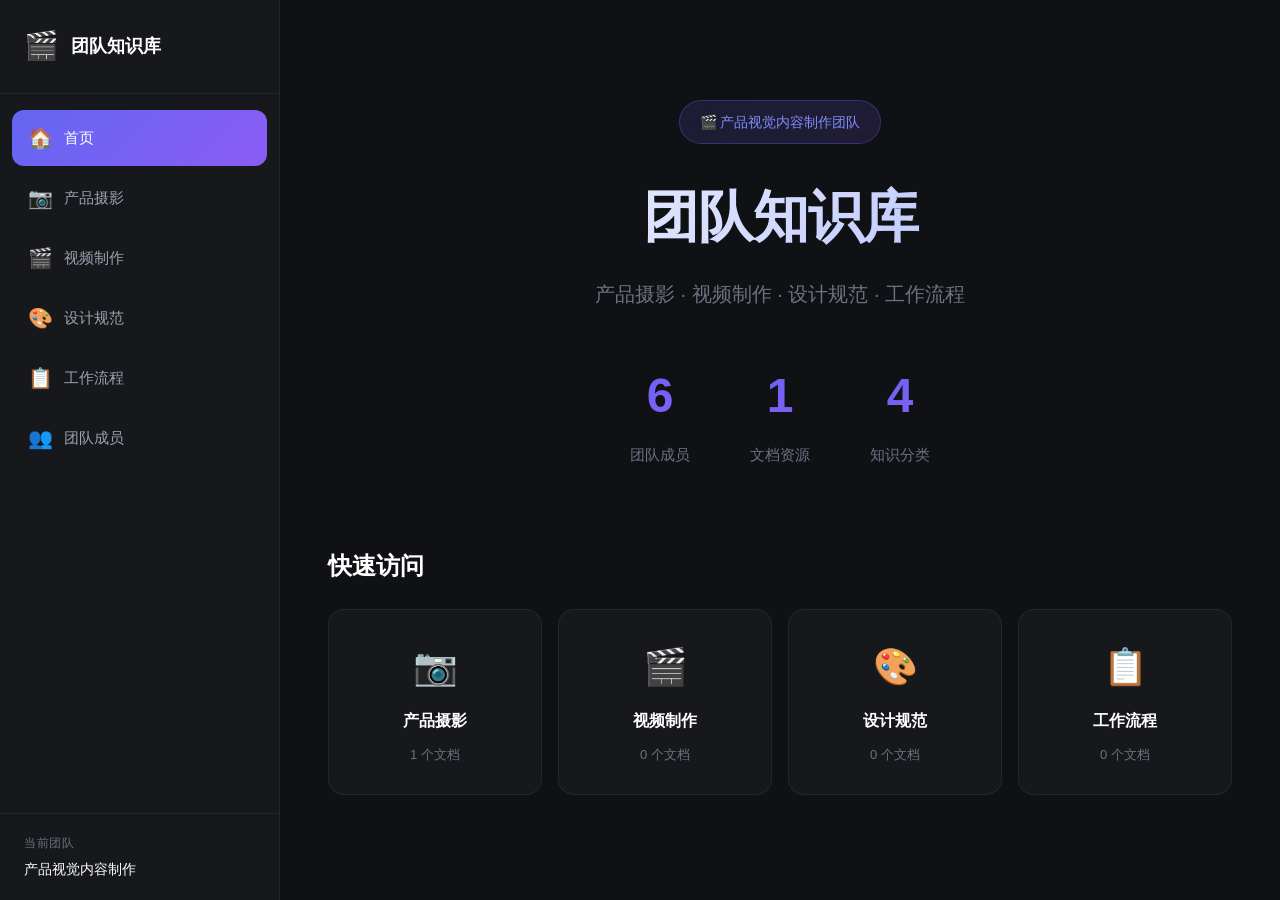
<file: index.html>
<!DOCTYPE html>
<html lang="zh-CN">
<head>
    <meta charset="UTF-8">
    <meta name="viewport" content="width=device-width, initial-scale=1.0">
    <title>产品视觉内容制作团队 - 知识库</title>
    <style>
        * {
            margin: 0;
            padding: 0;
            box-sizing: border-box;
        }

        :root {
            --bg-primary: #0F1115;
            --bg-secondary: rgba(255, 255, 255, 0.03);
            --bg-tertiary: rgba(255, 255, 255, 0.05);
            --border-color: rgba(255, 255, 255, 0.06);
            --text-primary: #ffffff;
            --text-secondary: #9CA3AF;
            --text-muted: #6B7280;
            --accent-primary: #6366F1;
            --accent-secondary: #8B5CF6;
            --radius: 16px;
            --radius-sm: 12px;
        }

        body {
            font-family: -apple-system, BlinkMacSystemFont, 'Inter', 'SF Pro Display', 'Segoe UI', 'PingFang SC', sans-serif;
            background: var(--bg-primary);
            color: var(--text-primary);
            line-height: 1.6;
            -webkit-font-smoothing: antialiased;
        }

        .app {
            display: flex;
            min-height: 100vh;
        }

        /* Sidebar */
        .sidebar {
            width: 280px;
            background: var(--bg-secondary);
            border-right: 1px solid var(--border-color);
            display: flex;
            flex-direction: column;
            position: fixed;
            height: 100vh;
            left: 0;
            top: 0;
        }

        .sidebar-header {
            padding: 24px;
            border-bottom: 1px solid var(--border-color);
        }

        .logo {
            display: flex;
            align-items: center;
            gap: 12px;
        }

        .logo-icon {
            font-size: 28px;
        }

        .logo-text {
            font-size: 18px;
            font-weight: 600;
            color: var(--text-primary);
        }

        .sidebar-nav {
            flex: 1;
            padding: 16px 12px;
            display: flex;
            flex-direction: column;
            gap: 4px;
        }

        .nav-item {
            display: flex;
            align-items: center;
            gap: 12px;
            padding: 12px 16px;
            border-radius: var(--radius-sm);
            background: transparent;
            border: none;
            color: var(--text-secondary);
            font-size: 15px;
            font-weight: 500;
            cursor: pointer;
            transition: all 0.2s ease;
            text-align: left;
            text-decoration: none;
        }

        .nav-item:hover {
            background: var(--bg-tertiary);
            color: var(--text-primary);
        }

        .nav-item.active {
            background: linear-gradient(135deg, #6366F1 0%, #8B5CF6 100%);
            color: white;
        }

        .nav-icon {
            font-size: 20px;
            width: 24px;
            text-align: center;
        }

        .sidebar-footer {
            padding: 20px 24px;
            border-top: 1px solid var(--border-color);
        }

        .team-info {
            display: flex;
            flex-direction: column;
            gap: 4px;
        }

        .team-label {
            font-size: 12px;
            color: var(--text-muted);
            text-transform: uppercase;
            letter-spacing: 0.5px;
        }

        .team-name {
            font-size: 14px;
            font-weight: 500;
            color: var(--text-primary);
        }

        /* Main Content */
        .main-content {
            flex: 1;
            margin-left: 280px;
            padding: 40px 48px;
        }

        /* Hero */
        .hero {
            text-align: center;
            padding: 60px 0 80px;
        }

        .hero-badge {
            display: inline-flex;
            align-items: center;
            gap: 8px;
            background: linear-gradient(135deg, rgba(99, 102, 241, 0.15) 0%, rgba(139, 92, 246, 0.15) 100%);
            border: 1px solid rgba(99, 102, 241, 0.3);
            border-radius: 100px;
            padding: 10px 20px;
            font-size: 14px;
            font-weight: 500;
            color: #818CF8;
            margin-bottom: 28px;
        }

        .hero h1 {
            font-size: 56px;
            font-weight: 700;
            background: linear-gradient(135deg, #fff 0%, #A5B4FC 100%);
            -webkit-background-clip: text;
            -webkit-text-fill-color: transparent;
            background-clip: text;
            margin-bottom: 16px;
            letter-spacing: -1px;
        }

        .hero-subtitle {
            font-size: 20px;
            color: var(--text-muted);
            margin-bottom: 48px;
        }

        .hero-stats {
            display: flex;
            justify-content: center;
            gap: 60px;
        }

        .stat {
            display: flex;
            flex-direction: column;
            align-items: center;
            gap: 8px;
        }

        .stat-number {
            font-size: 48px;
            font-weight: 700;
            background: linear-gradient(135deg, #6366F1 0%, #8B5CF6 100%);
            -webkit-background-clip: text;
            -webkit-text-fill-color: transparent;
            background-clip: text;
        }

        .stat-label {
            font-size: 15px;
            color: var(--text-muted);
        }

        /* Quick Access */
        .quick-access {
            margin-bottom: 60px;
        }

        .quick-access h2 {
            font-size: 24px;
            font-weight: 600;
            margin-bottom: 24px;
            color: var(--text-primary);
        }

        .quick-grid {
            display: grid;
            grid-template-columns: repeat(4, 1fr);
            gap: 16px;
        }

        .quick-card {
            background: var(--bg-secondary);
            border: 1px solid var(--border-color);
            border-radius: var(--radius);
            padding: 28px 24px;
            display: flex;
            flex-direction: column;
            align-items: center;
            gap: 12px;
            cursor: pointer;
            transition: all 0.2s ease;
            text-decoration: none;
            color: inherit;
        }

        .quick-card:hover {
            background: var(--bg-tertiary);
            border-color: rgba(99, 102, 241, 0.3);
            transform: translateY(-2px);
        }

        .quick-icon {
            font-size: 36px;
        }

        .quick-name {
            font-size: 16px;
            font-weight: 600;
            color: var(--text-primary);
        }

        .quick-count {
            font-size: 13px;
            color: var(--text-muted);
        }

        /* Section Content */
        .section-content {
            display: none;
        }

        .section-content.active {
            display: block;
        }

        .section-header {
            display: flex;
            align-items: center;
            gap: 16px;
            margin-bottom: 40px;
            padding-bottom: 24px;
            border-bottom: 1px solid var(--border-color);
        }

        .section-icon {
            font-size: 36px;
        }

        .section-header h1 {
            font-size: 36px;
            font-weight: 700;
            color: var(--text-primary);
        }

        /* Document Grid */
        .document-grid {
            display: grid;
            grid-template-columns: repeat(2, 1fr);
            gap: 20px;
        }

        .document-card {
            background: var(--bg-secondary);
            border: 1px solid var(--border-color);
            border-radius: var(--radius);
            padding: 28px;
            text-decoration: none;
            color: inherit;
            transition: all 0.2s ease;
            display: flex;
            flex-direction: column;
        }

        .document-card:hover {
            background: var(--bg-tertiary);
            border-color: rgba(99, 102, 241, 0.3);
            transform: translateY(-2px);
        }

        .doc-header {
            display: flex;
            justify-content: space-between;
            align-items: center;
            margin-bottom: 16px;
        }

        .doc-type {
            font-size: 12px;
            font-weight: 600;
            color: #818CF8;
            background: rgba(99, 102, 241, 0.1);
            padding: 4px 10px;
            border-radius: 6px;
        }

        .doc-date {
            font-size: 13px;
            color: var(--text-muted);
        }

        .doc-title {
            font-size: 18px;
            font-weight: 600;
            color: var(--text-primary);
            margin-bottom: 20px;
            line-height: 1.5;
            flex: 1;
        }

        .doc-footer {
            margin-top: auto;
        }

        .doc-action {
            font-size: 14px;
            font-weight: 500;
            color: #818CF8;
        }

        .document-card:hover .doc-action {
            color: #A5B4FC;
        }

        /* Empty State */
        .empty-state {
            text-align: center;
            padding: 80px 40px;
            background: var(--bg-secondary);
            border: 1px solid var(--border-color);
            border-radius: var(--radius);
        }

        .empty-icon {
            font-size: 64px;
            margin-bottom: 20px;
            display: block;
        }

        .empty-state p {
            font-size: 18px;
            color: var(--text-secondary);
            margin-bottom: 8px;
        }

        .empty-hint {
            font-size: 14px;
            color: var(--text-muted);
        }

        /* Responsive */
        @media (max-width: 1200px) {
            .quick-grid {
                grid-template-columns: repeat(2, 1fr);
            }
            
            .document-grid {
                grid-template-columns: 1fr;
            }
        }

        @media (max-width: 768px) {
            .sidebar {
                width: 100%;
                position: relative;
                height: auto;
            }
            
            .main-content {
                margin-left: 0;
            }
            
            .app {
                flex-direction: column;
            }
            
            .hero h1 {
                font-size: 36px;
            }
            
            .hero-stats {
                flex-direction: column;
                gap: 24px;
            }
            
            .quick-grid {
                grid-template-columns: 1fr;
            }
        }
    </style>
</head>
<body>
    <div class="app">
        <aside class="sidebar">
            <div class="sidebar-header">
                <div class="logo">
                    <span class="logo-icon">🎬</span>
                    <span class="logo-text">团队知识库</span>
                </div>
            </div>
            <nav class="sidebar-nav">
                <a href="#home" class="nav-item active" data-section="home">
                    <span class="nav-icon">🏠</span>
                    <span class="nav-text">首页</span>
                </a>
                <a href="#photography" class="nav-item" data-section="photography">
                    <span class="nav-icon">📷</span>
                    <span class="nav-text">产品摄影</span>
                </a>
                <a href="#video" class="nav-item" data-section="video">
                    <span class="nav-icon">🎬</span>
                    <span class="nav-text">视频制作</span>
                </a>
                <a href="#design" class="nav-item" data-section="design">
                    <span class="nav-icon">🎨</span>
                    <span class="nav-text">设计规范</span>
                </a>
                <a href="#workflow" class="nav-item" data-section="workflow">
                    <span class="nav-icon">📋</span>
                    <span class="nav-text">工作流程</span>
                </a>
                <a href="#team" class="nav-item" data-section="team">
                    <span class="nav-icon">👥</span>
                    <span class="nav-text">团队成员</span>
                </a>
            </nav>
            <div class="sidebar-footer">
                <div class="team-info">
                    <span class="team-label">当前团队</span>
                    <span class="team-name">产品视觉内容制作</span>
                </div>
            </div>
        </aside>

        <main class="main-content">
            <!-- Home Section -->
            <div id="home" class="section-content active">
                <div class="hero">
                    <div class="hero-badge">🎬 产品视觉内容制作团队</div>
                    <h1>团队知识库</h1>
                    <p class="hero-subtitle">产品摄影 · 视频制作 · 设计规范 · 工作流程</p>
                    <div class="hero-stats">
                        <div class="stat">
                            <span class="stat-number">6</span>
                            <span class="stat-label">团队成员</span>
                        </div>
                        <div class="stat">
                            <span class="stat-number">1</span>
                            <span class="stat-label">文档资源</span>
                        </div>
                        <div class="stat">
                            <span class="stat-number">4</span>
                            <span class="stat-label">知识分类</span>
                        </div>
                    </div>
                </div>

                <div class="quick-access">
                    <h2>快速访问</h2>
                    <div class="quick-grid">
                        <a href="#photography" class="quick-card" onclick="showSection('photography')">
                            <span class="quick-icon">📷</span>
                            <span class="quick-name">产品摄影</span>
                            <span class="quick-count">1 个文档</span>
                        </a>
                        <a href="#video" class="quick-card" onclick="showSection('video')">
                            <span class="quick-icon">🎬</span>
                            <span class="quick-name">视频制作</span>
                            <span class="quick-count">0 个文档</span>
                        </a>
                        <a href="#design" class="quick-card" onclick="showSection('design')">
                            <span class="quick-icon">🎨</span>
                            <span class="quick-name">设计规范</span>
                            <span class="quick-count">0 个文档</span>
                        </a>
                        <a href="#workflow" class="quick-card" onclick="showSection('workflow')">
                            <span class="quick-icon">📋</span>
                            <span class="quick-name">工作流程</span>
                            <span class="quick-count">0 个文档</span>
                        </a>
                    </div>
                </div>
            </div>

            <!-- Photography Section -->
            <div id="photography" class="section-content">
                <div class="section-header">
                    <span class="section-icon">📷</span>
                    <h1>产品摄影</h1>
                </div>
                <div class="document-grid">
                    <a href="./docs/eos-rp-guide.html" class="document-card" target="_blank">
                        <div class="doc-header">
                            <span class="doc-type">拍摄指南</span>
                            <span class="doc-date">2026-04-14</span>
                        </div>
                        <h3 class="doc-title">EOS RP M档产品拍摄操作指南</h3>
                        <div class="doc-footer">
                            <span class="doc-action">查看文档 →</span>
                        </div>
                    </a>
                </div>
            </div>

            <!-- Video Section -->
            <div id="video" class="section-content">
                <div class="section-header">
                    <span class="section-icon">🎬</span>
                    <h1>视频制作</h1>
                </div>
                <div class="empty-state">
                    <span class="empty-icon">📭</span>
                    <p>该分类暂无文档</p>
                    <span class="empty-hint">文档将在此自动显示</span>
                </div>
            </div>

            <!-- Design Section -->
            <div id="design" class="section-content">
                <div class="section-header">
                    <span class="section-icon">🎨</span>
                    <h1>设计规范</h1>
                </div>
                <div class="empty-state">
                    <span class="empty-icon">📭</span>
                    <p>该分类暂无文档</p>
                    <span class="empty-hint">文档将在此自动显示</span>
                </div>
            </div>

            <!-- Workflow Section -->
            <div id="workflow" class="section-content">
                <div class="section-header">
                    <span class="section-icon">📋</span>
                    <h1>工作流程</h1>
                </div>
                <div class="empty-state">
                    <span class="empty-icon">📭</span>
                    <p>该分类暂无文档</p>
                    <span class="empty-hint">文档将在此自动显示</span>
                </div>
            </div>

            <!-- Team Section -->
            <div id="team" class="section-content">
                <div class="section-header">
                    <span class="section-icon">👥</span>
                    <h1>团队成员</h1>
                </div>
                <div class="document-grid">
                    <a href="./docs/team-members.html" class="document-card" target="_blank">
                        <div class="doc-header">
                            <span class="doc-type">团队介绍</span>
                            <span class="doc-date">2026-04-14</span>
                        </div>
                        <h3 class="doc-title">团队成员介绍</h3>
                        <div class="doc-footer">
                            <span class="doc-action">查看详情 →</span>
                        </div>
                    </a>
                </div>
            </div>
        </main>
    </div>

    <script>
        function showSection(sectionId) {
            // Hide all sections
            document.querySelectorAll('.section-content').forEach(section => {
                section.classList.remove('active');
            });
            
            // Show selected section
            document.getElementById(sectionId).classList.add('active');
            
            // Update nav active state
            document.querySelectorAll('.nav-item').forEach(item => {
                item.classList.remove('active');
                if (item.dataset.section === sectionId) {
                    item.classList.add('active');
                }
            });
            
            // Update URL hash
            window.location.hash = sectionId;
        }

        // Handle nav clicks
        document.querySelectorAll('.nav-item').forEach(item => {
            item.addEventListener('click', (e) => {
                e.preventDefault();
                const sectionId = item.dataset.section;
                showSection(sectionId);
            });
        });

        // Handle initial hash
        if (window.location.hash) {
            const sectionId = window.location.hash.slice(1);
            showSection(sectionId);
        }
    </script>
</body>
</html>
</file>
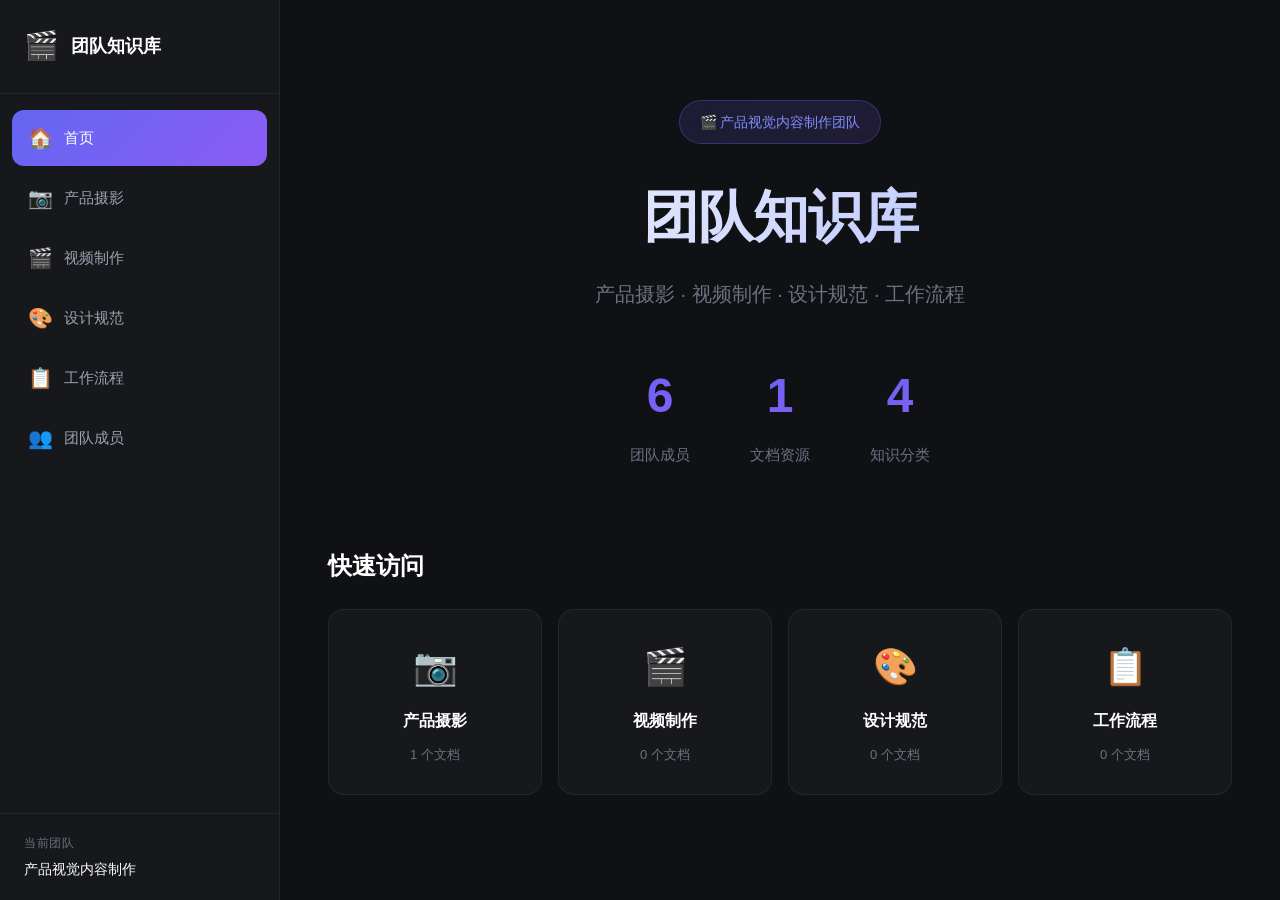
<file: team-website-deploy/index.html>
<!DOCTYPE html>
<html lang="zh-CN">
<head>
    <meta charset="UTF-8">
    <meta name="viewport" content="width=device-width, initial-scale=1.0">
    <title>产品视觉内容制作团队 - 知识库</title>
    <style>
        * {
            margin: 0;
            padding: 0;
            box-sizing: border-box;
        }

        :root {
            --bg-primary: #0F1115;
            --bg-secondary: rgba(255, 255, 255, 0.03);
            --bg-tertiary: rgba(255, 255, 255, 0.05);
            --border-color: rgba(255, 255, 255, 0.06);
            --text-primary: #ffffff;
            --text-secondary: #9CA3AF;
            --text-muted: #6B7280;
            --accent-primary: #6366F1;
            --accent-secondary: #8B5CF6;
            --radius: 16px;
            --radius-sm: 12px;
        }

        body {
            font-family: -apple-system, BlinkMacSystemFont, 'Inter', 'SF Pro Display', 'Segoe UI', 'PingFang SC', sans-serif;
            background: var(--bg-primary);
            color: var(--text-primary);
            line-height: 1.6;
            -webkit-font-smoothing: antialiased;
        }

        .app {
            display: flex;
            min-height: 100vh;
        }

        /* Sidebar */
        .sidebar {
            width: 280px;
            background: var(--bg-secondary);
            border-right: 1px solid var(--border-color);
            display: flex;
            flex-direction: column;
            position: fixed;
            height: 100vh;
            left: 0;
            top: 0;
        }

        .sidebar-header {
            padding: 24px;
            border-bottom: 1px solid var(--border-color);
        }

        .logo {
            display: flex;
            align-items: center;
            gap: 12px;
        }

        .logo-icon {
            font-size: 28px;
        }

        .logo-text {
            font-size: 18px;
            font-weight: 600;
            color: var(--text-primary);
        }

        .sidebar-nav {
            flex: 1;
            padding: 16px 12px;
            display: flex;
            flex-direction: column;
            gap: 4px;
        }

        .nav-item {
            display: flex;
            align-items: center;
            gap: 12px;
            padding: 12px 16px;
            border-radius: var(--radius-sm);
            background: transparent;
            border: none;
            color: var(--text-secondary);
            font-size: 15px;
            font-weight: 500;
            cursor: pointer;
            transition: all 0.2s ease;
            text-align: left;
            text-decoration: none;
        }

        .nav-item:hover {
            background: var(--bg-tertiary);
            color: var(--text-primary);
        }

        .nav-item.active {
            background: linear-gradient(135deg, #6366F1 0%, #8B5CF6 100%);
            color: white;
        }

        .nav-icon {
            font-size: 20px;
            width: 24px;
            text-align: center;
        }

        .sidebar-footer {
            padding: 20px 24px;
            border-top: 1px solid var(--border-color);
        }

        .team-info {
            display: flex;
            flex-direction: column;
            gap: 4px;
        }

        .team-label {
            font-size: 12px;
            color: var(--text-muted);
            text-transform: uppercase;
            letter-spacing: 0.5px;
        }

        .team-name {
            font-size: 14px;
            font-weight: 500;
            color: var(--text-primary);
        }

        /* Main Content */
        .main-content {
            flex: 1;
            margin-left: 280px;
            padding: 40px 48px;
        }

        /* Hero */
        .hero {
            text-align: center;
            padding: 60px 0 80px;
        }

        .hero-badge {
            display: inline-flex;
            align-items: center;
            gap: 8px;
            background: linear-gradient(135deg, rgba(99, 102, 241, 0.15) 0%, rgba(139, 92, 246, 0.15) 100%);
            border: 1px solid rgba(99, 102, 241, 0.3);
            border-radius: 100px;
            padding: 10px 20px;
            font-size: 14px;
            font-weight: 500;
            color: #818CF8;
            margin-bottom: 28px;
        }

        .hero h1 {
            font-size: 56px;
            font-weight: 700;
            background: linear-gradient(135deg, #fff 0%, #A5B4FC 100%);
            -webkit-background-clip: text;
            -webkit-text-fill-color: transparent;
            background-clip: text;
            margin-bottom: 16px;
            letter-spacing: -1px;
        }

        .hero-subtitle {
            font-size: 20px;
            color: var(--text-muted);
            margin-bottom: 48px;
        }

        .hero-stats {
            display: flex;
            justify-content: center;
            gap: 60px;
        }

        .stat {
            display: flex;
            flex-direction: column;
            align-items: center;
            gap: 8px;
        }

        .stat-number {
            font-size: 48px;
            font-weight: 700;
            background: linear-gradient(135deg, #6366F1 0%, #8B5CF6 100%);
            -webkit-background-clip: text;
            -webkit-text-fill-color: transparent;
            background-clip: text;
        }

        .stat-label {
            font-size: 15px;
            color: var(--text-muted);
        }

        /* Quick Access */
        .quick-access {
            margin-bottom: 60px;
        }

        .quick-access h2 {
            font-size: 24px;
            font-weight: 600;
            margin-bottom: 24px;
            color: var(--text-primary);
        }

        .quick-grid {
            display: grid;
            grid-template-columns: repeat(4, 1fr);
            gap: 16px;
        }

        .quick-card {
            background: var(--bg-secondary);
            border: 1px solid var(--border-color);
            border-radius: var(--radius);
            padding: 28px 24px;
            display: flex;
            flex-direction: column;
            align-items: center;
            gap: 12px;
            cursor: pointer;
            transition: all 0.2s ease;
            text-decoration: none;
            color: inherit;
        }

        .quick-card:hover {
            background: var(--bg-tertiary);
            border-color: rgba(99, 102, 241, 0.3);
            transform: translateY(-2px);
        }

        .quick-icon {
            font-size: 36px;
        }

        .quick-name {
            font-size: 16px;
            font-weight: 600;
            color: var(--text-primary);
        }

        .quick-count {
            font-size: 13px;
            color: var(--text-muted);
        }

        /* Section Content */
        .section-content {
            display: none;
        }

        .section-content.active {
            display: block;
        }

        .section-header {
            display: flex;
            align-items: center;
            gap: 16px;
            margin-bottom: 40px;
            padding-bottom: 24px;
            border-bottom: 1px solid var(--border-color);
        }

        .section-icon {
            font-size: 36px;
        }

        .section-header h1 {
            font-size: 36px;
            font-weight: 700;
            color: var(--text-primary);
        }

        /* Document Grid */
        .document-grid {
            display: grid;
            grid-template-columns: repeat(2, 1fr);
            gap: 20px;
        }

        .document-card {
            background: var(--bg-secondary);
            border: 1px solid var(--border-color);
            border-radius: var(--radius);
            padding: 28px;
            text-decoration: none;
            color: inherit;
            transition: all 0.2s ease;
            display: flex;
            flex-direction: column;
        }

        .document-card:hover {
            background: var(--bg-tertiary);
            border-color: rgba(99, 102, 241, 0.3);
            transform: translateY(-2px);
        }

        .doc-header {
            display: flex;
            justify-content: space-between;
            align-items: center;
            margin-bottom: 16px;
        }

        .doc-type {
            font-size: 12px;
            font-weight: 600;
            color: #818CF8;
            background: rgba(99, 102, 241, 0.1);
            padding: 4px 10px;
            border-radius: 6px;
        }

        .doc-date {
            font-size: 13px;
            color: var(--text-muted);
        }

        .doc-title {
            font-size: 18px;
            font-weight: 600;
            color: var(--text-primary);
            margin-bottom: 20px;
            line-height: 1.5;
            flex: 1;
        }

        .doc-footer {
            margin-top: auto;
        }

        .doc-action {
            font-size: 14px;
            font-weight: 500;
            color: #818CF8;
        }

        .document-card:hover .doc-action {
            color: #A5B4FC;
        }

        /* Empty State */
        .empty-state {
            text-align: center;
            padding: 80px 40px;
            background: var(--bg-secondary);
            border: 1px solid var(--border-color);
            border-radius: var(--radius);
        }

        .empty-icon {
            font-size: 64px;
            margin-bottom: 20px;
            display: block;
        }

        .empty-state p {
            font-size: 18px;
            color: var(--text-secondary);
            margin-bottom: 8px;
        }

        .empty-hint {
            font-size: 14px;
            color: var(--text-muted);
        }

        /* Responsive */
        @media (max-width: 1200px) {
            .quick-grid {
                grid-template-columns: repeat(2, 1fr);
            }
            
            .document-grid {
                grid-template-columns: 1fr;
            }
        }

        @media (max-width: 768px) {
            .sidebar {
                width: 100%;
                position: relative;
                height: auto;
            }
            
            .main-content {
                margin-left: 0;
            }
            
            .app {
                flex-direction: column;
            }
            
            .hero h1 {
                font-size: 36px;
            }
            
            .hero-stats {
                flex-direction: column;
                gap: 24px;
            }
            
            .quick-grid {
                grid-template-columns: 1fr;
            }
        }
    </style>
</head>
<body>
    <div class="app">
        <aside class="sidebar">
            <div class="sidebar-header">
                <div class="logo">
                    <span class="logo-icon">🎬</span>
                    <span class="logo-text">团队知识库</span>
                </div>
            </div>
            <nav class="sidebar-nav">
                <a href="#home" class="nav-item active" data-section="home">
                    <span class="nav-icon">🏠</span>
                    <span class="nav-text">首页</span>
                </a>
                <a href="#photography" class="nav-item" data-section="photography">
                    <span class="nav-icon">📷</span>
                    <span class="nav-text">产品摄影</span>
                </a>
                <a href="#video" class="nav-item" data-section="video">
                    <span class="nav-icon">🎬</span>
                    <span class="nav-text">视频制作</span>
                </a>
                <a href="#design" class="nav-item" data-section="design">
                    <span class="nav-icon">🎨</span>
                    <span class="nav-text">设计规范</span>
                </a>
                <a href="#workflow" class="nav-item" data-section="workflow">
                    <span class="nav-icon">📋</span>
                    <span class="nav-text">工作流程</span>
                </a>
                <a href="#team" class="nav-item" data-section="team">
                    <span class="nav-icon">👥</span>
                    <span class="nav-text">团队成员</span>
                </a>
            </nav>
            <div class="sidebar-footer">
                <div class="team-info">
                    <span class="team-label">当前团队</span>
                    <span class="team-name">产品视觉内容制作</span>
                </div>
            </div>
        </aside>

        <main class="main-content">
            <!-- Home Section -->
            <div id="home" class="section-content active">
                <div class="hero">
                    <div class="hero-badge">🎬 产品视觉内容制作团队</div>
                    <h1>团队知识库</h1>
                    <p class="hero-subtitle">产品摄影 · 视频制作 · 设计规范 · 工作流程</p>
                    <div class="hero-stats">
                        <div class="stat">
                            <span class="stat-number">6</span>
                            <span class="stat-label">团队成员</span>
                        </div>
                        <div class="stat">
                            <span class="stat-number">1</span>
                            <span class="stat-label">文档资源</span>
                        </div>
                        <div class="stat">
                            <span class="stat-number">4</span>
                            <span class="stat-label">知识分类</span>
                        </div>
                    </div>
                </div>

                <div class="quick-access">
                    <h2>快速访问</h2>
                    <div class="quick-grid">
                        <a href="#photography" class="quick-card" onclick="showSection('photography')">
                            <span class="quick-icon">📷</span>
                            <span class="quick-name">产品摄影</span>
                            <span class="quick-count">1 个文档</span>
                        </a>
                        <a href="#video" class="quick-card" onclick="showSection('video')">
                            <span class="quick-icon">🎬</span>
                            <span class="quick-name">视频制作</span>
                            <span class="quick-count">0 个文档</span>
                        </a>
                        <a href="#design" class="quick-card" onclick="showSection('design')">
                            <span class="quick-icon">🎨</span>
                            <span class="quick-name">设计规范</span>
                            <span class="quick-count">0 个文档</span>
                        </a>
                        <a href="#workflow" class="quick-card" onclick="showSection('workflow')">
                            <span class="quick-icon">📋</span>
                            <span class="quick-name">工作流程</span>
                            <span class="quick-count">0 个文档</span>
                        </a>
                    </div>
                </div>
            </div>

            <!-- Photography Section -->
            <div id="photography" class="section-content">
                <div class="section-header">
                    <span class="section-icon">📷</span>
                    <h1>产品摄影</h1>
                </div>
                <div class="document-grid">
                    <a href="./docs/eos-rp-guide.html" class="document-card" target="_blank">
                        <div class="doc-header">
                            <span class="doc-type">拍摄指南</span>
                            <span class="doc-date">2026-04-14</span>
                        </div>
                        <h3 class="doc-title">EOS RP M档产品拍摄操作指南</h3>
                        <div class="doc-footer">
                            <span class="doc-action">查看文档 →</span>
                        </div>
                    </a>
                </div>
            </div>

            <!-- Video Section -->
            <div id="video" class="section-content">
                <div class="section-header">
                    <span class="section-icon">🎬</span>
                    <h1>视频制作</h1>
                </div>
                <div class="empty-state">
                    <span class="empty-icon">📭</span>
                    <p>该分类暂无文档</p>
                    <span class="empty-hint">文档将在此自动显示</span>
                </div>
            </div>

            <!-- Design Section -->
            <div id="design" class="section-content">
                <div class="section-header">
                    <span class="section-icon">🎨</span>
                    <h1>设计规范</h1>
                </div>
                <div class="empty-state">
                    <span class="empty-icon">📭</span>
                    <p>该分类暂无文档</p>
                    <span class="empty-hint">文档将在此自动显示</span>
                </div>
            </div>

            <!-- Workflow Section -->
            <div id="workflow" class="section-content">
                <div class="section-header">
                    <span class="section-icon">📋</span>
                    <h1>工作流程</h1>
                </div>
                <div class="empty-state">
                    <span class="empty-icon">📭</span>
                    <p>该分类暂无文档</p>
                    <span class="empty-hint">文档将在此自动显示</span>
                </div>
            </div>

            <!-- Team Section -->
            <div id="team" class="section-content">
                <div class="section-header">
                    <span class="section-icon">👥</span>
                    <h1>团队成员</h1>
                </div>
                <div class="empty-state">
                    <span class="empty-icon">📭</span>
                    <p>角色卡片整理中</p>
                    <span class="empty-hint">团队成员信息将在此展示</span>
                </div>
            </div>
        </main>
    </div>

    <script>
        function showSection(sectionId) {
            // Hide all sections
            document.querySelectorAll('.section-content').forEach(section => {
                section.classList.remove('active');
            });
            
            // Show selected section
            document.getElementById(sectionId).classList.add('active');
            
            // Update nav active state
            document.querySelectorAll('.nav-item').forEach(item => {
                item.classList.remove('active');
                if (item.dataset.section === sectionId) {
                    item.classList.add('active');
                }
            });
            
            // Update URL hash
            window.location.hash = sectionId;
        }

        // Handle nav clicks
        document.querySelectorAll('.nav-item').forEach(item => {
            item.addEventListener('click', (e) => {
                e.preventDefault();
                const sectionId = item.dataset.section;
                showSection(sectionId);
            });
        });

        // Handle initial hash
        if (window.location.hash) {
            const sectionId = window.location.hash.slice(1);
            showSection(sectionId);
        }
    </script>
</body>
</html>
</file>
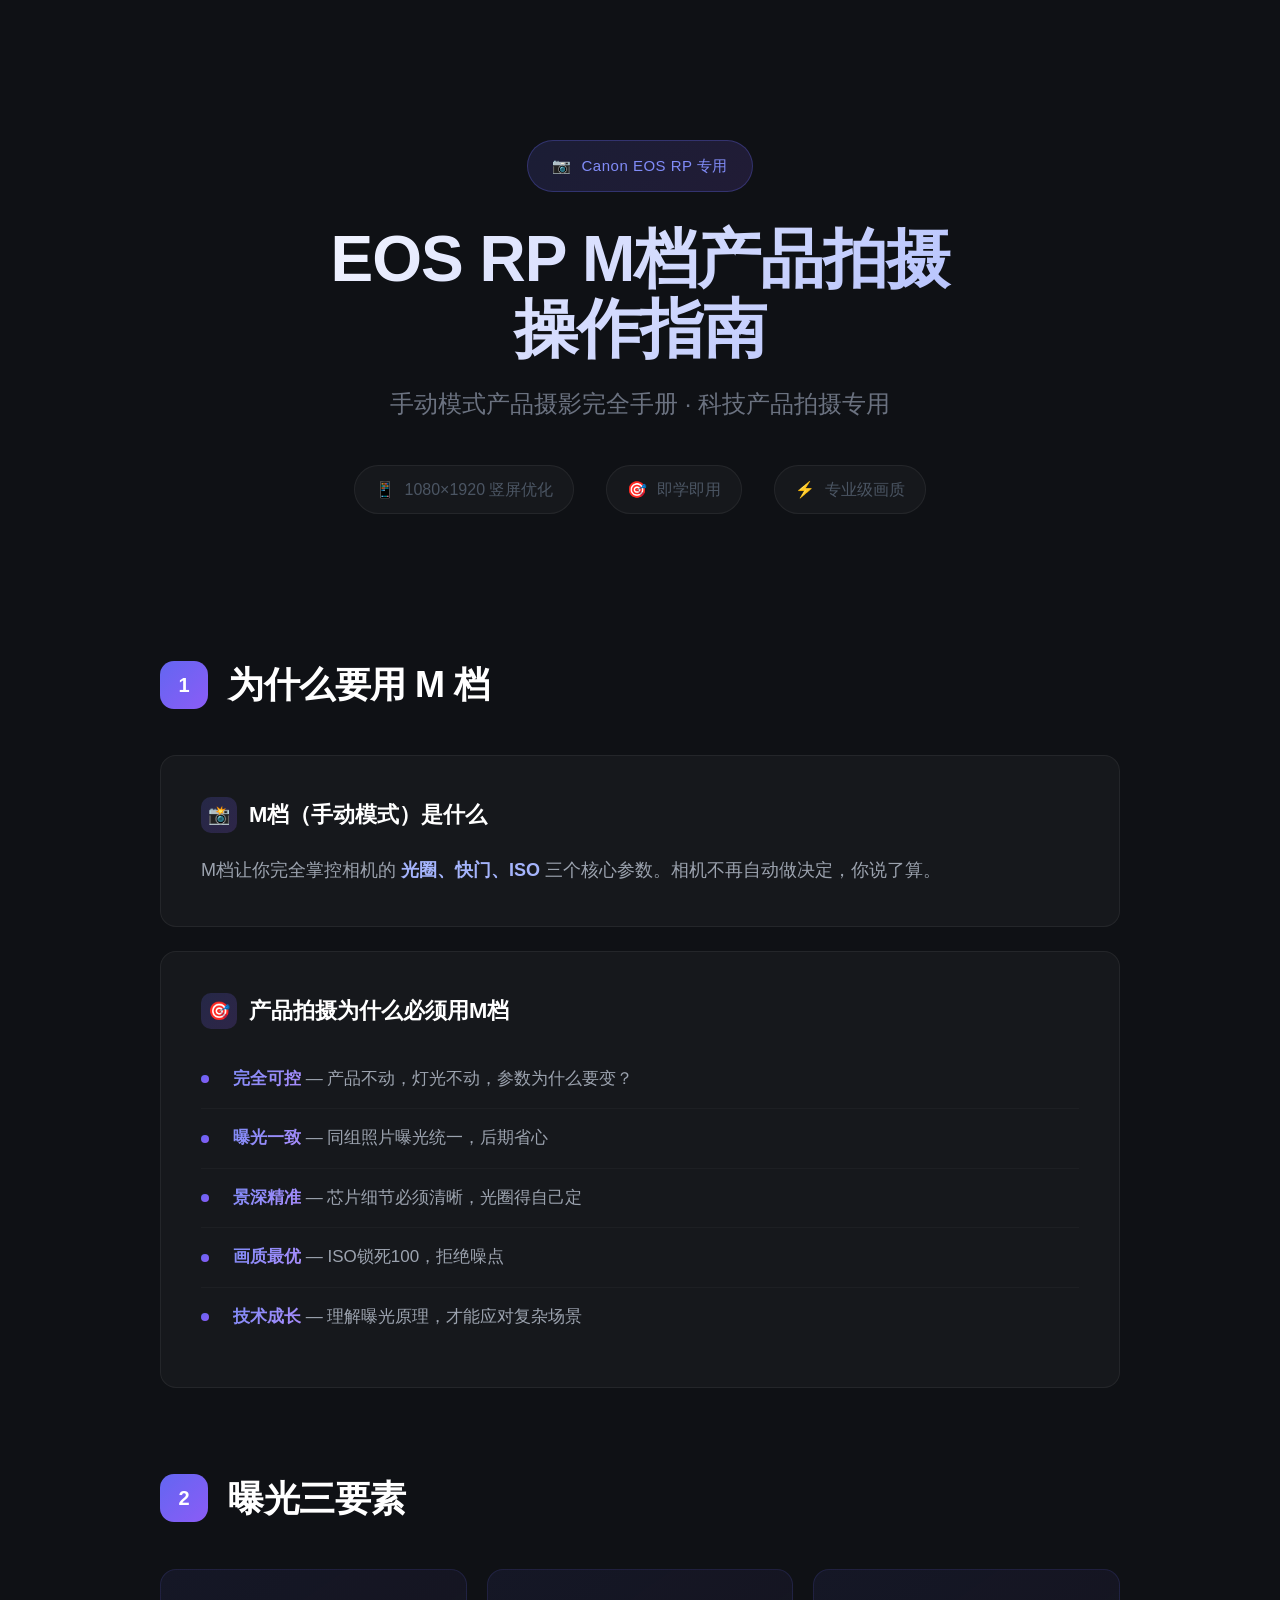
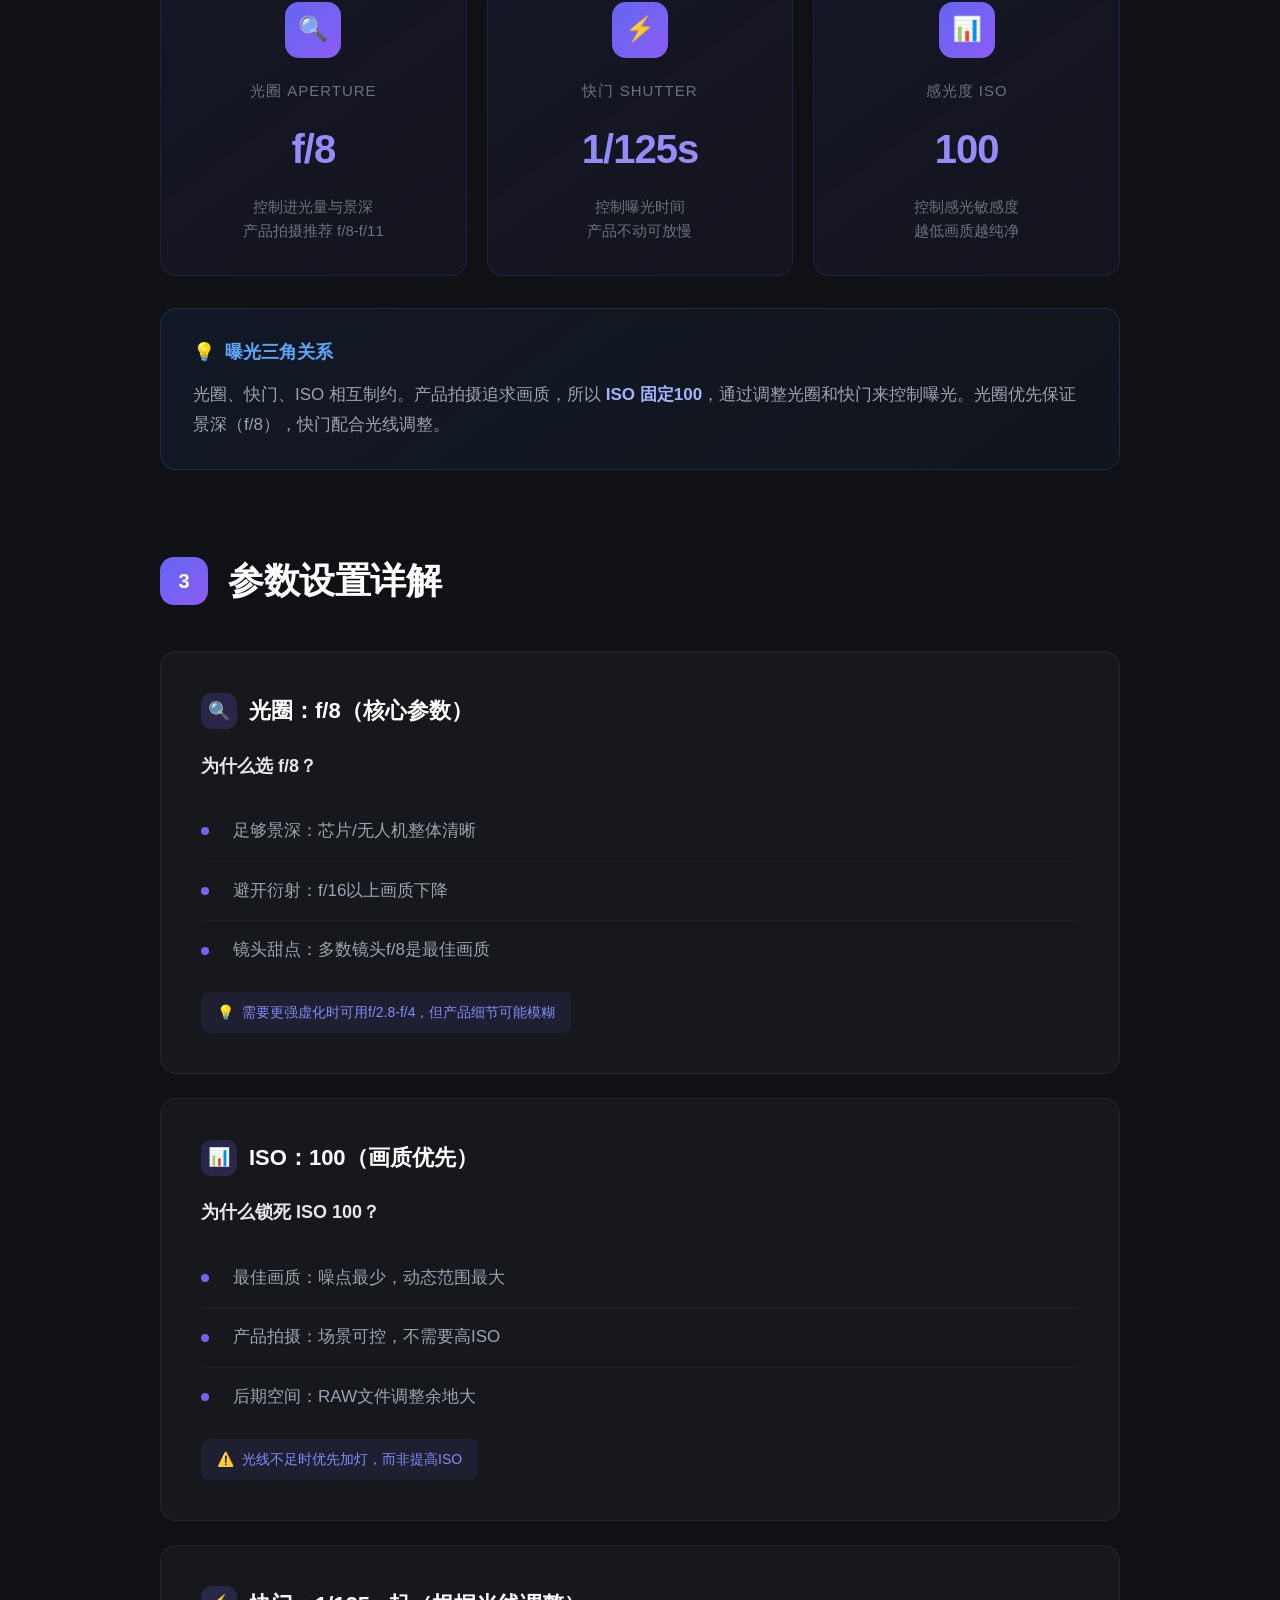
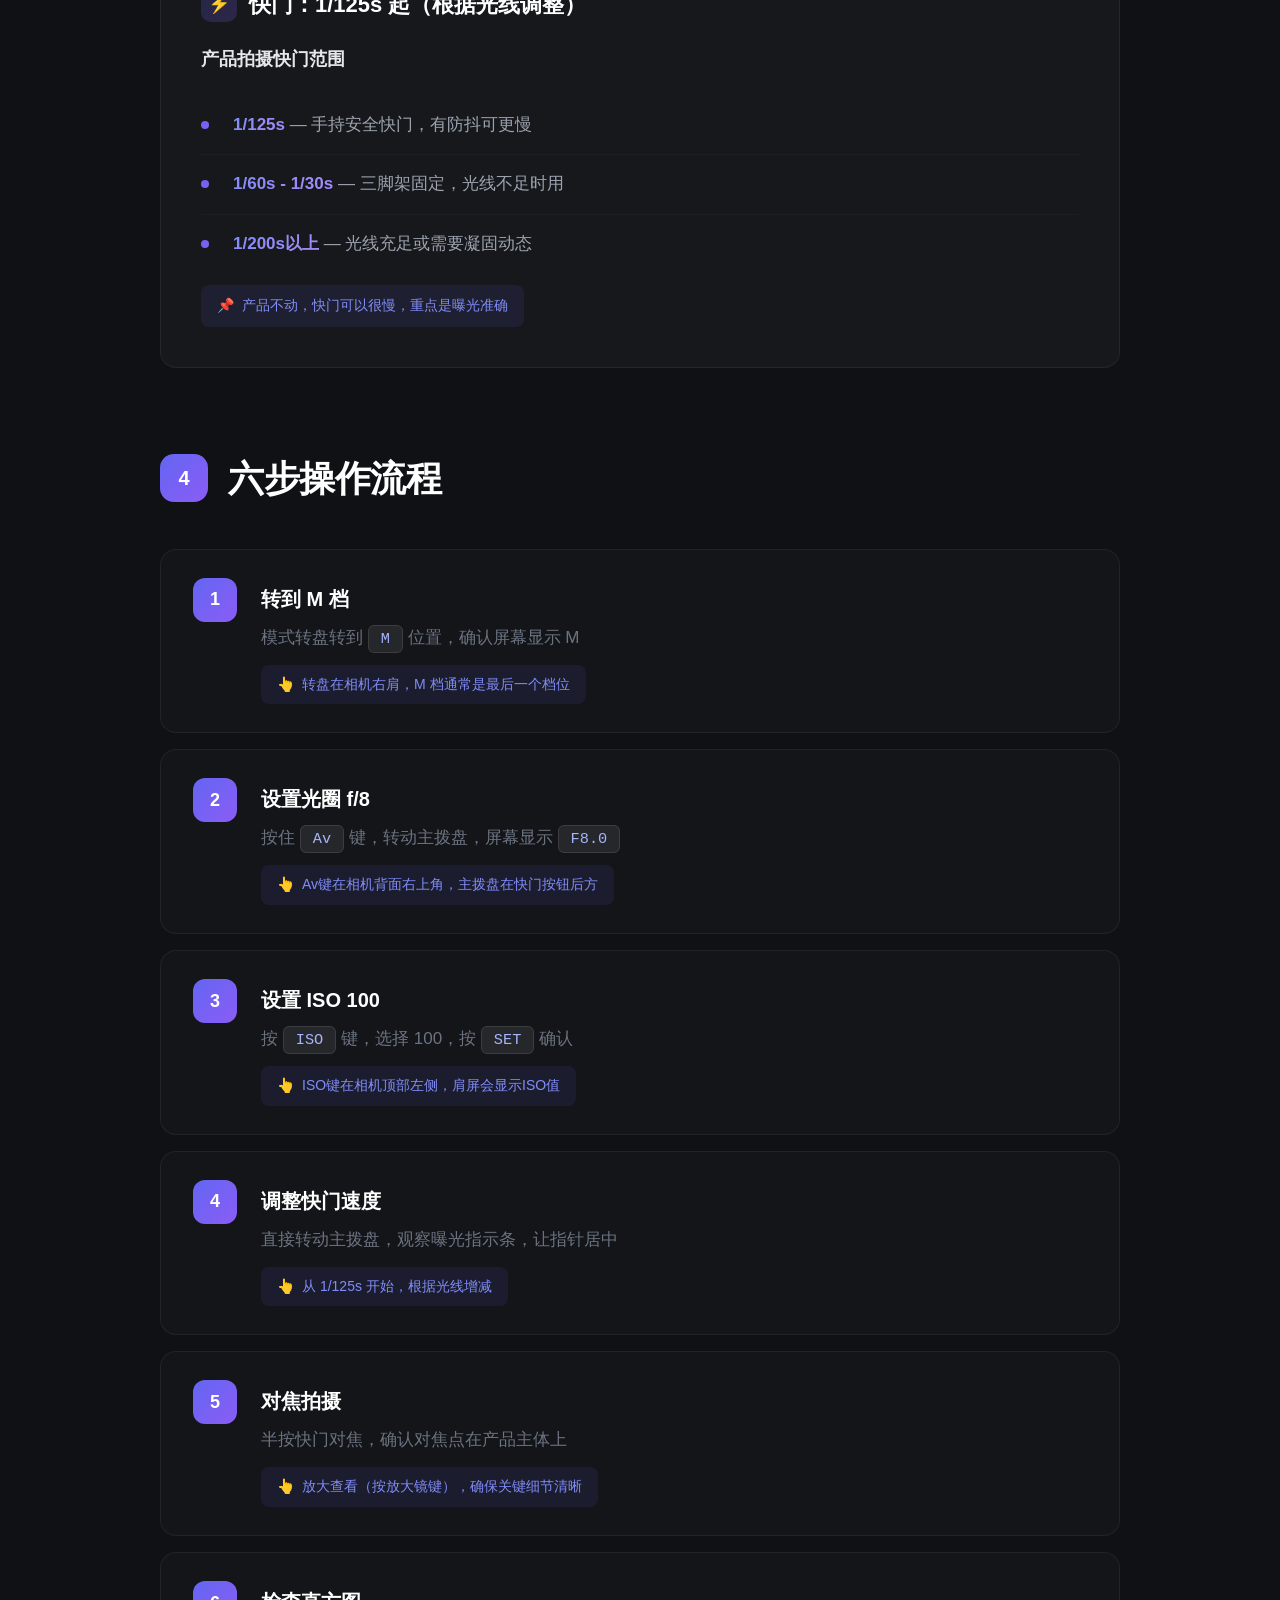
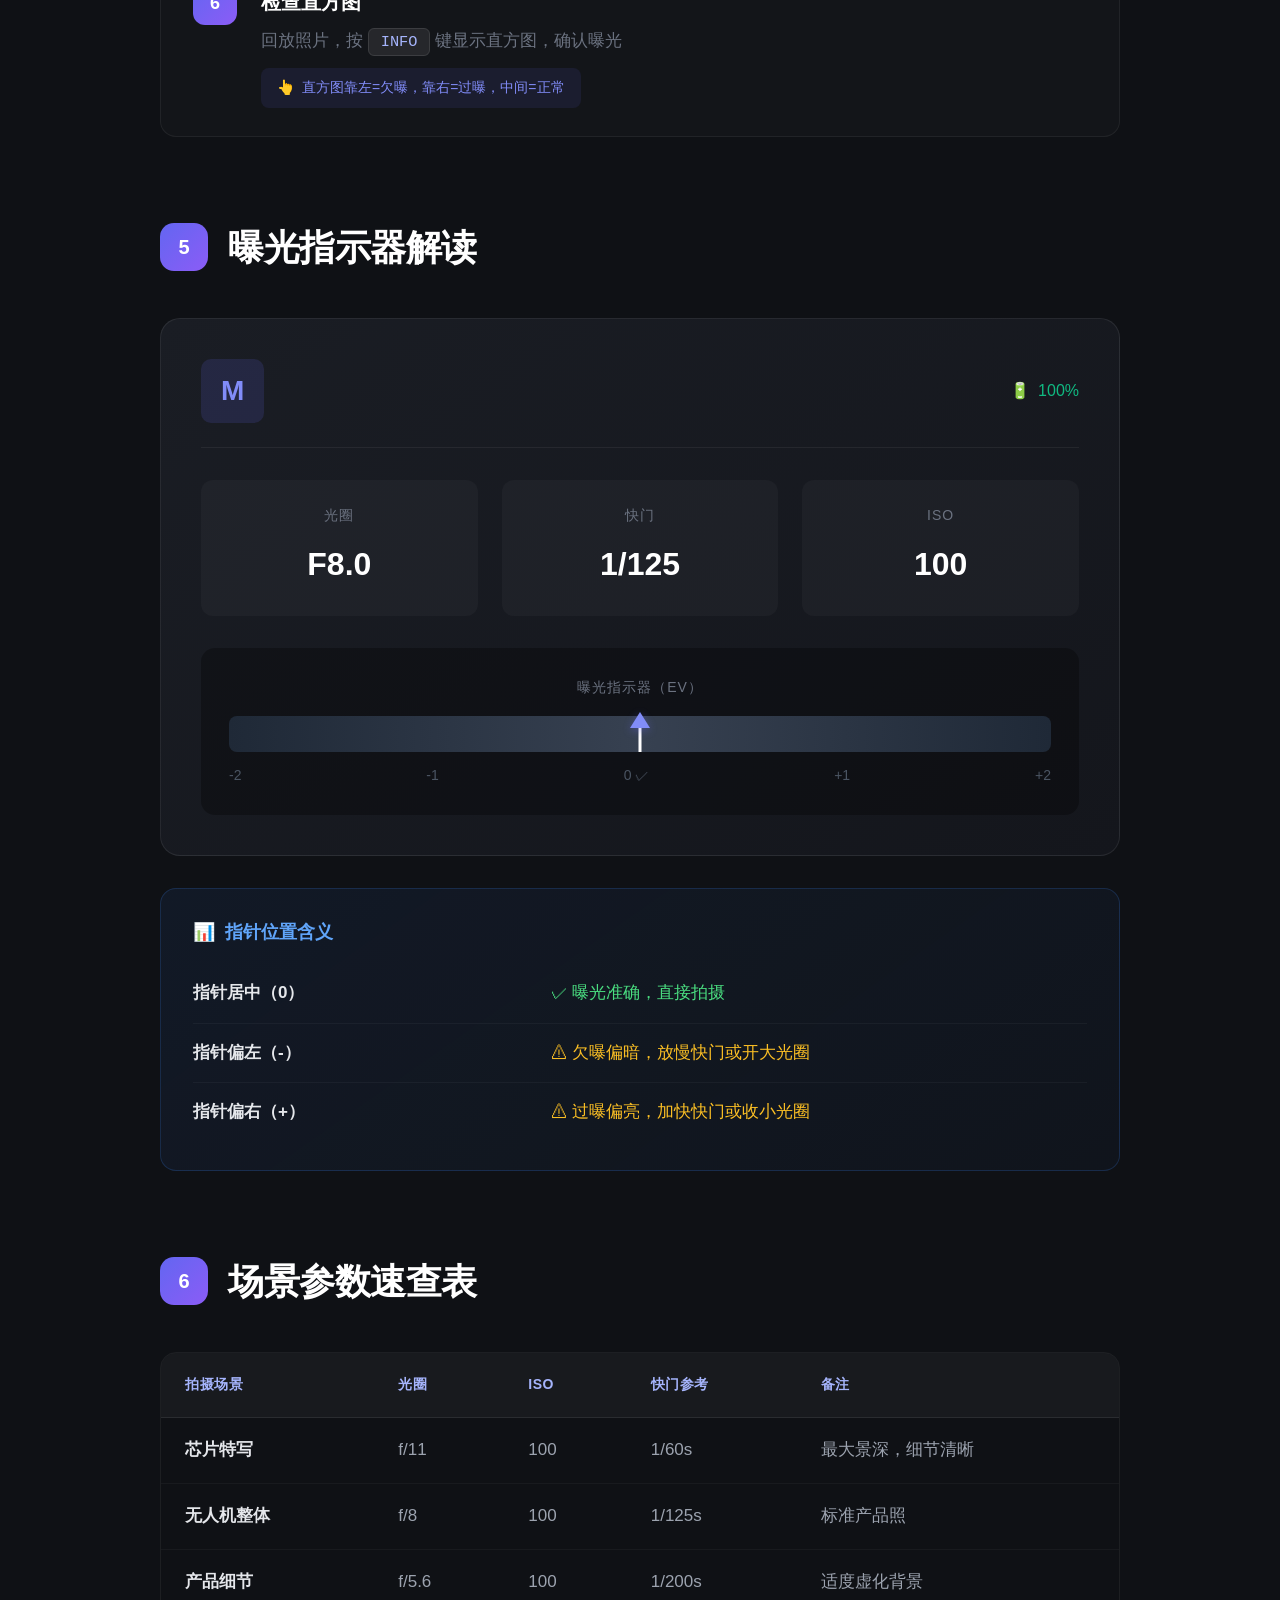
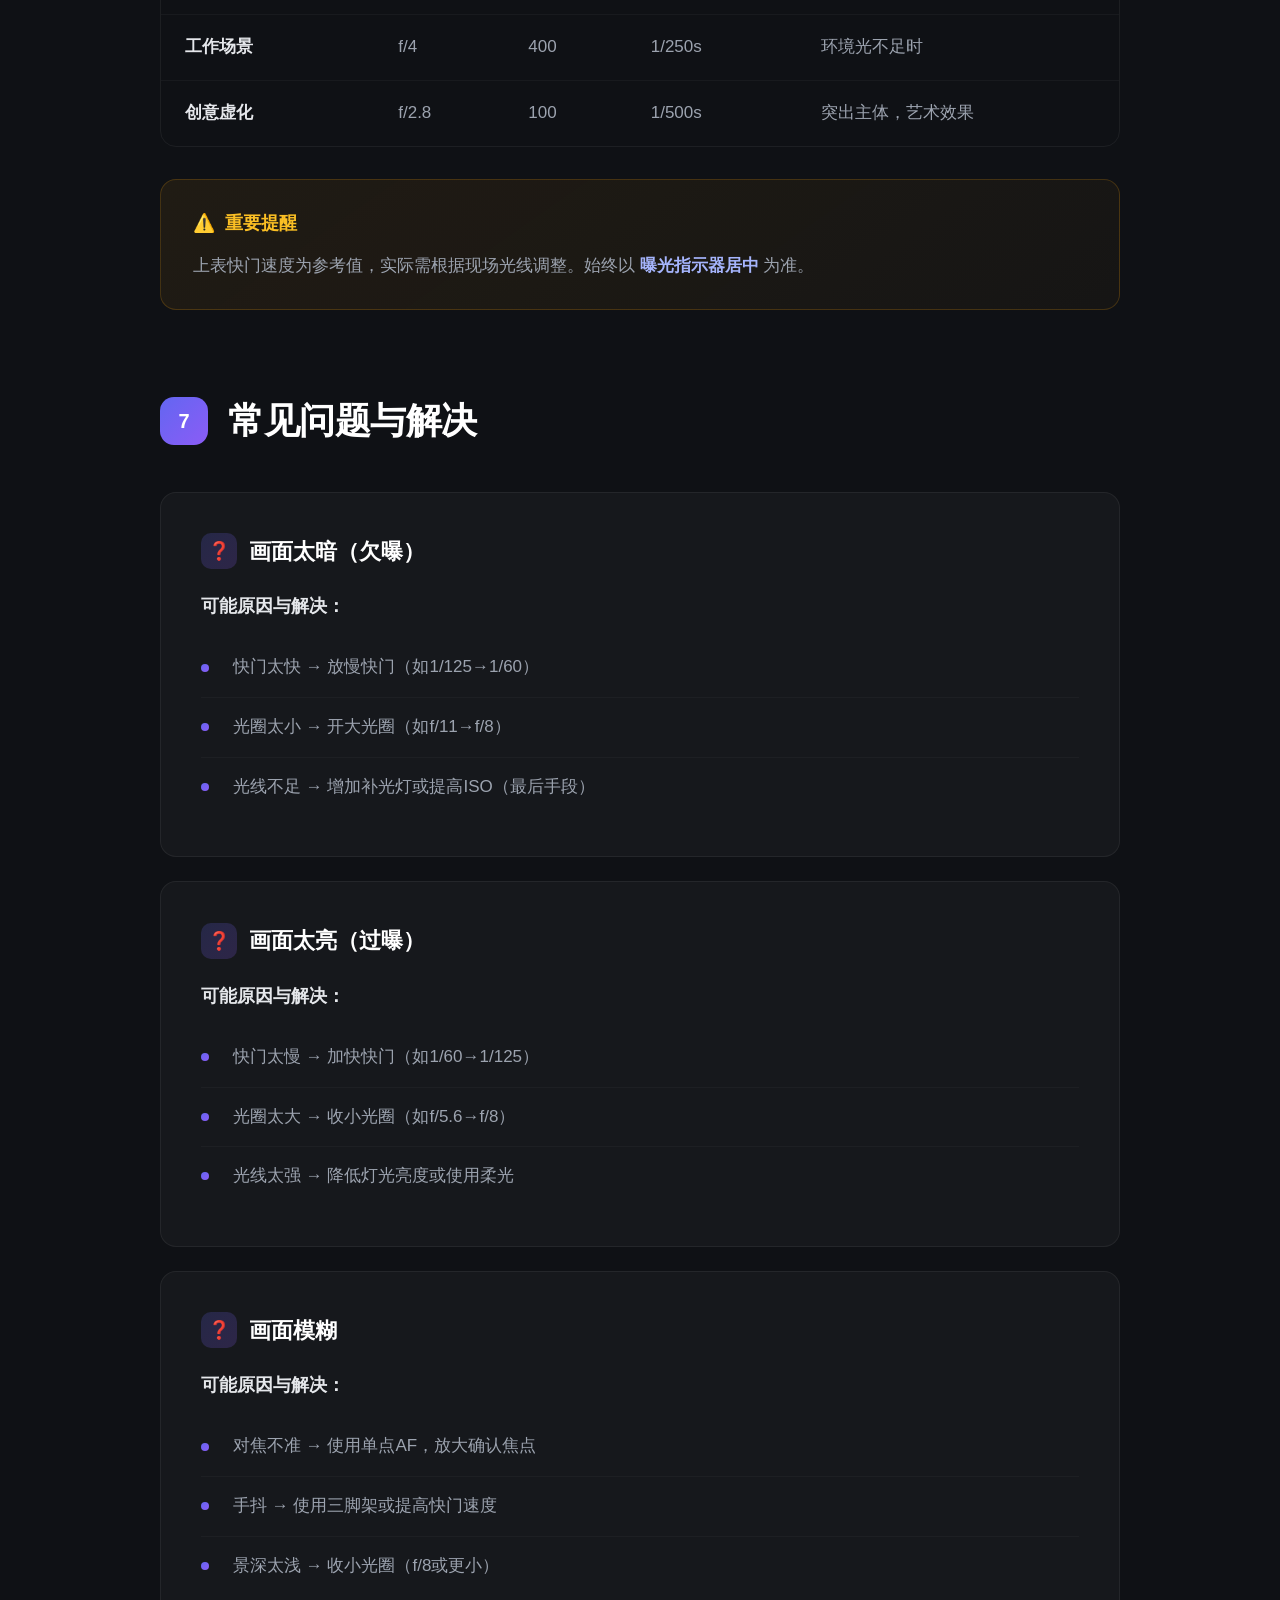
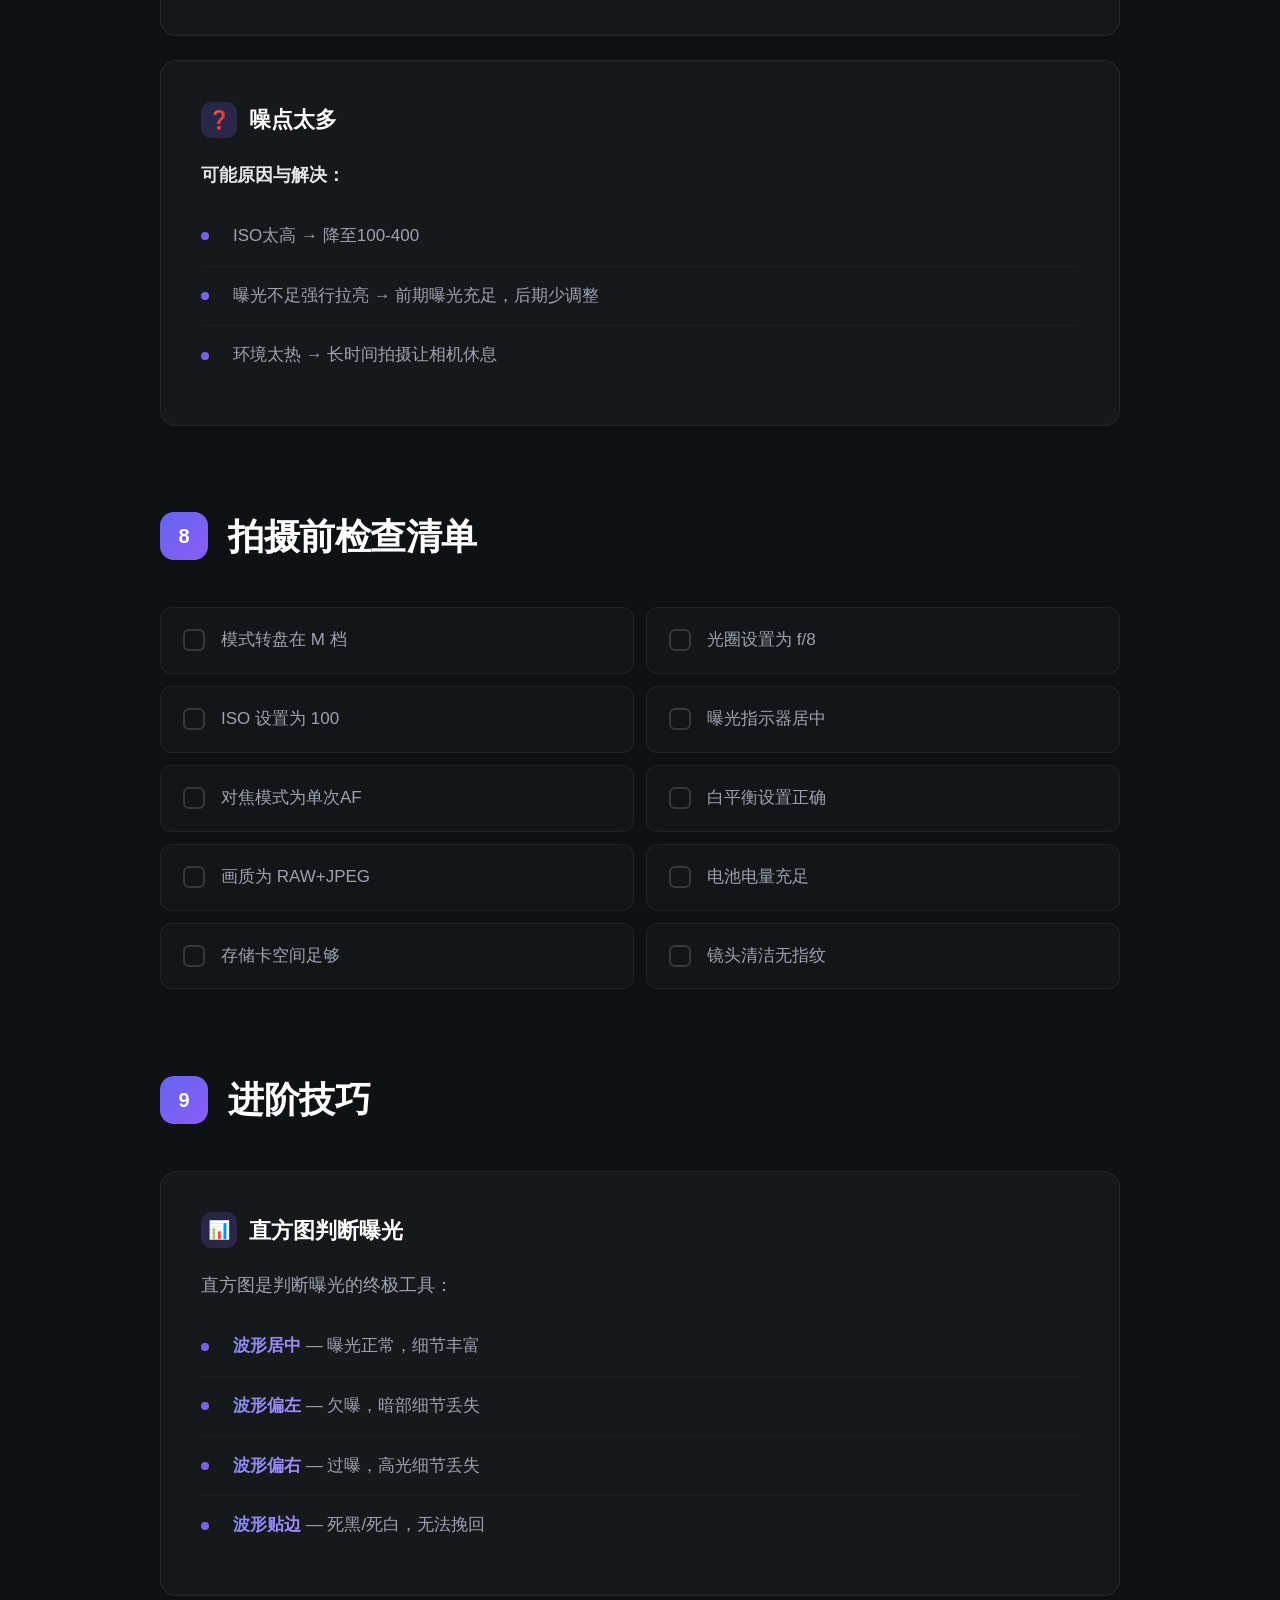
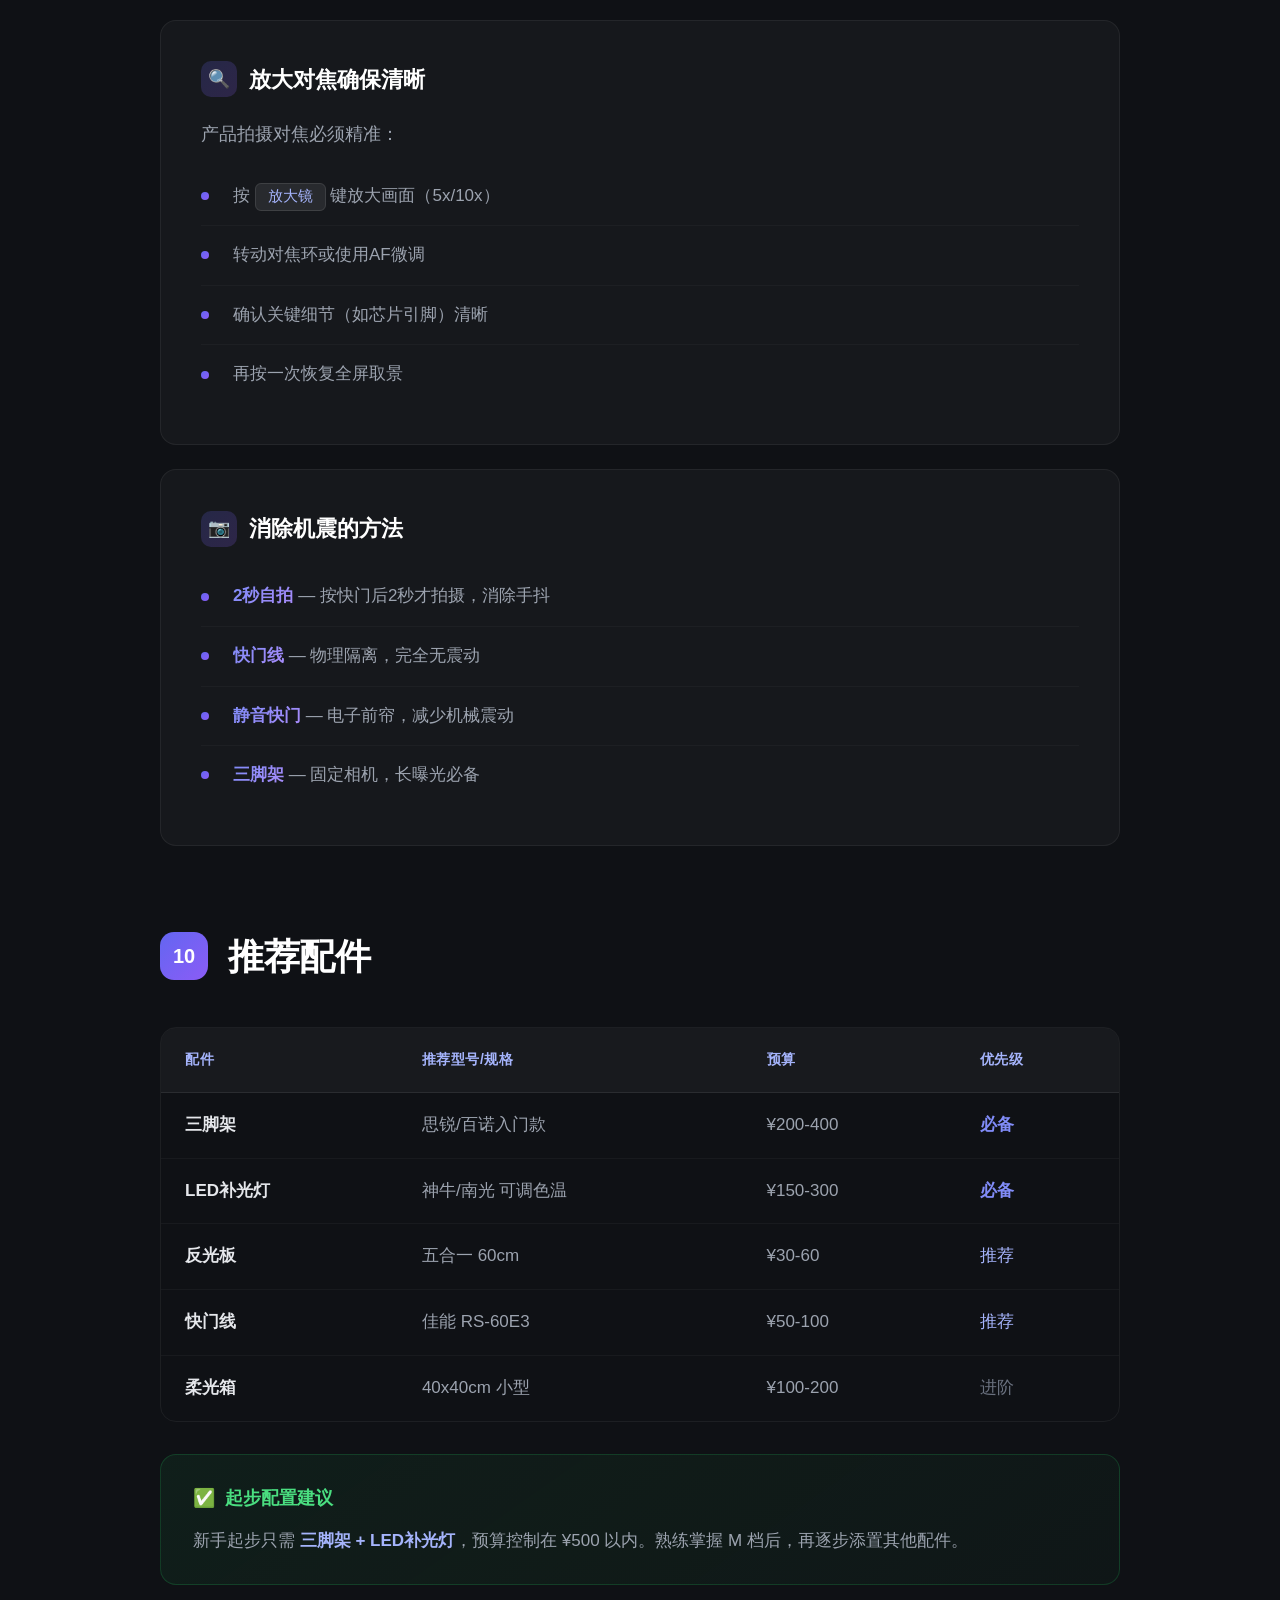
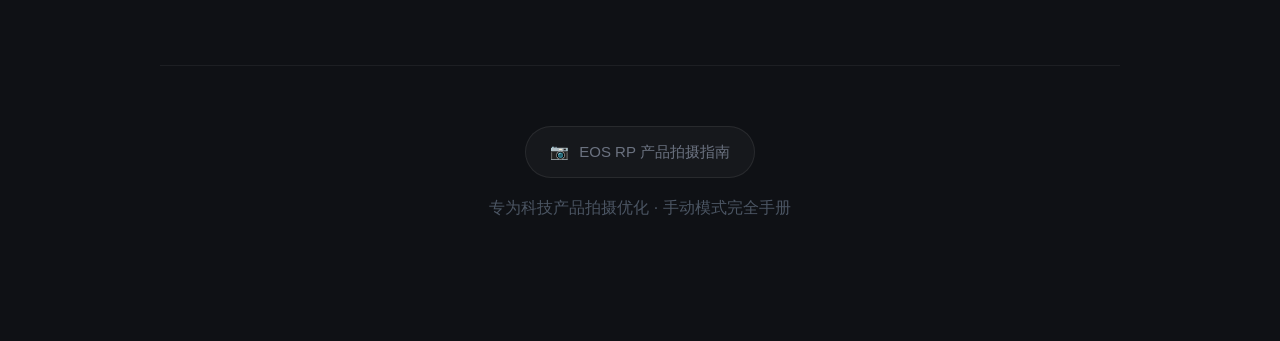
<file: docs/eos-rp-guide.html>
<!DOCTYPE html>
<html lang="zh-CN">
<head>
    <meta charset="UTF-8">
    <meta name="viewport" content="width=1080, initial-scale=1.0">
    <title>EOS RP M档产品拍摄操作指南</title>
    <style>
        * {
            margin: 0;
            padding: 0;
            box-sizing: border-box;
        }
        
        body {
            font-family: -apple-system, BlinkMacSystemFont, 'Inter', 'SF Pro Display', 'Segoe UI', 'PingFang SC', sans-serif;
            background: #0F1115;
            color: #E8E8E8;
            line-height: 1.7;
            min-height: 100vh;
            -webkit-font-smoothing: antialiased;
        }
        
        .container {
            width: 1080px;
            margin: 0 auto;
            padding: 80px 60px;
        }
        
        /* Linear 风格卡片基础 */
        .card {
            background: rgba(255, 255, 255, 0.03);
            border: 1px solid rgba(255, 255, 255, 0.06);
            border-radius: 16px;
            padding: 40px;
            margin-bottom: 24px;
            transition: all 0.2s ease;
        }
        
        .card:hover {
            background: rgba(255, 255, 255, 0.05);
            border-color: rgba(255, 255, 255, 0.1);
        }
        
        /* 头部 */
        .header {
            text-align: center;
            padding: 60px 0 80px;
            margin-bottom: 60px;
        }
        
        .header-badge {
            display: inline-flex;
            align-items: center;
            gap: 10px;
            background: linear-gradient(135deg, rgba(99, 102, 241, 0.15) 0%, rgba(139, 92, 246, 0.15) 100%);
            border: 1px solid rgba(99, 102, 241, 0.3);
            border-radius: 100px;
            padding: 12px 24px;
            font-size: 15px;
            font-weight: 500;
            color: #818CF8;
            margin-bottom: 32px;
            letter-spacing: 0.5px;
        }
        
        .header h1 {
            font-size: 64px;
            font-weight: 700;
            background: linear-gradient(135deg, #fff 0%, #A5B4FC 100%);
            -webkit-background-clip: text;
            -webkit-text-fill-color: transparent;
            background-clip: text;
            margin-bottom: 20px;
            letter-spacing: -1px;
            line-height: 1.1;
        }
        
        .header-subtitle {
            font-size: 24px;
            color: #6B7280;
            font-weight: 400;
            margin-bottom: 40px;
        }
        
        .header-meta {
            display: flex;
            justify-content: center;
            gap: 32px;
        }
        
        .header-meta-item {
            display: flex;
            align-items: center;
            gap: 10px;
            font-size: 16px;
            color: #4B5563;
            background: rgba(255, 255, 255, 0.03);
            padding: 10px 20px;
            border-radius: 100px;
            border: 1px solid rgba(255, 255, 255, 0.06);
        }
        
        /* 章节标题 */
        .section {
            margin-bottom: 80px;
        }
        
        .section-header {
            display: flex;
            align-items: center;
            gap: 20px;
            margin-bottom: 40px;
        }
        
        .section-number {
            width: 48px;
            height: 48px;
            background: linear-gradient(135deg, #6366F1 0%, #8B5CF6 100%);
            border-radius: 14px;
            display: flex;
            align-items: center;
            justify-content: center;
            font-size: 20px;
            font-weight: 700;
            color: #fff;
            flex-shrink: 0;
        }
        
        .section-title {
            font-size: 36px;
            font-weight: 700;
            color: #fff;
            letter-spacing: -0.5px;
        }
        
        /* 卡片标题 */
        .card-title {
            font-size: 22px;
            font-weight: 600;
            color: #fff;
            margin-bottom: 20px;
            display: flex;
            align-items: center;
            gap: 12px;
        }
        
        .card-title-icon {
            width: 36px;
            height: 36px;
            background: linear-gradient(135deg, rgba(99, 102, 241, 0.2) 0%, rgba(139, 92, 246, 0.2) 100%);
            border-radius: 10px;
            display: flex;
            align-items: center;
            justify-content: center;
            font-size: 18px;
        }
        
        .card-content {
            font-size: 18px;
            color: #9CA3AF;
            line-height: 1.8;
        }
        
        /* 参数卡片组 - Linear 风格 */
        .param-grid {
            display: grid;
            grid-template-columns: repeat(3, 1fr);
            gap: 20px;
            margin: 32px 0;
        }
        
        .param-card {
            background: linear-gradient(145deg, rgba(99, 102, 241, 0.08) 0%, rgba(139, 92, 246, 0.04) 100%);
            border: 1px solid rgba(99, 102, 241, 0.15);
            border-radius: 16px;
            padding: 32px;
            text-align: center;
            transition: all 0.2s ease;
        }
        
        .param-card:hover {
            transform: translateY(-2px);
            border-color: rgba(99, 102, 241, 0.3);
        }
        
        .param-icon {
            width: 56px;
            height: 56px;
            background: linear-gradient(135deg, #6366F1 0%, #8B5CF6 100%);
            border-radius: 14px;
            display: flex;
            align-items: center;
            justify-content: center;
            font-size: 24px;
            margin: 0 auto 20px;
        }
        
        .param-name {
            font-size: 15px;
            color: #6B7280;
            text-transform: uppercase;
            letter-spacing: 1px;
            margin-bottom: 12px;
        }
        
        .param-value {
            font-size: 40px;
            font-weight: 700;
            background: linear-gradient(135deg, #818CF8 0%, #A78BFA 100%);
            -webkit-background-clip: text;
            -webkit-text-fill-color: transparent;
            background-clip: text;
            margin-bottom: 12px;
            letter-spacing: -1px;
        }
        
        .param-desc {
            font-size: 15px;
            color: #6B7280;
            line-height: 1.6;
        }
        
        /* 步骤流程 - Linear 风格 */
        .steps {
            display: flex;
            flex-direction: column;
            gap: 16px;
        }
        
        .step {
            display: flex;
            align-items: flex-start;
            gap: 24px;
            background: rgba(255, 255, 255, 0.02);
            border: 1px solid rgba(255, 255, 255, 0.06);
            border-radius: 16px;
            padding: 28px 32px;
            transition: all 0.2s ease;
        }
        
        .step:hover {
            background: rgba(255, 255, 255, 0.04);
            border-color: rgba(99, 102, 241, 0.2);
        }
        
        .step-number {
            width: 44px;
            height: 44px;
            background: linear-gradient(135deg, #6366F1 0%, #8B5CF6 100%);
            border-radius: 12px;
            display: flex;
            align-items: center;
            justify-content: center;
            font-size: 18px;
            font-weight: 700;
            color: #fff;
            flex-shrink: 0;
        }
        
        .step-content {
            flex: 1;
            padding-top: 4px;
        }
        
        .step-title {
            font-size: 20px;
            font-weight: 600;
            color: #fff;
            margin-bottom: 8px;
        }
        
        .step-desc {
            font-size: 17px;
            color: #6B7280;
            line-height: 1.7;
        }
        
        .step-tip {
            display: inline-flex;
            align-items: center;
            gap: 8px;
            background: rgba(99, 102, 241, 0.1);
            color: #818CF8;
            font-size: 14px;
            font-weight: 500;
            padding: 8px 16px;
            border-radius: 8px;
            margin-top: 12px;
        }
        
        /* 相机界面模拟 - Linear 风格 */
        .camera-screen {
            background: linear-gradient(145deg, #1A1D24 0%, #14161C 100%);
            border-radius: 20px;
            padding: 40px;
            margin: 32px 0;
            border: 1px solid rgba(255, 255, 255, 0.08);
        }
        
        .camera-header {
            display: flex;
            justify-content: space-between;
            align-items: center;
            margin-bottom: 32px;
            padding-bottom: 24px;
            border-bottom: 1px solid rgba(255, 255, 255, 0.06);
        }
        
        .camera-mode {
            font-size: 28px;
            font-weight: 700;
            color: #818CF8;
            background: rgba(99, 102, 241, 0.15);
            padding: 8px 20px;
            border-radius: 10px;
        }
        
        .camera-battery {
            font-size: 16px;
            color: #10B981;
            display: flex;
            align-items: center;
            gap: 8px;
        }
        
        .camera-params {
            display: grid;
            grid-template-columns: repeat(3, 1fr);
            gap: 24px;
            margin-bottom: 32px;
        }
        
        .camera-param {
            text-align: center;
            padding: 24px;
            background: rgba(255, 255, 255, 0.03);
            border-radius: 12px;
        }
        
        .camera-param-label {
            font-size: 14px;
            color: #6B7280;
            text-transform: uppercase;
            letter-spacing: 1px;
            margin-bottom: 10px;
        }
        
        .camera-param-value {
            font-size: 32px;
            font-weight: 600;
            color: #fff;
        }
        
        .exposure-meter {
            background: rgba(0, 0, 0, 0.3);
            border-radius: 14px;
            padding: 28px;
        }
        
        .exposure-label {
            font-size: 14px;
            color: #6B7280;
            text-transform: uppercase;
            letter-spacing: 1px;
            margin-bottom: 16px;
            text-align: center;
        }
        
        .exposure-bar {
            height: 36px;
            background: linear-gradient(90deg, #1F2937 0%, #374151 50%, #1F2937 100%);
            border-radius: 8px;
            position: relative;
            display: flex;
            align-items: center;
            justify-content: center;
        }
        
        .exposure-center {
            width: 3px;
            height: 100%;
            background: #fff;
            position: absolute;
            left: 50%;
            transform: translateX(-50%);
        }
        
        .exposure-pointer {
            width: 0;
            height: 0;
            border-left: 10px solid transparent;
            border-right: 10px solid transparent;
            border-bottom: 16px solid #818CF8;
            position: absolute;
            top: -4px;
            left: 50%;
            transform: translateX(-50%);
            filter: drop-shadow(0 2px 4px rgba(99, 102, 241, 0.4));
        }
        
        .exposure-marks {
            display: flex;
            justify-content: space-between;
            margin-top: 12px;
            font-size: 14px;
            color: #4B5563;
        }
        
        /* 表格 - Linear 风格 */
        .table-container {
            overflow-x: auto;
            margin: 32px 0;
            border-radius: 16px;
            border: 1px solid rgba(255, 255, 255, 0.06);
        }
        
        table {
            width: 100%;
            border-collapse: separate;
            border-spacing: 0;
            font-size: 17px;
        }
        
        th {
            background: rgba(255, 255, 255, 0.04);
            color: #A5B4FC;
            font-weight: 600;
            padding: 20px 24px;
            text-align: left;
            border-bottom: 1px solid rgba(255, 255, 255, 0.08);
            font-size: 14px;
            text-transform: uppercase;
            letter-spacing: 0.5px;
        }
        
        td {
            padding: 18px 24px;
            border-bottom: 1px solid rgba(255, 255, 255, 0.04);
            color: #9CA3AF;
        }
        
        tr:last-child td {
            border-bottom: none;
        }
        
        tr:hover td {
            background: rgba(255, 255, 255, 0.02);
        }
        
        /* 提示框 - Linear 风格 */
        .info-box {
            background: linear-gradient(145deg, rgba(59, 130, 246, 0.08) 0%, rgba(59, 130, 246, 0.03) 100%);
            border: 1px solid rgba(59, 130, 246, 0.2);
            border-radius: 16px;
            padding: 28px 32px;
            margin: 24px 0;
        }
        
        .info-box-title {
            font-size: 18px;
            font-weight: 600;
            color: #60A5FA;
            margin-bottom: 12px;
            display: flex;
            align-items: center;
            gap: 10px;
        }
        
        .info-box-content {
            font-size: 17px;
            color: #9CA3AF;
            line-height: 1.8;
        }
        
        .warning-box {
            background: linear-gradient(145deg, rgba(245, 158, 11, 0.08) 0%, rgba(245, 158, 11, 0.03) 100%);
            border-color: rgba(245, 158, 11, 0.2);
        }
        
        .warning-box .info-box-title {
            color: #FBBF24;
        }
        
        .success-box {
            background: linear-gradient(145deg, rgba(34, 197, 94, 0.08) 0%, rgba(34, 197, 94, 0.03) 100%);
            border-color: rgba(34, 197, 94, 0.2);
        }
        
        .success-box .info-box-title {
            color: #4ADE80;
        }
        
        /* 检查清单 - Linear 风格 */
        .checklist {
            display: grid;
            grid-template-columns: repeat(2, 1fr);
            gap: 12px;
        }
        
        .check-item {
            display: flex;
            align-items: center;
            gap: 16px;
            background: rgba(255, 255, 255, 0.02);
            border: 1px solid rgba(255, 255, 255, 0.06);
            border-radius: 12px;
            padding: 18px 22px;
            font-size: 17px;
            color: #9CA3AF;
            transition: all 0.2s ease;
        }
        
        .check-item:hover {
            background: rgba(255, 255, 255, 0.04);
            border-color: rgba(99, 102, 241, 0.2);
        }
        
        .check-box {
            width: 22px;
            height: 22px;
            border: 2px solid rgba(255, 255, 255, 0.15);
            border-radius: 6px;
            flex-shrink: 0;
            transition: all 0.2s ease;
        }
        
        .check-item:hover .check-box {
            border-color: rgba(99, 102, 241, 0.5);
        }
        
        /* 页脚 */
        .footer {
            text-align: center;
            padding: 60px 0 40px;
            margin-top: 60px;
            border-top: 1px solid rgba(255, 255, 255, 0.06);
        }
        
        .footer-badge {
            display: inline-flex;
            align-items: center;
            gap: 10px;
            background: rgba(255, 255, 255, 0.03);
            border: 1px solid rgba(255, 255, 255, 0.08);
            border-radius: 100px;
            padding: 12px 24px;
            font-size: 15px;
            color: #6B7280;
            margin-bottom: 16px;
        }
        
        .footer-text {
            font-size: 16px;
            color: #4B5563;
        }
        
        /* 列表 */
        .feature-list {
            list-style: none;
            padding: 0;
        }
        
        .feature-list li {
            padding: 14px 0;
            padding-left: 32px;
            position: relative;
            font-size: 17px;
            color: #9CA3AF;
            border-bottom: 1px solid rgba(255, 255, 255, 0.03);
        }
        
        .feature-list li:last-child {
            border-bottom: none;
        }
        
        .feature-list li::before {
            content: "";
            position: absolute;
            left: 0;
            top: 50%;
            transform: translateY(-50%);
            width: 8px;
            height: 8px;
            background: linear-gradient(135deg, #6366F1 0%, #8B5CF6 100%);
            border-radius: 50%;
        }
        
        /* 强调文字 */
        .highlight {
            color: #A5B4FC;
            font-weight: 600;
        }
        
        .code {
            background: rgba(255, 255, 255, 0.08);
            padding: 4px 12px;
            border-radius: 6px;
            font-family: 'SF Mono', Monaco, monospace;
            font-size: 0.9em;
            color: #A5B4FC;
            border: 1px solid rgba(255, 255, 255, 0.1);
        }
        
        /* 渐变文字 */
        .gradient-text {
            background: linear-gradient(135deg, #818CF8 0%, #A78BFA 100%);
            -webkit-background-clip: text;
            -webkit-text-fill-color: transparent;
            background-clip: text;
        }
    </style>
</head>
<body>
    <div class="container">
        <!-- 头部 -->
        <div class="header">
            <div class="header-badge">
                <span>📷</span>
                <span>Canon EOS RP 专用</span>
            </div>
            <h1>EOS RP M档产品拍摄<br>操作指南</h1>
            <div class="header-subtitle">手动模式产品摄影完全手册 · 科技产品拍摄专用</div>
            <div class="header-meta">
                <div class="header-meta-item">
                    <span>📱</span>
                    <span>1080×1920 竖屏优化</span>
                </div>
                <div class="header-meta-item">
                    <span>🎯</span>
                    <span>即学即用</span>
                </div>
                <div class="header-meta-item">
                    <span>⚡</span>
                    <span>专业级画质</span>
                </div>
            </div>
        </div>

        <!-- 第一章：为什么要用M档 -->
        <div class="section">
            <div class="section-header">
                <div class="section-number">1</div>
                <div class="section-title">为什么要用 M 档</div>
            </div>
            
            <div class="card">
                <div class="card-title">
                    <div class="card-title-icon">📸</div>
                    M档（手动模式）是什么
                </div>
                <div class="card-content">
                    M档让你完全掌控相机的 <span class="highlight">光圈、快门、ISO</span> 三个核心参数。相机不再自动做决定，你说了算。
                </div>
            </div>
            
            <div class="card">
                <div class="card-title">
                    <div class="card-title-icon">🎯</div>
                    产品拍摄为什么必须用M档
                </div>
                <div class="card-content">
                    <ul class="feature-list">
                        <li><strong class="gradient-text">完全可控</strong> — 产品不动，灯光不动，参数为什么要变？</li>
                        <li><strong class="gradient-text">曝光一致</strong> — 同组照片曝光统一，后期省心</li>
                        <li><strong class="gradient-text">景深精准</strong> — 芯片细节必须清晰，光圈得自己定</li>
                        <li><strong class="gradient-text">画质最优</strong> — ISO锁死100，拒绝噪点</li>
                        <li><strong class="gradient-text">技术成长</strong> — 理解曝光原理，才能应对复杂场景</li>
                    </ul>
                </div>
            </div>
        </div>

        <!-- 第二章：曝光三要素 -->
        <div class="section">
            <div class="section-header">
                <div class="section-number">2</div>
                <div class="section-title">曝光三要素</div>
            </div>
            
            <div class="param-grid">
                <div class="param-card">
                    <div class="param-icon">🔍</div>
                    <div class="param-name">光圈 Aperture</div>
                    <div class="param-value">f/8</div>
                    <div class="param-desc">控制进光量与景深<br>产品拍摄推荐 f/8-f/11</div>
                </div>
                <div class="param-card">
                    <div class="param-icon">⚡</div>
                    <div class="param-name">快门 Shutter</div>
                    <div class="param-value">1/125s</div>
                    <div class="param-desc">控制曝光时间<br>产品不动可放慢</div>
                </div>
                <div class="param-card">
                    <div class="param-icon">📊</div>
                    <div class="param-name">感光度 ISO</div>
                    <div class="param-value">100</div>
                    <div class="param-desc">控制感光敏感度<br>越低画质越纯净</div>
                </div>
            </div>
            
            <div class="info-box">
                <div class="info-box-title">
                    <span>💡</span>
                    <span>曝光三角关系</span>
                </div>
                <div class="info-box-content">
                    光圈、快门、ISO 相互制约。产品拍摄追求画质，所以 <span class="highlight">ISO 固定100</span>，通过调整光圈和快门来控制曝光。光圈优先保证景深（f/8），快门配合光线调整。
                </div>
            </div>
        </div>

        <!-- 第三章：参数详解 -->
        <div class="section">
            <div class="section-header">
                <div class="section-number">3</div>
                <div class="section-title">参数设置详解</div>
            </div>
            
            <div class="card">
                <div class="card-title">
                    <div class="card-title-icon">🔍</div>
                    光圈：f/8（核心参数）
                </div>
                <div class="card-content">
                    <p style="margin-bottom: 20px; color: #E5E7EB;"><strong>为什么选 f/8？</strong></p>
                    <ul class="feature-list">
                        <li>足够景深：芯片/无人机整体清晰</li>
                        <li>避开衍射：f/16以上画质下降</li>
                        <li>镜头甜点：多数镜头f/8是最佳画质</li>
                    </ul>
                    <div class="step-tip">
                        <span>💡</span>
                        <span>需要更强虚化时可用f/2.8-f/4，但产品细节可能模糊</span>
                    </div>
                </div>
            </div>
            
            <div class="card">
                <div class="card-title">
                    <div class="card-title-icon">📊</div>
                    ISO：100（画质优先）
                </div>
                <div class="card-content">
                    <p style="margin-bottom: 20px; color: #E5E7EB;"><strong>为什么锁死 ISO 100？</strong></p>
                    <ul class="feature-list">
                        <li>最佳画质：噪点最少，动态范围最大</li>
                        <li>产品拍摄：场景可控，不需要高ISO</li>
                        <li>后期空间：RAW文件调整余地大</li>
                    </ul>
                    <div class="step-tip">
                        <span>⚠️</span>
                        <span>光线不足时优先加灯，而非提高ISO</span>
                    </div>
                </div>
            </div>
            
            <div class="card">
                <div class="card-title">
                    <div class="card-title-icon">⚡</div>
                    快门：1/125s 起（根据光线调整）
                </div>
                <div class="card-content">
                    <p style="margin-bottom: 20px; color: #E5E7EB;"><strong>产品拍摄快门范围</strong></p>
                    <ul class="feature-list">
                        <li><strong class="gradient-text">1/125s</strong> — 手持安全快门，有防抖可更慢</li>
                        <li><strong class="gradient-text">1/60s - 1/30s</strong> — 三脚架固定，光线不足时用</li>
                        <li><strong class="gradient-text">1/200s以上</strong> — 光线充足或需要凝固动态</li>
                    </ul>
                    <div class="step-tip">
                        <span>📌</span>
                        <span>产品不动，快门可以很慢，重点是曝光准确</span>
                    </div>
                </div>
            </div>
        </div>

        <!-- 第四章：操作流程 -->
        <div class="section">
            <div class="section-header">
                <div class="section-number">4</div>
                <div class="section-title">六步操作流程</div>
            </div>
            
            <div class="steps">
                <div class="step">
                    <div class="step-number">1</div>
                    <div class="step-content">
                        <div class="step-title">转到 M 档</div>
                        <div class="step-desc">模式转盘转到 <span class="code">M</span> 位置，确认屏幕显示 M</div>
                        <div class="step-tip">
                            <span>👆</span>
                            <span>转盘在相机右肩，M 档通常是最后一个档位</span>
                        </div>
                    </div>
                </div>
                
                <div class="step">
                    <div class="step-number">2</div>
                    <div class="step-content">
                        <div class="step-title">设置光圈 f/8</div>
                        <div class="step-desc">按住 <span class="code">Av</span> 键，转动主拨盘，屏幕显示 <span class="code">F8.0</span></div>
                        <div class="step-tip">
                            <span>👆</span>
                            <span>Av键在相机背面右上角，主拨盘在快门按钮后方</span>
                        </div>
                    </div>
                </div>
                
                <div class="step">
                    <div class="step-number">3</div>
                    <div class="step-content">
                        <div class="step-title">设置 ISO 100</div>
                        <div class="step-desc">按 <span class="code">ISO</span> 键，选择 100，按 <span class="code">SET</span> 确认</div>
                        <div class="step-tip">
                            <span>👆</span>
                            <span>ISO键在相机顶部左侧，肩屏会显示ISO值</span>
                        </div>
                    </div>
                </div>
                
                <div class="step">
                    <div class="step-number">4</div>
                    <div class="step-content">
                        <div class="step-title">调整快门速度</div>
                        <div class="step-desc">直接转动主拨盘，观察曝光指示条，让指针居中</div>
                        <div class="step-tip">
                            <span>👆</span>
                            <span>从 1/125s 开始，根据光线增减</span>
                        </div>
                    </div>
                </div>
                
                <div class="step">
                    <div class="step-number">5</div>
                    <div class="step-content">
                        <div class="step-title">对焦拍摄</div>
                        <div class="step-desc">半按快门对焦，确认对焦点在产品主体上</div>
                        <div class="step-tip">
                            <span>👆</span>
                            <span>放大查看（按放大镜键），确保关键细节清晰</span>
                        </div>
                    </div>
                </div>
                
                <div class="step">
                    <div class="step-number">6</div>
                    <div class="step-content">
                        <div class="step-title">检查直方图</div>
                        <div class="step-desc">回放照片，按 <span class="code">INFO</span> 键显示直方图，确认曝光</div>
                        <div class="step-tip">
                            <span>👆</span>
                            <span>直方图靠左=欠曝，靠右=过曝，中间=正常</span>
                        </div>
                    </div>
                </div>
            </div>
        </div>

        <!-- 第五章：曝光指示器 -->
        <div class="section">
            <div class="section-header">
                <div class="section-number">5</div>
                <div class="section-title">曝光指示器解读</div>
            </div>
            
            <div class="camera-screen">
                <div class="camera-header">
                    <div class="camera-mode">M</div>
                    <div class="camera-battery">
                        <span>🔋</span>
                        <span>100%</span>
                    </div>
                </div>
                <div class="camera-params">
                    <div class="camera-param">
                        <div class="camera-param-label">光圈</div>
                        <div class="camera-param-value">F8.0</div>
                    </div>
                    <div class="camera-param">
                        <div class="camera-param-label">快门</div>
                        <div class="camera-param-value">1/125</div>
                    </div>
                    <div class="camera-param">
                        <div class="camera-param-label">ISO</div>
                        <div class="camera-param-value">100</div>
                    </div>
                </div>
                <div class="exposure-meter">
                    <div class="exposure-label">曝光指示器（EV）</div>
                    <div class="exposure-bar">
                        <div class="exposure-center"></div>
                        <div class="exposure-pointer"></div>
                    </div>
                    <div class="exposure-marks">
                        <span>-2</span>
                        <span>-1</span>
                        <span>0 ✓</span>
                        <span>+1</span>
                        <span>+2</span>
                    </div>
                </div>
            </div>
            
            <div class="info-box">
                <div class="info-box-title">
                    <span>📊</span>
                    <span>指针位置含义</span>
                </div>
                <div class="info-box-content">
                    <table style="margin-top: 16px; width: 100%;">
                        <tr>
                            <td style="padding: 14px 0; width: 40%;"><strong style="color: #E5E7EB;">指针居中（0）</strong></td>
                            <td style="padding: 14px 0; color: #4ADE80;">✓ 曝光准确，直接拍摄</td>
                        </tr>
                        <tr>
                            <td style="padding: 14px 0;"><strong style="color: #E5E7EB;">指针偏左（-）</strong></td>
                            <td style="padding: 14px 0; color: #FBBF24;">⚠ 欠曝偏暗，放慢快门或开大光圈</td>
                        </tr>
                        <tr>
                            <td style="padding: 14px 0;"><strong style="color: #E5E7EB;">指针偏右（+）</strong></td>
                            <td style="padding: 14px 0; color: #FBBF24;">⚠ 过曝偏亮，加快快门或收小光圈</td>
                        </tr>
                    </table>
                </div>
            </div>
        </div>

        <!-- 第六章：场景参数速查 -->
        <div class="section">
            <div class="section-header">
                <div class="section-number">6</div>
                <div class="section-title">场景参数速查表</div>
            </div>
            
            <div class="table-container">
                <table>
                    <thead>
                        <tr>
                            <th>拍摄场景</th>
                            <th>光圈</th>
                            <th>ISO</th>
                            <th>快门参考</th>
                            <th>备注</th>
                        </tr>
                    </thead>
                    <tbody>
                        <tr>
                            <td><strong style="color: #E5E7EB;">芯片特写</strong></td>
                            <td>f/11</td>
                            <td>100</td>
                            <td>1/60s</td>
                            <td>最大景深，细节清晰</td>
                        </tr>
                        <tr>
                            <td><strong style="color: #E5E7EB;">无人机整体</strong></td>
                            <td>f/8</td>
                            <td>100</td>
                            <td>1/125s</td>
                            <td>标准产品照</td>
                        </tr>
                        <tr>
                            <td><strong style="color: #E5E7EB;">产品细节</strong></td>
                            <td>f/5.6</td>
                            <td>100</td>
                            <td>1/200s</td>
                            <td>适度虚化背景</td>
                        </tr>
                        <tr>
                            <td><strong style="color: #E5E7EB;">工作场景</strong></td>
                            <td>f/4</td>
                            <td>400</td>
                            <td>1/250s</td>
                            <td>环境光不足时</td>
                        </tr>
                        <tr>
                            <td><strong style="color: #E5E7EB;">创意虚化</strong></td>
                            <td>f/2.8</td>
                            <td>100</td>
                            <td>1/500s</td>
                            <td>突出主体，艺术效果</td>
                        </tr>
                    </tbody>
                </table>
            </div>
            
            <div class="warning-box info-box">
                <div class="info-box-title">
                    <span>⚠️</span>
                    <span>重要提醒</span>
                </div>
                <div class="info-box-content">
                    上表快门速度为参考值，实际需根据现场光线调整。始终以 <span class="highlight">曝光指示器居中</span> 为准。
                </div>
            </div>
        </div>

        <!-- 第七章：常见问题 -->
        <div class="section">
            <div class="section-header">
                <div class="section-number">7</div>
                <div class="section-title">常见问题与解决</div>
            </div>
            
            <div class="card">
                <div class="card-title">
                    <div class="card-title-icon">❓</div>
                    画面太暗（欠曝）
                </div>
                <div class="card-content">
                    <p style="margin-bottom: 16px; color: #E5E7EB;"><strong>可能原因与解决：</strong></p>
                    <ul class="feature-list">
                        <li>快门太快 → 放慢快门（如1/125→1/60）</li>
                        <li>光圈太小 → 开大光圈（如f/11→f/8）</li>
                        <li>光线不足 → 增加补光灯或提高ISO（最后手段）</li>
                    </ul>
                </div>
            </div>
            
            <div class="card">
                <div class="card-title">
                    <div class="card-title-icon">❓</div>
                    画面太亮（过曝）
                </div>
                <div class="card-content">
                    <p style="margin-bottom: 16px; color: #E5E7EB;"><strong>可能原因与解决：</strong></p>
                    <ul class="feature-list">
                        <li>快门太慢 → 加快快门（如1/60→1/125）</li>
                        <li>光圈太大 → 收小光圈（如f/5.6→f/8）</li>
                        <li>光线太强 → 降低灯光亮度或使用柔光</li>
                    </ul>
                </div>
            </div>
            
            <div class="card">
                <div class="card-title">
                    <div class="card-title-icon">❓</div>
                    画面模糊
                </div>
                <div class="card-content">
                    <p style="margin-bottom: 16px; color: #E5E7EB;"><strong>可能原因与解决：</strong></p>
                    <ul class="feature-list">
                        <li>对焦不准 → 使用单点AF，放大确认焦点</li>
                        <li>手抖 → 使用三脚架或提高快门速度</li>
                        <li>景深太浅 → 收小光圈（f/8或更小）</li>
                    </ul>
                </div>
            </div>
            
            <div class="card">
                <div class="card-title">
                    <div class="card-title-icon">❓</div>
                    噪点太多
                </div>
                <div class="card-content">
                    <p style="margin-bottom: 16px; color: #E5E7EB;"><strong>可能原因与解决：</strong></p>
                    <ul class="feature-list">
                        <li>ISO太高 → 降至100-400</li>
                        <li>曝光不足强行拉亮 → 前期曝光充足，后期少调整</li>
                        <li>环境太热 → 长时间拍摄让相机休息</li>
                    </ul>
                </div>
            </div>
        </div>

        <!-- 第八章：检查清单 -->
        <div class="section">
            <div class="section-header">
                <div class="section-number">8</div>
                <div class="section-title">拍摄前检查清单</div>
            </div>
            
            <div class="checklist">
                <div class="check-item">
                    <div class="check-box"></div>
                    <span>模式转盘在 M 档</span>
                </div>
                <div class="check-item">
                    <div class="check-box"></div>
                    <span>光圈设置为 f/8</span>
                </div>
                <div class="check-item">
                    <div class="check-box"></div>
                    <span>ISO 设置为 100</span>
                </div>
                <div class="check-item">
                    <div class="check-box"></div>
                    <span>曝光指示器居中</span>
                </div>
                <div class="check-item">
                    <div class="check-box"></div>
                    <span>对焦模式为单次AF</span>
                </div>
                <div class="check-item">
                    <div class="check-box"></div>
                    <span>白平衡设置正确</span>
                </div>
                <div class="check-item">
                    <div class="check-box"></div>
                    <span>画质为 RAW+JPEG</span>
                </div>
                <div class="check-item">
                    <div class="check-box"></div>
                    <span>电池电量充足</span>
                </div>
                <div class="check-item">
                    <div class="check-box"></div>
                    <span>存储卡空间足够</span>
                </div>
                <div class="check-item">
                    <div class="check-box"></div>
                    <span>镜头清洁无指纹</span>
                </div>
            </div>
        </div>

        <!-- 第九章：进阶技巧 -->
        <div class="section">
            <div class="section-header">
                <div class="section-number">9</div>
                <div class="section-title">进阶技巧</div>
            </div>
            
            <div class="card">
                <div class="card-title">
                    <div class="card-title-icon">📊</div>
                    直方图判断曝光
                </div>
                <div class="card-content">
                    <p>直方图是判断曝光的终极工具：</p>
                    <ul class="feature-list" style="margin-top: 16px;">
                        <li><strong class="gradient-text">波形居中</strong> — 曝光正常，细节丰富</li>
                        <li><strong class="gradient-text">波形偏左</strong> — 欠曝，暗部细节丢失</li>
                        <li><strong class="gradient-text">波形偏右</strong> — 过曝，高光细节丢失</li>
                        <li><strong class="gradient-text">波形贴边</strong> — 死黑/死白，无法挽回</li>
                    </ul>
                </div>
            </div>
            
            <div class="card">
                <div class="card-title">
                    <div class="card-title-icon">🔍</div>
                    放大对焦确保清晰
                </div>
                <div class="card-content">
                    <p>产品拍摄对焦必须精准：</p>
                    <ul class="feature-list" style="margin-top: 16px;">
                        <li>按 <span class="code">放大镜</span> 键放大画面（5x/10x）</li>
                        <li>转动对焦环或使用AF微调</li>
                        <li>确认关键细节（如芯片引脚）清晰</li>
                        <li>再按一次恢复全屏取景</li>
                    </ul>
                </div>
            </div>
            
            <div class="card">
                <div class="card-title">
                    <div class="card-title-icon">📷</div>
                    消除机震的方法
                </div>
                <div class="card-content">
                    <ul class="feature-list">
                        <li><strong class="gradient-text">2秒自拍</strong> — 按快门后2秒才拍摄，消除手抖</li>
                        <li><strong class="gradient-text">快门线</strong> — 物理隔离，完全无震动</li>
                        <li><strong class="gradient-text">静音快门</strong> — 电子前帘，减少机械震动</li>
                        <li><strong class="gradient-text">三脚架</strong> — 固定相机，长曝光必备</li>
                    </ul>
                </div>
            </div>
        </div>

        <!-- 第十章：设备建议 -->
        <div class="section">
            <div class="section-header">
                <div class="section-number">10</div>
                <div class="section-title">推荐配件</div>
            </div>
            
            <div class="table-container">
                <table>
                    <thead>
                        <tr>
                            <th>配件</th>
                            <th>推荐型号/规格</th>
                            <th>预算</th>
                            <th>优先级</th>
                        </tr>
                    </thead>
                    <tbody>
                        <tr>
                            <td><strong style="color: #E5E7EB;">三脚架</strong></td>
                            <td>思锐/百诺入门款</td>
                            <td>¥200-400</td>
                            <td style="color: #818CF8; font-weight: 600;">必备</td>
                        </tr>
                        <tr>
                            <td><strong style="color: #E5E7EB;">LED补光灯</strong></td>
                            <td>神牛/南光 可调色温</td>
                            <td>¥150-300</td>
                            <td style="color: #818CF8; font-weight: 600;">必备</td>
                        </tr>
                        <tr>
                            <td><strong style="color: #E5E7EB;">反光板</strong></td>
                            <td>五合一 60cm</td>
                            <td>¥30-60</td>
                            <td style="color: #A5B4FC;">推荐</td>
                        </tr>
                        <tr>
                            <td><strong style="color: #E5E7EB;">快门线</strong></td>
                            <td>佳能 RS-60E3</td>
                            <td>¥50-100</td>
                            <td style="color: #A5B4FC;">推荐</td>
                        </tr>
                        <tr>
                            <td><strong style="color: #E5E7EB;">柔光箱</strong></td>
                            <td>40x40cm 小型</td>
                            <td>¥100-200</td>
                            <td style="color: #6B7280;">进阶</td>
                        </tr>
                    </tbody>
                </table>
            </div>
            
            <div class="success-box info-box">
                <div class="info-box-title">
                    <span>✅</span>
                    <span>起步配置建议</span>
                </div>
                <div class="info-box-content">
                    新手起步只需 <span class="highlight">三脚架 + LED补光灯</span>，预算控制在 ¥500 以内。熟练掌握 M 档后，再逐步添置其他配件。
                </div>
            </div>
        </div>

        <!-- 页脚 -->
        <div class="footer">
            <div class="footer-badge">
                <span>📷</span>
                <span>EOS RP 产品拍摄指南</span>
            </div>
            <div class="footer-text">专为科技产品拍摄优化 · 手动模式完全手册</div>
        </div>
    </div>
</body>
</html>
</file>
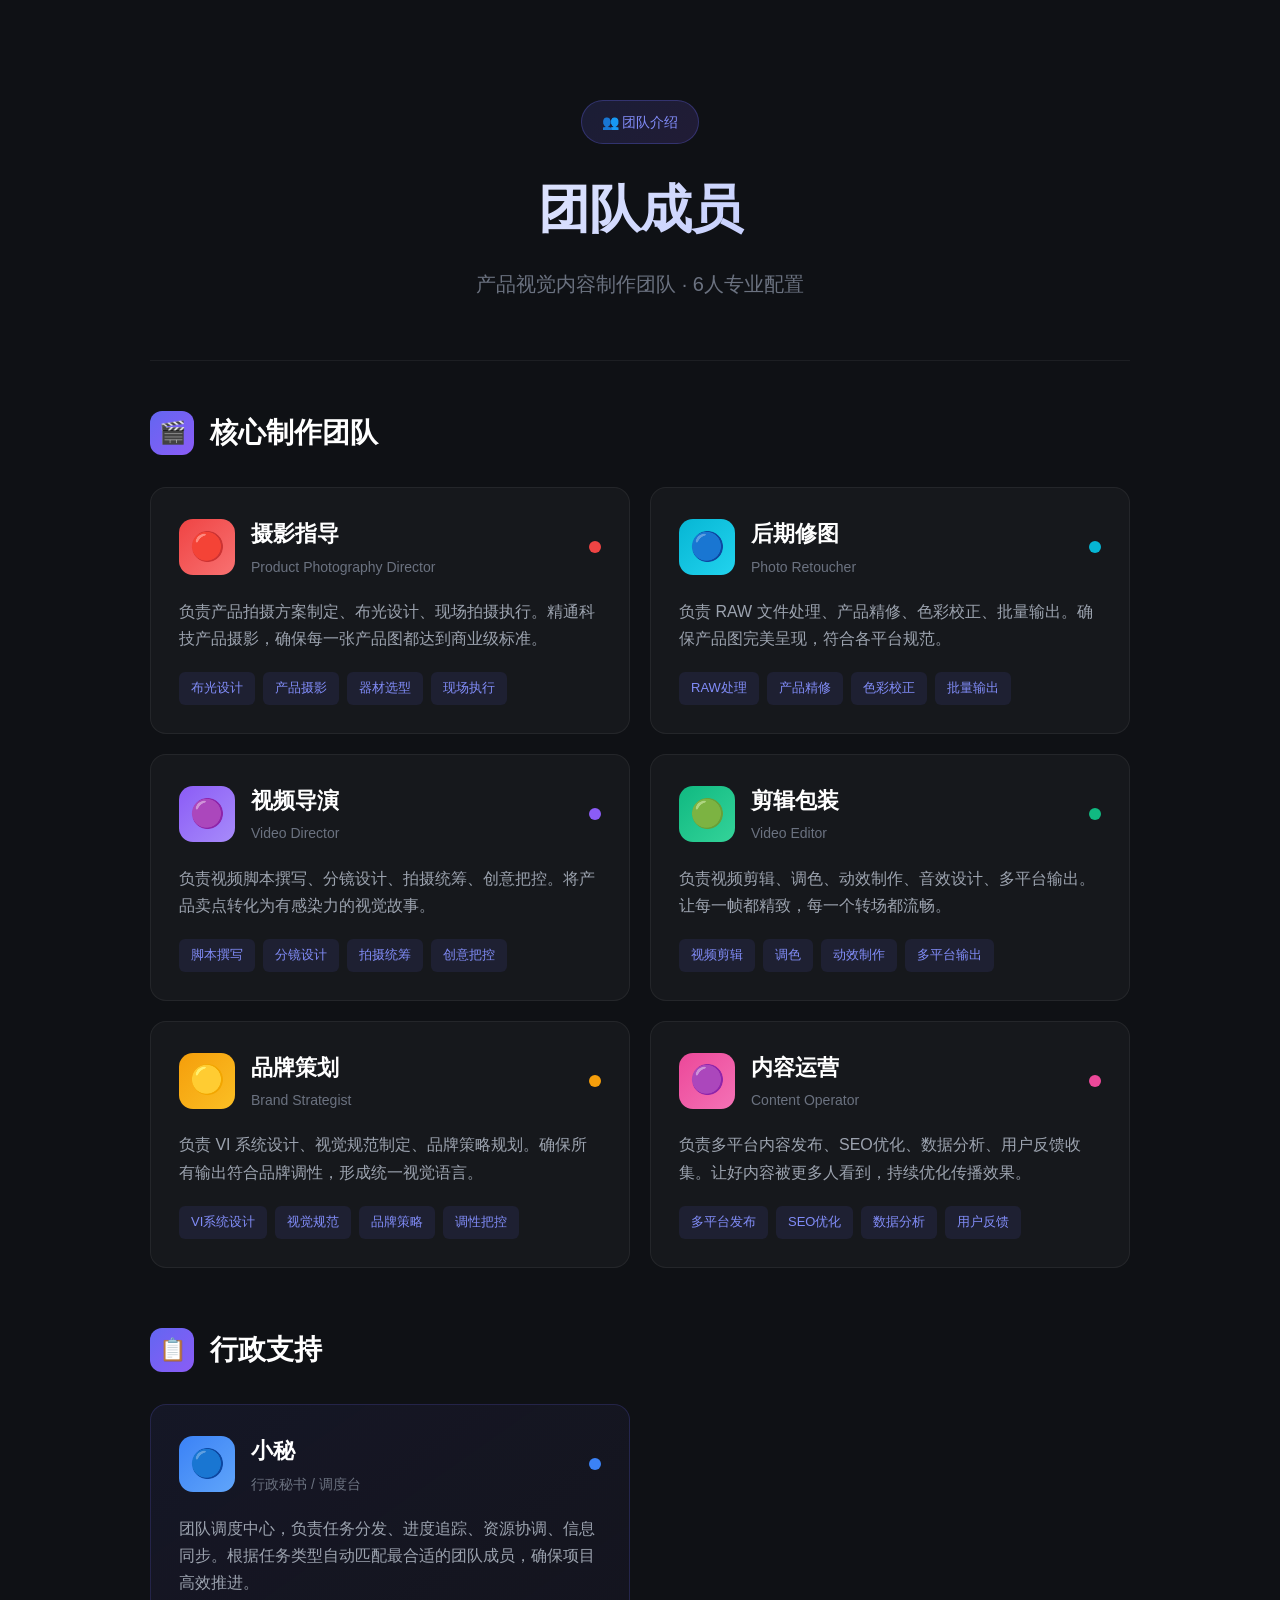
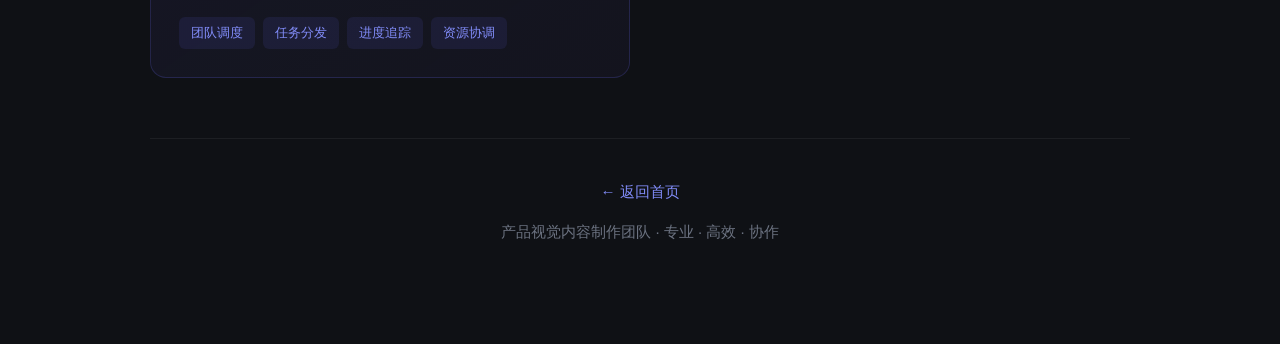
<file: docs/team-members.html>
<!DOCTYPE html>
<html lang="zh-CN">
<head>
    <meta charset="UTF-8">
    <meta name="viewport" content="width=1080, initial-scale=1.0">
    <title>团队成员 - 产品视觉内容制作团队</title>
    <style>
        * {
            margin: 0;
            padding: 0;
            box-sizing: border-box;
        }

        :root {
            --bg-primary: #0F1115;
            --bg-secondary: rgba(255, 255, 255, 0.03);
            --bg-tertiary: rgba(255, 255, 255, 0.05);
            --border-color: rgba(255, 255, 255, 0.06);
            --text-primary: #ffffff;
            --text-secondary: #9CA3AF;
            --text-muted: #6B7280;
            --accent-primary: #6366F1;
            --accent-secondary: #8B5CF6;
            --radius: 16px;
            --radius-sm: 12px;
        }

        body {
            font-family: -apple-system, BlinkMacSystemFont, 'Inter', 'SF Pro Display', 'Segoe UI', 'PingFang SC', sans-serif;
            background: var(--bg-primary);
            color: var(--text-primary);
            line-height: 1.6;
            -webkit-font-smoothing: antialiased;
        }

        .container {
            width: 1080px;
            margin: 0 auto;
            padding: 60px 50px;
        }

        /* Header */
        .header {
            text-align: center;
            padding: 40px 0 60px;
            border-bottom: 1px solid var(--border-color);
            margin-bottom: 50px;
        }

        .header-badge {
            display: inline-flex;
            align-items: center;
            gap: 8px;
            background: linear-gradient(135deg, rgba(99, 102, 241, 0.15) 0%, rgba(139, 92, 246, 0.15) 100%);
            border: 1px solid rgba(99, 102, 241, 0.3);
            border-radius: 100px;
            padding: 10px 20px;
            font-size: 14px;
            font-weight: 500;
            color: #818CF8;
            margin-bottom: 24px;
        }

        .header h1 {
            font-size: 52px;
            font-weight: 700;
            background: linear-gradient(135deg, #fff 0%, #A5B4FC 100%);
            -webkit-background-clip: text;
            -webkit-text-fill-color: transparent;
            background-clip: text;
            margin-bottom: 16px;
            letter-spacing: -1px;
        }

        .header-subtitle {
            font-size: 20px;
            color: var(--text-muted);
        }

        /* Section */
        .section {
            margin-bottom: 60px;
        }

        .section-header {
            display: flex;
            align-items: center;
            gap: 16px;
            margin-bottom: 32px;
        }

        .section-icon {
            width: 44px;
            height: 44px;
            background: linear-gradient(135deg, #6366F1 0%, #8B5CF6 100%);
            border-radius: 12px;
            display: flex;
            align-items: center;
            justify-content: center;
            font-size: 22px;
        }

        .section-title {
            font-size: 28px;
            font-weight: 700;
            color: var(--text-primary);
        }

        /* Member Cards Grid */
        .members-grid {
            display: grid;
            grid-template-columns: repeat(2, 1fr);
            gap: 20px;
        }

        .member-card {
            background: var(--bg-secondary);
            border: 1px solid var(--border-color);
            border-radius: var(--radius);
            padding: 28px;
            transition: all 0.2s ease;
        }

        .member-card:hover {
            background: var(--bg-tertiary);
            border-color: rgba(99, 102, 241, 0.3);
            transform: translateY(-2px);
        }

        .member-header {
            display: flex;
            align-items: center;
            gap: 16px;
            margin-bottom: 20px;
        }

        .member-avatar {
            width: 56px;
            height: 56px;
            border-radius: 14px;
            display: flex;
            align-items: center;
            justify-content: center;
            font-size: 28px;
            flex-shrink: 0;
        }

        .member-info {
            flex: 1;
        }

        .member-name {
            font-size: 22px;
            font-weight: 600;
            color: var(--text-primary);
            margin-bottom: 4px;
        }

        .member-role {
            font-size: 14px;
            color: var(--text-muted);
        }

        .member-color {
            width: 12px;
            height: 12px;
            border-radius: 50%;
            flex-shrink: 0;
        }

        .member-desc {
            font-size: 16px;
            color: var(--text-secondary);
            line-height: 1.7;
            margin-bottom: 20px;
        }

        .member-skills {
            display: flex;
            flex-wrap: wrap;
            gap: 8px;
        }

        .skill-tag {
            font-size: 13px;
            color: #818CF8;
            background: rgba(99, 102, 241, 0.1);
            padding: 6px 12px;
            border-radius: 6px;
        }

        /* Secretary Card - Special */
        .secretary-card {
            background: linear-gradient(145deg, rgba(99, 102, 241, 0.08) 0%, rgba(139, 92, 246, 0.04) 100%);
            border: 1px solid rgba(99, 102, 241, 0.2);
        }

        /* Footer */
        .footer {
            text-align: center;
            padding: 40px 0;
            margin-top: 40px;
            border-top: 1px solid var(--border-color);
        }

        .footer-text {
            font-size: 15px;
            color: var(--text-muted);
        }

        .back-link {
            display: inline-flex;
            align-items: center;
            gap: 8px;
            color: #818CF8;
            text-decoration: none;
            font-size: 15px;
            font-weight: 500;
            margin-bottom: 16px;
        }

        .back-link:hover {
            color: #A5B4FC;
        }
    </style>
</head>
<body>
    <div class="container">
        <!-- Header -->
        <div class="header">
            <div class="header-badge">👥 团队介绍</div>
            <h1>团队成员</h1>
            <p class="header-subtitle">产品视觉内容制作团队 · 6人专业配置</p>
        </div>

        <!-- Core Team -->
        <div class="section">
            <div class="section-header">
                <div class="section-icon">🎬</div>
                <div class="section-title">核心制作团队</div>
            </div>

            <div class="members-grid">
                <!-- 摄影指导 -->
                <div class="member-card">
                    <div class="member-header">
                        <div class="member-avatar" style="background: linear-gradient(135deg, #EF4444 0%, #F87171 100%);">🔴</div>
                        <div class="member-info">
                            <div class="member-name">摄影指导</div>
                            <div class="member-role">Product Photography Director</div>
                        </div>
                        <div class="member-color" style="background: #EF4444;"></div>
                    </div>
                    <div class="member-desc">
                        负责产品拍摄方案制定、布光设计、现场拍摄执行。精通科技产品摄影，确保每一张产品图都达到商业级标准。
                    </div>
                    <div class="member-skills">
                        <span class="skill-tag">布光设计</span>
                        <span class="skill-tag">产品摄影</span>
                        <span class="skill-tag">器材选型</span>
                        <span class="skill-tag">现场执行</span>
                    </div>
                </div>

                <!-- 后期修图 -->
                <div class="member-card">
                    <div class="member-header">
                        <div class="member-avatar" style="background: linear-gradient(135deg, #06B6D4 0%, #22D3EE 100%);">🔵</div>
                        <div class="member-info">
                            <div class="member-name">后期修图</div>
                            <div class="member-role">Photo Retoucher</div>
                        </div>
                        <div class="member-color" style="background: #06B6D4;"></div>
                    </div>
                    <div class="member-desc">
                        负责 RAW 文件处理、产品精修、色彩校正、批量输出。确保产品图完美呈现，符合各平台规范。
                    </div>
                    <div class="member-skills">
                        <span class="skill-tag">RAW处理</span>
                        <span class="skill-tag">产品精修</span>
                        <span class="skill-tag">色彩校正</span>
                        <span class="skill-tag">批量输出</span>
                    </div>
                </div>

                <!-- 视频导演 -->
                <div class="member-card">
                    <div class="member-header">
                        <div class="member-avatar" style="background: linear-gradient(135deg, #8B5CF6 0%, #A78BFA 100%);">🟣</div>
                        <div class="member-info">
                            <div class="member-name">视频导演</div>
                            <div class="member-role">Video Director</div>
                        </div>
                        <div class="member-color" style="background: #8B5CF6;"></div>
                    </div>
                    <div class="member-desc">
                        负责视频脚本撰写、分镜设计、拍摄统筹、创意把控。将产品卖点转化为有感染力的视觉故事。
                    </div>
                    <div class="member-skills">
                        <span class="skill-tag">脚本撰写</span>
                        <span class="skill-tag">分镜设计</span>
                        <span class="skill-tag">拍摄统筹</span>
                        <span class="skill-tag">创意把控</span>
                    </div>
                </div>

                <!-- 剪辑包装 -->
                <div class="member-card">
                    <div class="member-header">
                        <div class="member-avatar" style="background: linear-gradient(135deg, #10B981 0%, #34D399 100%);">🟢</div>
                        <div class="member-info">
                            <div class="member-name">剪辑包装</div>
                            <div class="member-role">Video Editor</div>
                        </div>
                        <div class="member-color" style="background: #10B981;"></div>
                    </div>
                    <div class="member-desc">
                        负责视频剪辑、调色、动效制作、音效设计、多平台输出。让每一帧都精致，每一个转场都流畅。
                    </div>
                    <div class="member-skills">
                        <span class="skill-tag">视频剪辑</span>
                        <span class="skill-tag">调色</span>
                        <span class="skill-tag">动效制作</span>
                        <span class="skill-tag">多平台输出</span>
                    </div>
                </div>

                <!-- 品牌策划 -->
                <div class="member-card">
                    <div class="member-header">
                        <div class="member-avatar" style="background: linear-gradient(135deg, #F59E0B 0%, #FBBF24 100%);">🟡</div>
                        <div class="member-info">
                            <div class="member-name">品牌策划</div>
                            <div class="member-role">Brand Strategist</div>
                        </div>
                        <div class="member-color" style="background: #F59E0B;"></div>
                    </div>
                    <div class="member-desc">
                        负责 VI 系统设计、视觉规范制定、品牌策略规划。确保所有输出符合品牌调性，形成统一视觉语言。
                    </div>
                    <div class="member-skills">
                        <span class="skill-tag">VI系统设计</span>
                        <span class="skill-tag">视觉规范</span>
                        <span class="skill-tag">品牌策略</span>
                        <span class="skill-tag">调性把控</span>
                    </div>
                </div>

                <!-- 内容运营 -->
                <div class="member-card">
                    <div class="member-header">
                        <div class="member-avatar" style="background: linear-gradient(135deg, #EC4899 0%, #F472B6 100%);">🟣</div>
                        <div class="member-info">
                            <div class="member-name">内容运营</div>
                            <div class="member-role">Content Operator</div>
                        </div>
                        <div class="member-color" style="background: #EC4899;"></div>
                    </div>
                    <div class="member-desc">
                        负责多平台内容发布、SEO优化、数据分析、用户反馈收集。让好内容被更多人看到，持续优化传播效果。
                    </div>
                    <div class="member-skills">
                        <span class="skill-tag">多平台发布</span>
                        <span class="skill-tag">SEO优化</span>
                        <span class="skill-tag">数据分析</span>
                        <span class="skill-tag">用户反馈</span>
                    </div>
                </div>
            </div>
        </div>

        <!-- Secretary -->
        <div class="section">
            <div class="section-header">
                <div class="section-icon">📋</div>
                <div class="section-title">行政支持</div>
            </div>

            <div class="members-grid">
                <div class="member-card secretary-card">
                    <div class="member-header">
                        <div class="member-avatar" style="background: linear-gradient(135deg, #3B82F6 0%, #60A5FA 100%);">🔵</div>
                        <div class="member-info">
                            <div class="member-name">小秘</div>
                            <div class="member-role">行政秘书 / 调度台</div>
                        </div>
                        <div class="member-color" style="background: #3B82F6;"></div>
                    </div>
                    <div class="member-desc">
                        团队调度中心，负责任务分发、进度追踪、资源协调、信息同步。根据任务类型自动匹配最合适的团队成员，确保项目高效推进。
                    </div>
                    <div class="member-skills">
                        <span class="skill-tag">团队调度</span>
                        <span class="skill-tag">任务分发</span>
                        <span class="skill-tag">进度追踪</span>
                        <span class="skill-tag">资源协调</span>
                    </div>
                </div>
            </div>
        </div>

        <!-- Footer -->
        <div class="footer">
            <a href="./index.html" class="back-link">← 返回首页</a>
            <p class="footer-text">产品视觉内容制作团队 · 专业 · 高效 · 协作</p>
        </div>
    </div>
</body>
</html>
</file>
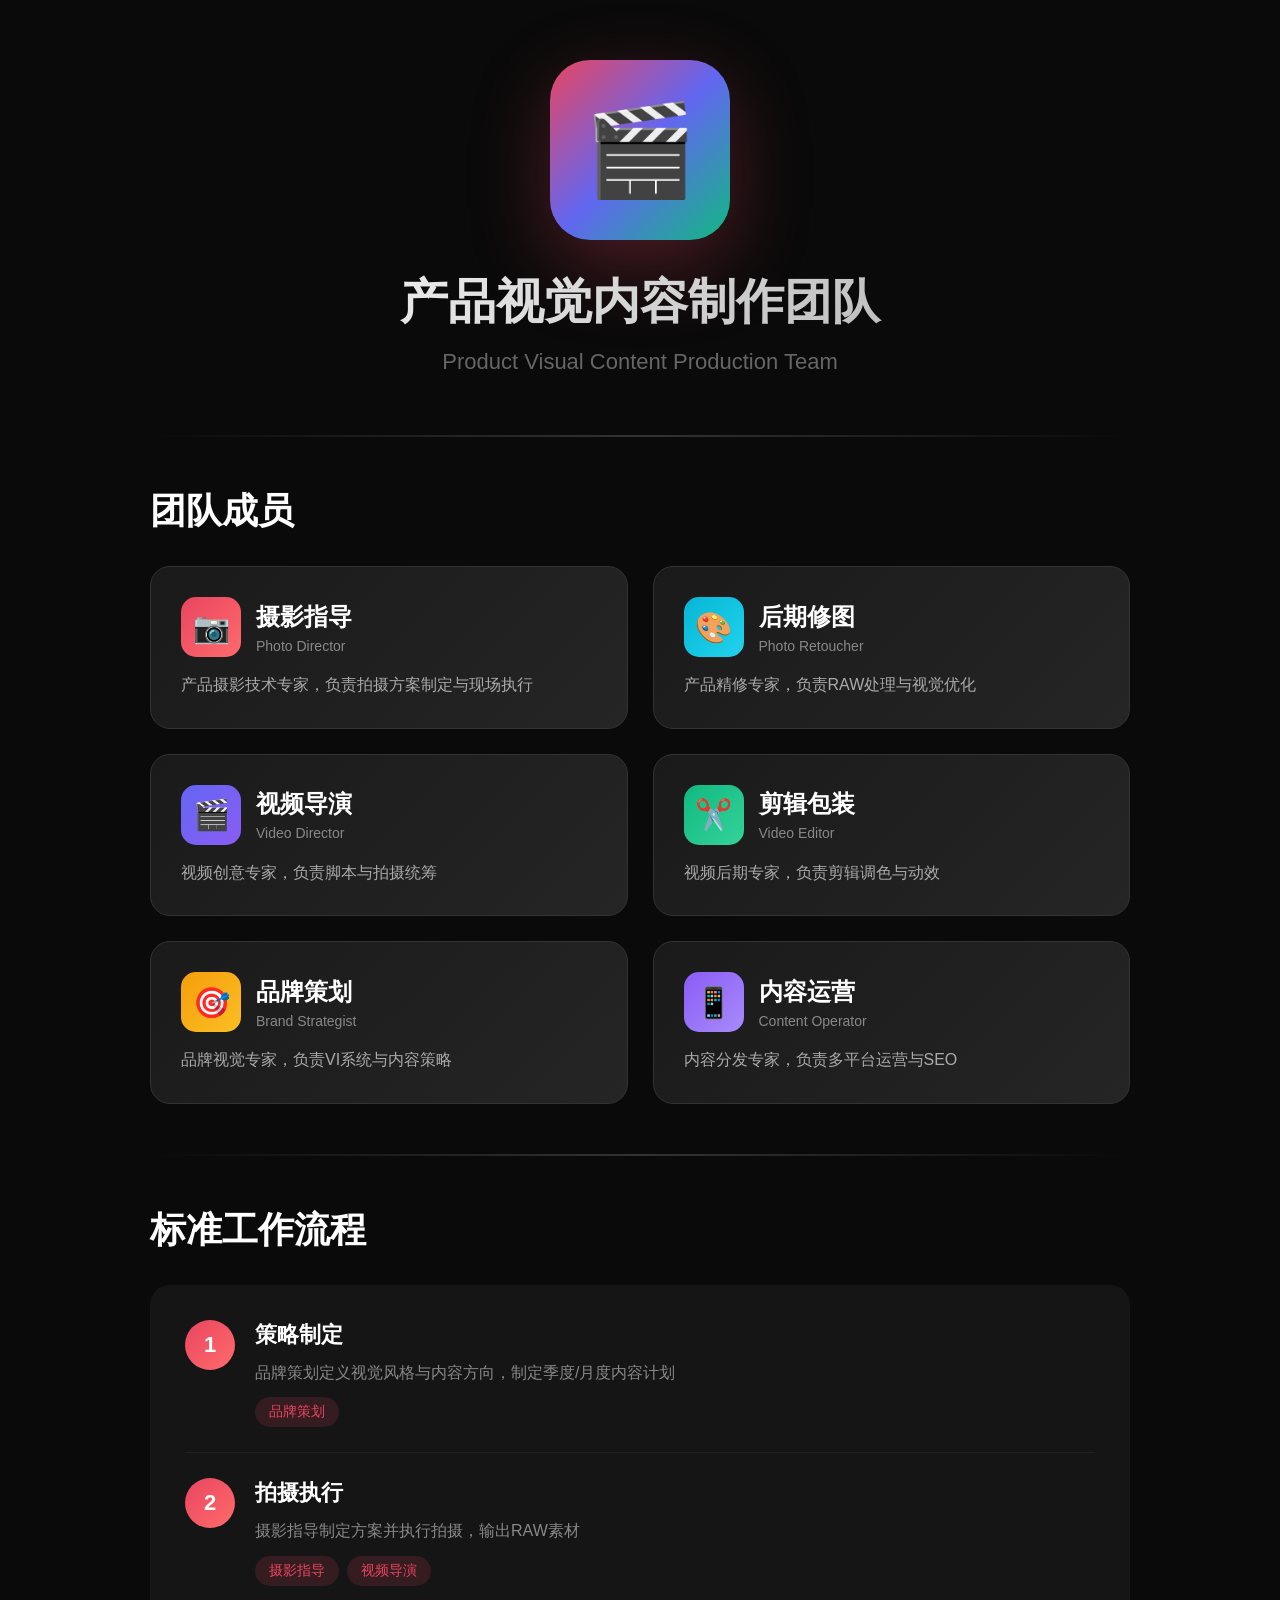
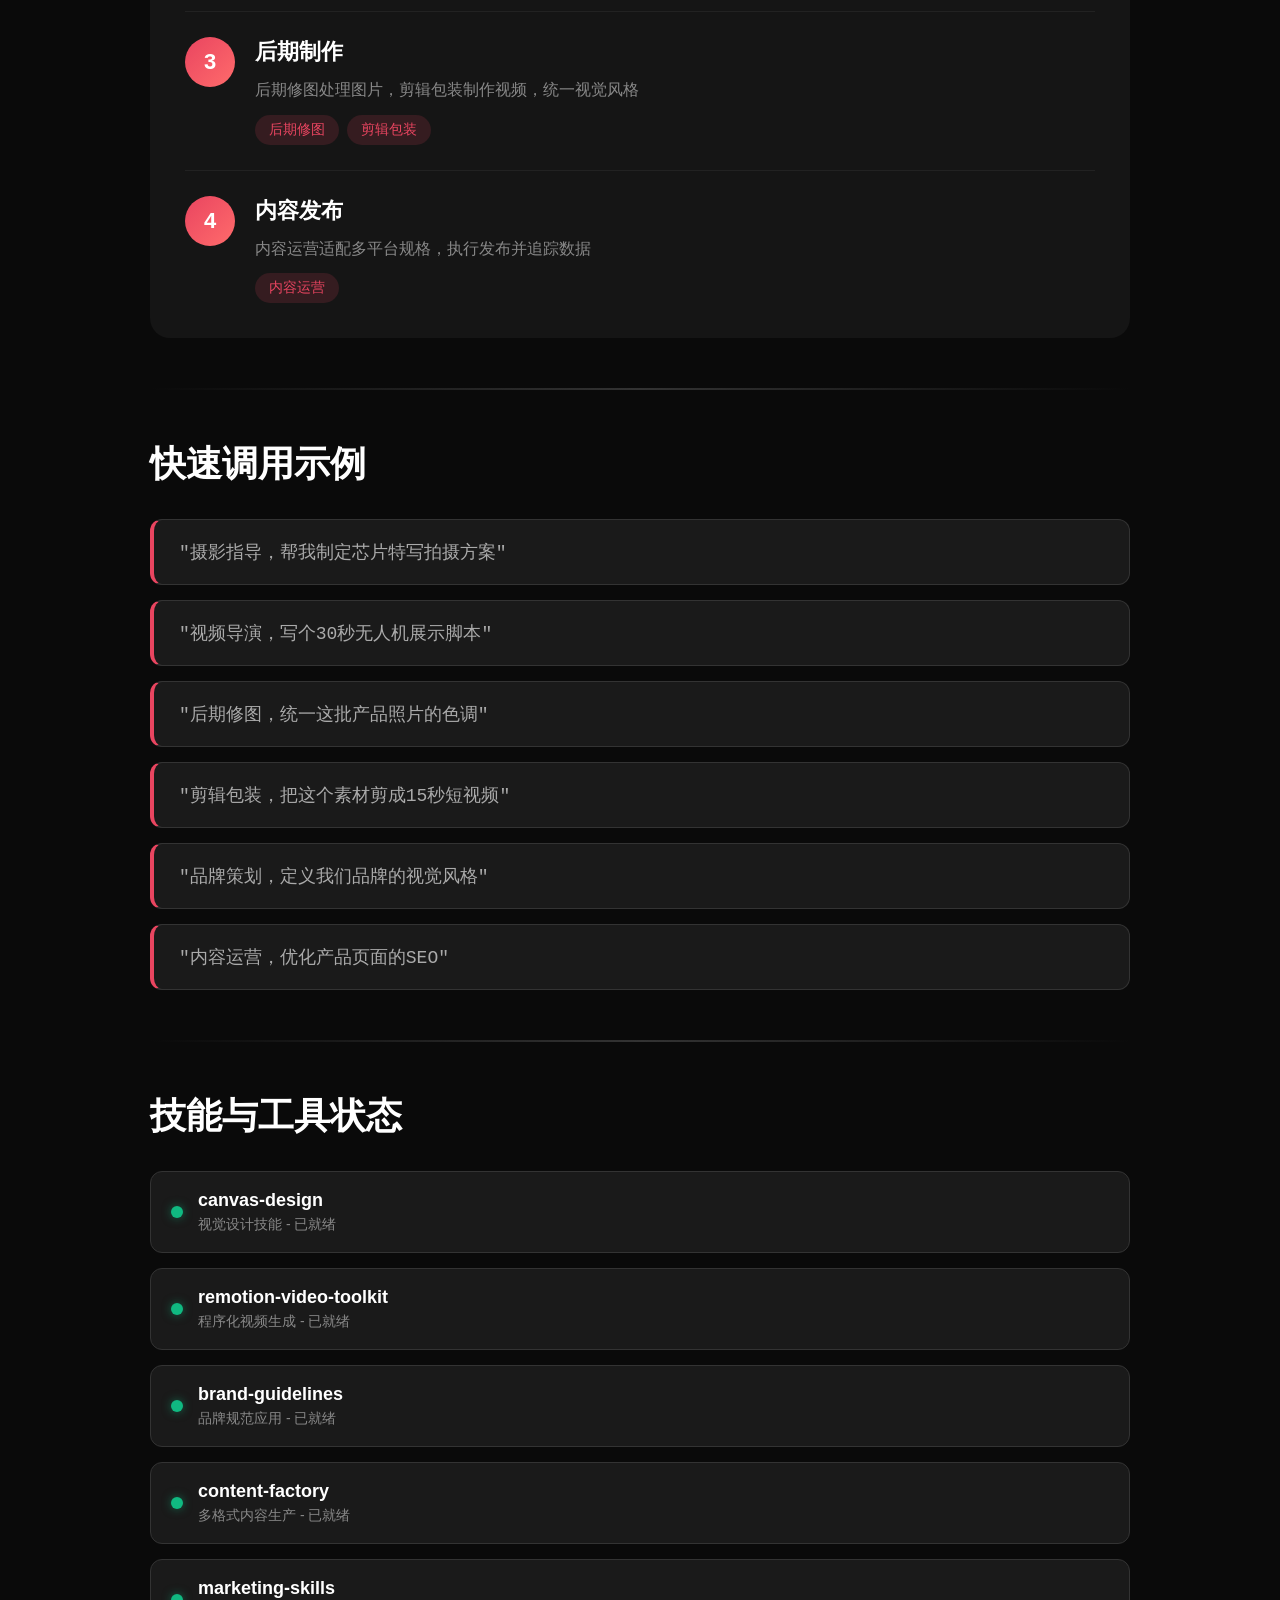
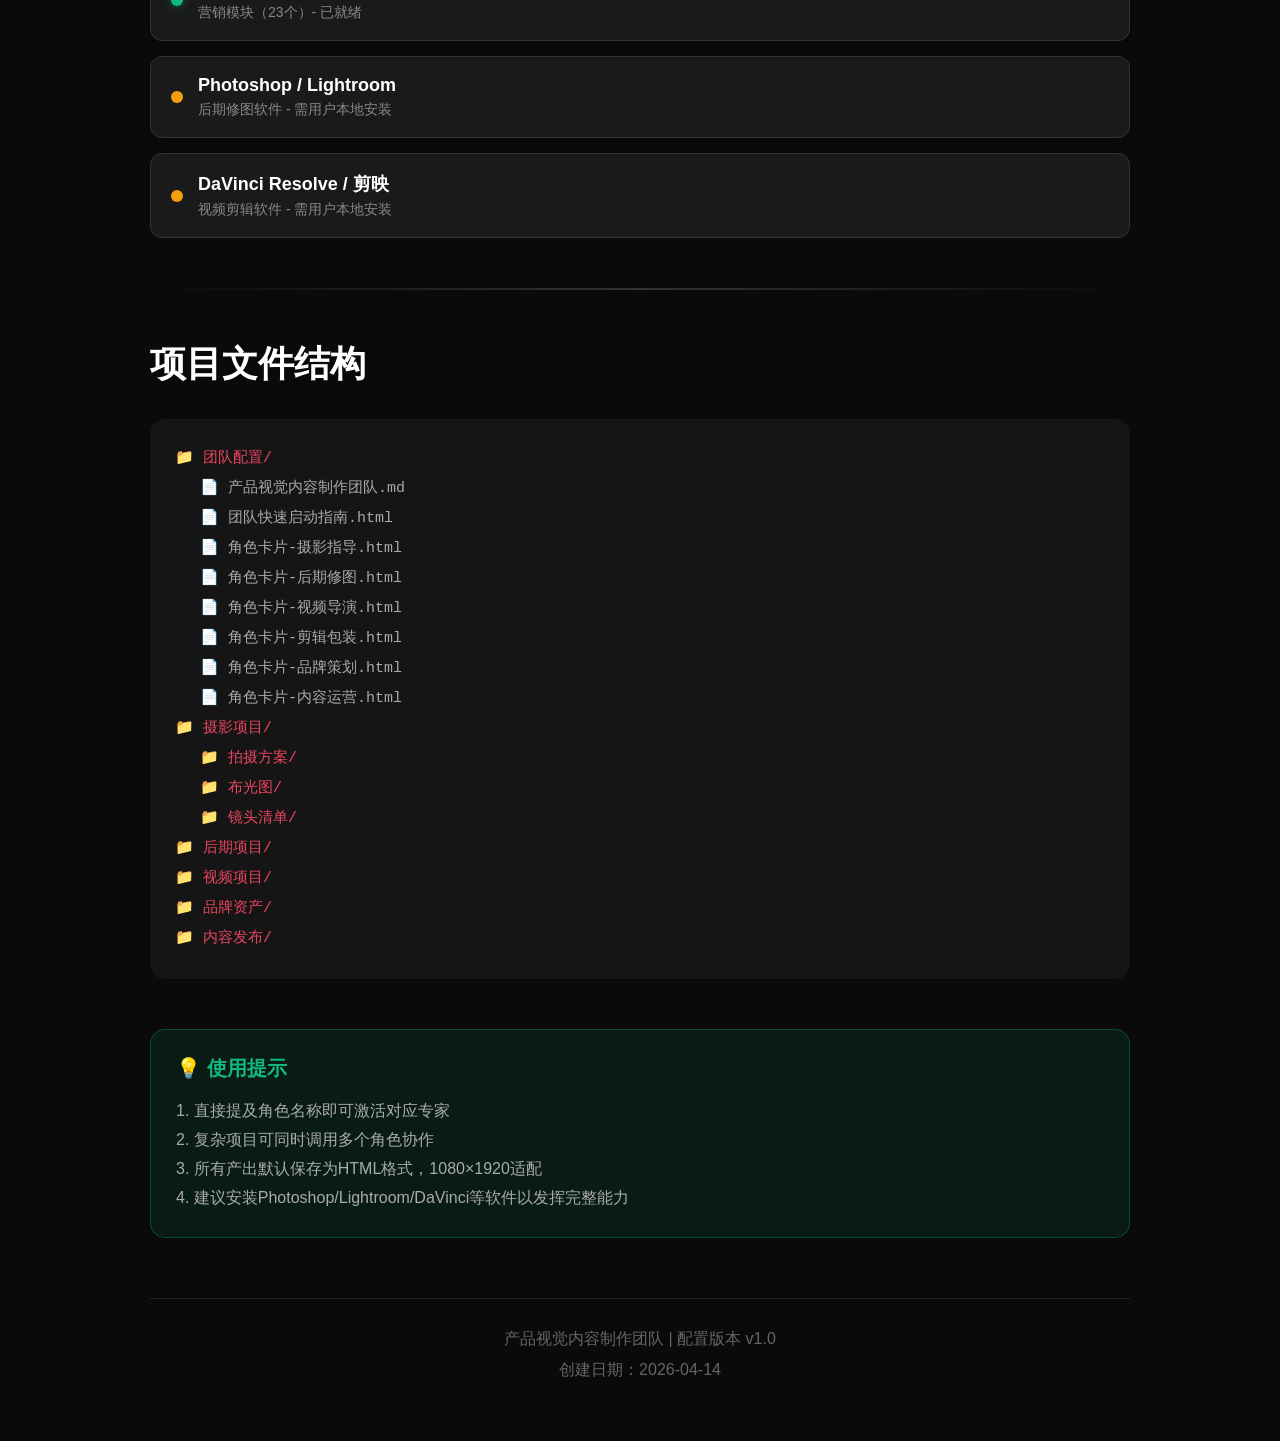
<file: docs/团队快速启动指南.html>
<!DOCTYPE html>
<html lang="zh-CN">
<head>
    <meta charset="UTF-8">
    <meta name="viewport" content="width=1080, initial-scale=1.0">
    <title>产品视觉内容制作团队 - 快速启动指南</title>
    <style>
        * {
            margin: 0;
            padding: 0;
            box-sizing: border-box;
        }
        
        body {
            font-family: -apple-system, BlinkMacSystemFont, "SF Pro Display", "PingFang SC", sans-serif;
            background: #0a0a0a;
            color: #fff;
            width: 1080px;
            min-height: 1920px;
            margin: 0 auto;
            padding: 60px 50px;
        }
        
        .header {
            text-align: center;
            margin-bottom: 60px;
        }
        
        .team-icon {
            width: 180px;
            height: 180px;
            background: linear-gradient(135deg, #e94560, #6366f1, #10b981);
            border-radius: 40px;
            display: flex;
            align-items: center;
            justify-content: center;
            font-size: 90px;
            margin: 0 auto 30px;
            box-shadow: 0 25px 80px rgba(233, 69, 96, 0.3);
        }
        
        .team-name {
            font-size: 48px;
            font-weight: 700;
            margin-bottom: 15px;
            background: linear-gradient(135deg, #fff, #aaa);
            -webkit-background-clip: text;
            -webkit-text-fill-color: transparent;
        }
        
        .team-desc {
            font-size: 22px;
            color: #666;
        }
        
        .divider {
            height: 2px;
            background: linear-gradient(90deg, transparent, #333, transparent);
            margin: 50px 0;
        }
        
        .section {
            margin-bottom: 50px;
        }
        
        .section-title {
            font-size: 36px;
            font-weight: 700;
            margin-bottom: 30px;
            color: #fff;
        }
        
        /* 角色卡片网格 */
        .role-grid {
            display: grid;
            grid-template-columns: 1fr 1fr;
            gap: 25px;
            margin-bottom: 40px;
        }
        
        .role-card {
            background: linear-gradient(135deg, #1a1a1a, #252525);
            border: 1px solid #333;
            border-radius: 20px;
            padding: 30px;
            transition: transform 0.3s, box-shadow 0.3s;
        }
        
        .role-card:hover {
            transform: translateY(-5px);
            box-shadow: 0 20px 40px rgba(0,0,0,0.3);
        }
        
        .role-header {
            display: flex;
            align-items: center;
            gap: 15px;
            margin-bottom: 15px;
        }
        
        .role-avatar {
            width: 60px;
            height: 60px;
            border-radius: 15px;
            display: flex;
            align-items: center;
            justify-content: center;
            font-size: 30px;
        }
        
        .role-avatar.photo { background: linear-gradient(135deg, #e94560, #ff6b6b); }
        .role-avatar.retouch { background: linear-gradient(135deg, #06b6d4, #22d3ee); }
        .role-avatar.video { background: linear-gradient(135deg, #6366f1, #8b5cf6); }
        .role-avatar.edit { background: linear-gradient(135deg, #10b981, #34d399); }
        .role-avatar.brand { background: linear-gradient(135deg, #f59e0b, #fbbf24); }
        .role-avatar.ops { background: linear-gradient(135deg, #8b5cf6, #a78bfa); }
        
        .role-info h3 {
            font-size: 24px;
            font-weight: 600;
            margin-bottom: 5px;
        }
        
        .role-info p {
            font-size: 14px;
            color: #888;
        }
        
        .role-desc {
            font-size: 16px;
            color: #aaa;
            line-height: 1.6;
        }
        
        /* 工作流程 */
        .workflow {
            background: #151515;
            border-radius: 20px;
            padding: 35px;
        }
        
        .workflow-step {
            display: flex;
            gap: 20px;
            margin-bottom: 25px;
            padding-bottom: 25px;
            border-bottom: 1px solid #222;
        }
        
        .workflow-step:last-child {
            border-bottom: none;
            margin-bottom: 0;
            padding-bottom: 0;
        }
        
        .step-num {
            width: 50px;
            height: 50px;
            background: linear-gradient(135deg, #e94560, #ff6b6b);
            border-radius: 50%;
            display: flex;
            align-items: center;
            justify-content: center;
            font-size: 22px;
            font-weight: 700;
            flex-shrink: 0;
        }
        
        .step-content h4 {
            font-size: 22px;
            font-weight: 600;
            margin-bottom: 10px;
            color: #fff;
        }
        
        .step-content p {
            font-size: 16px;
            color: #888;
            line-height: 1.6;
        }
        
        .step-roles {
            display: flex;
            flex-wrap: wrap;
            gap: 8px;
            margin-top: 12px;
        }
        
        .step-role {
            background: rgba(233, 69, 96, 0.15);
            color: #e94560;
            padding: 6px 14px;
            border-radius: 20px;
            font-size: 14px;
        }
        
        /* 快速调用 */
        .quick-calls {
            display: flex;
            flex-direction: column;
            gap: 15px;
        }
        
        .call-item {
            background: #1a1a1a;
            border: 1px solid #333;
            border-radius: 12px;
            padding: 20px 25px;
            font-family: "SF Mono", monospace;
            font-size: 18px;
            color: #aaa;
            border-left: 4px solid #e94560;
        }
        
        /* 技能列表 */
        .skill-list {
            display: flex;
            flex-direction: column;
            gap: 15px;
        }
        
        .skill-item {
            display: flex;
            align-items: center;
            gap: 15px;
            padding: 18px 20px;
            background: #1a1a1a;
            border-radius: 12px;
            border: 1px solid #333;
        }
        
        .skill-status {
            width: 12px;
            height: 12px;
            border-radius: 50%;
            flex-shrink: 0;
        }
        
        .skill-status.ready {
            background: #10b981;
            box-shadow: 0 0 10px rgba(16, 185, 129, 0.5);
        }
        
        .skill-status.user {
            background: #f59e0b;
        }
        
        .skill-info h4 {
            font-size: 18px;
            font-weight: 600;
            margin-bottom: 5px;
        }
        
        .skill-info p {
            font-size: 14px;
            color: #888;
        }
        
        /* 文件结构 */
        .file-tree {
            background: #151515;
            border-radius: 15px;
            padding: 25px;
            font-family: "SF Mono", monospace;
            font-size: 15px;
            line-height: 2;
            color: #888;
        }
        
        .file-tree .folder {
            color: #e94560;
        }
        
        .file-tree .file {
            color: #aaa;
        }
        
        .file-tree .indent {
            margin-left: 25px;
        }
        
        /* 提示框 */
        .tip-box {
            background: rgba(16, 185, 129, 0.1);
            border: 1px solid rgba(16, 185, 129, 0.3);
            border-radius: 15px;
            padding: 25px;
            margin-top: 30px;
        }
        
        .tip-box h4 {
            font-size: 20px;
            color: #10b981;
            margin-bottom: 15px;
        }
        
        .tip-box p {
            font-size: 16px;
            color: #aaa;
            line-height: 1.8;
        }
        
        .footer {
            margin-top: 60px;
            padding-top: 30px;
            border-top: 1px solid #222;
            text-align: center;
            color: #666;
            font-size: 16px;
        }
    </style>
</head>
<body>
    <div class="header">
        <div class="team-icon">🎬</div>
        <h1 class="team-name">产品视觉内容制作团队</h1>
        <p class="team-desc">Product Visual Content Production Team</p>
    </div>
    
    <div class="divider"></div>
    
    <!-- 团队成员 -->
    <div class="section">
        <h2 class="section-title">团队成员</h2>
        
        <div class="role-grid">
            <div class="role-card">
                <div class="role-header">
                    <div class="role-avatar photo">📷</div>
                    <div class="role-info">
                        <h3>摄影指导</h3>
                        <p>Photo Director</p>
                    </div>
                </div>
                <p class="role-desc">产品摄影技术专家，负责拍摄方案制定与现场执行</p>
            </div>
            
            <div class="role-card">
                <div class="role-header">
                    <div class="role-avatar retouch">🎨</div>
                    <div class="role-info">
                        <h3>后期修图</h3>
                        <p>Photo Retoucher</p>
                    </div>
                </div>
                <p class="role-desc">产品精修专家，负责RAW处理与视觉优化</p>
            </div>
            
            <div class="role-card">
                <div class="role-header">
                    <div class="role-avatar video">🎬</div>
                    <div class="role-info">
                        <h3>视频导演</h3>
                        <p>Video Director</p>
                    </div>
                </div>
                <p class="role-desc">视频创意专家，负责脚本与拍摄统筹</p>
            </div>
            
            <div class="role-card">
                <div class="role-header">
                    <div class="role-avatar edit">✂️</div>
                    <div class="role-info">
                        <h3>剪辑包装</h3>
                        <p>Video Editor</p>
                    </div>
                </div>
                <p class="role-desc">视频后期专家，负责剪辑调色与动效</p>
            </div>
            
            <div class="role-card">
                <div class="role-header">
                    <div class="role-avatar brand">🎯</div>
                    <div class="role-info">
                        <h3>品牌策划</h3>
                        <p>Brand Strategist</p>
                    </div>
                </div>
                <p class="role-desc">品牌视觉专家，负责VI系统与内容策略</p>
            </div>
            
            <div class="role-card">
                <div class="role-header">
                    <div class="role-avatar ops">📱</div>
                    <div class="role-info">
                        <h3>内容运营</h3>
                        <p>Content Operator</p>
                    </div>
                </div>
                <p class="role-desc">内容分发专家，负责多平台运营与SEO</p>
            </div>
        </div>
    </div>
    
    <div class="divider"></div>
    
    <!-- 工作流程 -->
    <div class="section">
        <h2 class="section-title">标准工作流程</h2>
        
        <div class="workflow">
            <div class="workflow-step">
                <div class="step-num">1</div>
                <div class="step-content">
                    <h4>策略制定</h4>
                    <p>品牌策划定义视觉风格与内容方向，制定季度/月度内容计划</p>
                    <div class="step-roles">
                        <span class="step-role">品牌策划</span>
                    </div>
                </div>
            </div>
            
            <div class="workflow-step">
                <div class="step-num">2</div>
                <div class="step-content">
                    <h4>拍摄执行</h4>
                    <p>摄影指导制定方案并执行拍摄，输出RAW素材</p>
                    <div class="step-roles">
                        <span class="step-role">摄影指导</span>
                        <span class="step-role">视频导演</span>
                    </div>
                </div>
            </div>
            
            <div class="workflow-step">
                <div class="step-num">3</div>
                <div class="step-content">
                    <h4>后期制作</h4>
                    <p>后期修图处理图片，剪辑包装制作视频，统一视觉风格</p>
                    <div class="step-roles">
                        <span class="step-role">后期修图</span>
                        <span class="step-role">剪辑包装</span>
                    </div>
                </div>
            </div>
            
            <div class="workflow-step">
                <div class="step-num">4</div>
                <div class="step-content">
                    <h4>内容发布</h4>
                    <p>内容运营适配多平台规格，执行发布并追踪数据</p>
                    <div class="step-roles">
                        <span class="step-role">内容运营</span>
                    </div>
                </div>
            </div>
        </div>
    </div>
    
    <div class="divider"></div>
    
    <!-- 快速调用 -->
    <div class="section">
        <h2 class="section-title">快速调用示例</h2>
        
        <div class="quick-calls">
            <div class="call-item">"摄影指导，帮我制定芯片特写拍摄方案"</div>
            <div class="call-item">"视频导演，写个30秒无人机展示脚本"</div>
            <div class="call-item">"后期修图，统一这批产品照片的色调"</div>
            <div class="call-item">"剪辑包装，把这个素材剪成15秒短视频"</div>
            <div class="call-item">"品牌策划，定义我们品牌的视觉风格"</div>
            <div class="call-item">"内容运营，优化产品页面的SEO"</div>
        </div>
    </div>
    
    <div class="divider"></div>
    
    <!-- 技能状态 -->
    <div class="section">
        <h2 class="section-title">技能与工具状态</h2>
        
        <div class="skill-list">
            <div class="skill-item">
                <div class="skill-status ready"></div>
                <div class="skill-info">
                    <h4>canvas-design</h4>
                    <p>视觉设计技能 - 已就绪</p>
                </div>
            </div>
            <div class="skill-item">
                <div class="skill-status ready"></div>
                <div class="skill-info">
                    <h4>remotion-video-toolkit</h4>
                    <p>程序化视频生成 - 已就绪</p>
                </div>
            </div>
            <div class="skill-item">
                <div class="skill-status ready"></div>
                <div class="skill-info">
                    <h4>brand-guidelines</h4>
                    <p>品牌规范应用 - 已就绪</p>
                </div>
            </div>
            <div class="skill-item">
                <div class="skill-status ready"></div>
                <div class="skill-info">
                    <h4>content-factory</h4>
                    <p>多格式内容生产 - 已就绪</p>
                </div>
            </div>
            <div class="skill-item">
                <div class="skill-status ready"></div>
                <div class="skill-info">
                    <h4>marketing-skills</h4>
                    <p>营销模块（23个）- 已就绪</p>
                </div>
            </div>
            <div class="skill-item">
                <div class="skill-status user"></div>
                <div class="skill-info">
                    <h4>Photoshop / Lightroom</h4>
                    <p>后期修图软件 - 需用户本地安装</p>
                </div>
            </div>
            <div class="skill-item">
                <div class="skill-status user"></div>
                <div class="skill-info">
                    <h4>DaVinci Resolve / 剪映</h4>
                    <p>视频剪辑软件 - 需用户本地安装</p>
                </div>
            </div>
        </div>
    </div>
    
    <div class="divider"></div>
    
    <!-- 文件结构 -->
    <div class="section">
        <h2 class="section-title">项目文件结构</h2>
        
        <div class="file-tree">
            <div class="folder">📁 团队配置/</div>
            <div class="indent">
                <div class="file">📄 产品视觉内容制作团队.md</div>
                <div class="file">📄 团队快速启动指南.html</div>
                <div class="file">📄 角色卡片-摄影指导.html</div>
                <div class="file">📄 角色卡片-后期修图.html</div>
                <div class="file">📄 角色卡片-视频导演.html</div>
                <div class="file">📄 角色卡片-剪辑包装.html</div>
                <div class="file">📄 角色卡片-品牌策划.html</div>
                <div class="file">📄 角色卡片-内容运营.html</div>
            </div>
            <div class="folder">📁 摄影项目/</div>
            <div class="indent">
                <div class="folder">📁 拍摄方案/</div>
                <div class="folder">📁 布光图/</div>
                <div class="folder">📁 镜头清单/</div>
            </div>
            <div class="folder">📁 后期项目/</div>
            <div class="folder">📁 视频项目/</div>
            <div class="folder">📁 品牌资产/</div>
            <div class="folder">📁 内容发布/</div>
        </div>
    </div>
    
    <div class="tip-box">
        <h4>💡 使用提示</h4>
        <p>1. 直接提及角色名称即可激活对应专家<br>
        2. 复杂项目可同时调用多个角色协作<br>
        3. 所有产出默认保存为HTML格式，1080×1920适配<br>
        4. 建议安装Photoshop/Lightroom/DaVinci等软件以发挥完整能力</p>
    </div>
    
    <div class="footer">
        <p>产品视觉内容制作团队 | 配置版本 v1.0</p>
        <p style="margin-top: 10px;">创建日期：2026-04-14</p>
    </div>
</body>
</html>
</file>
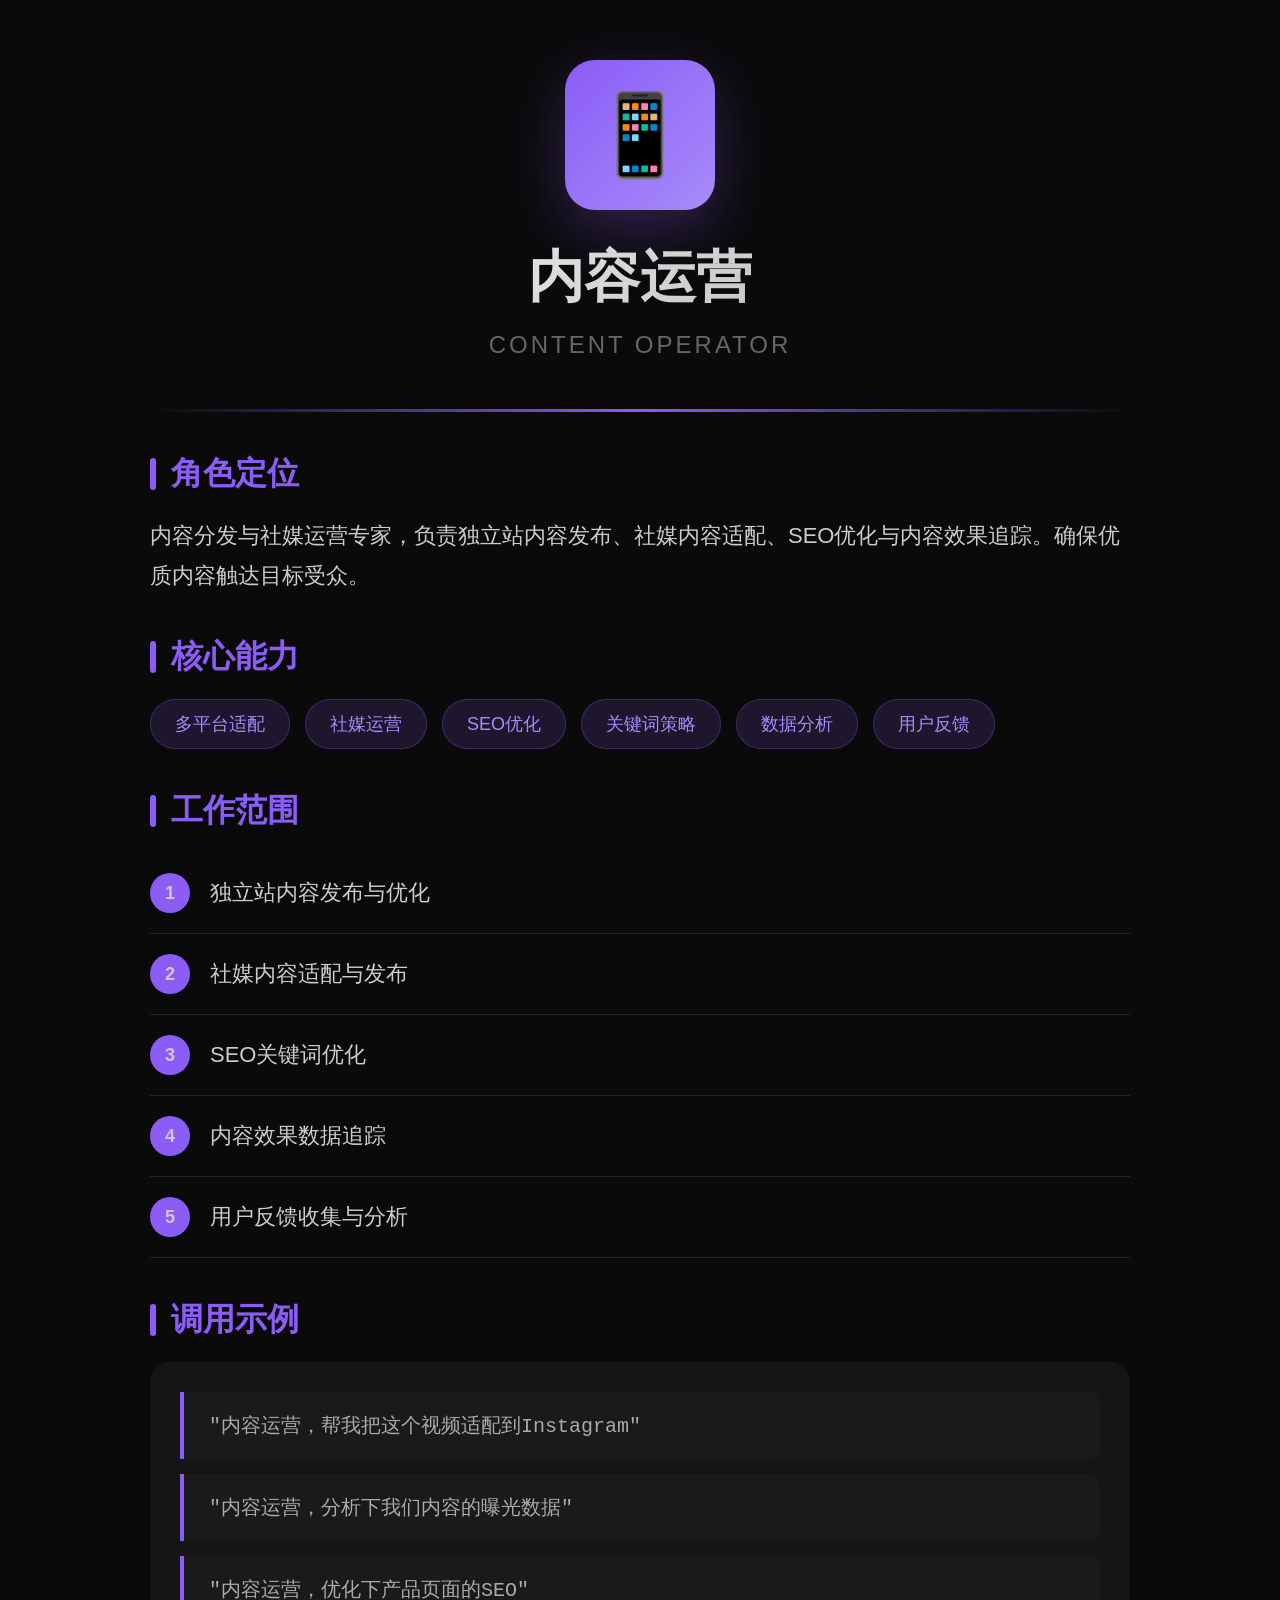
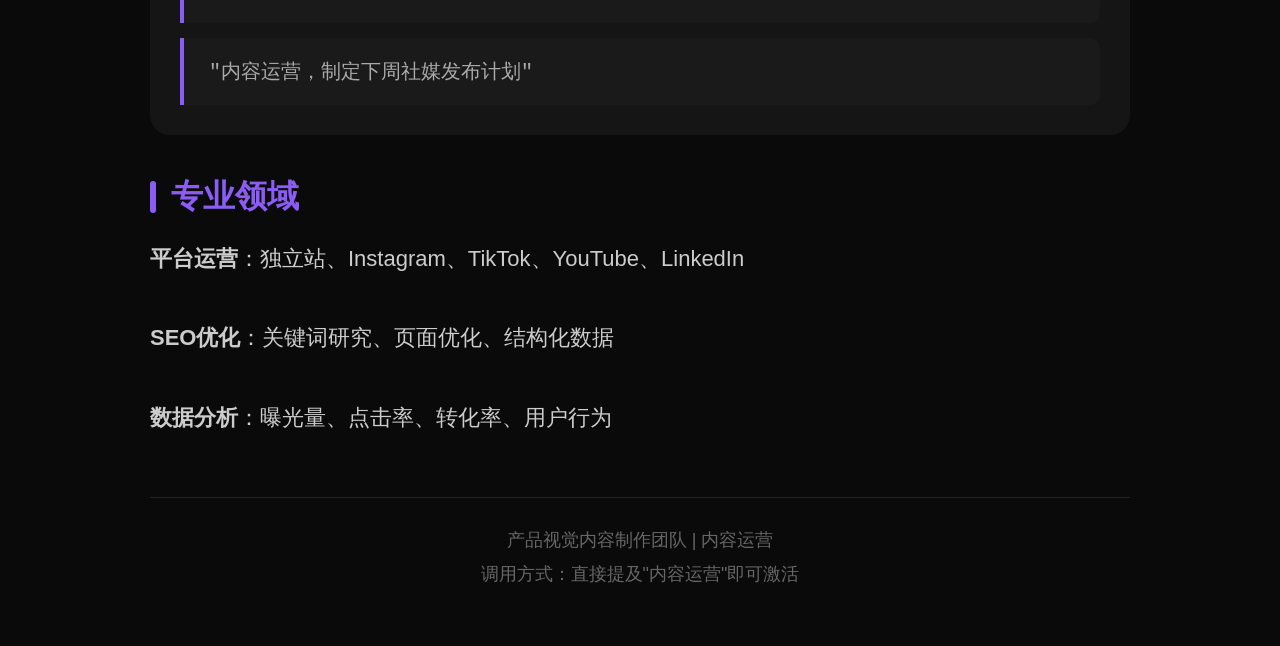
<file: docs/角色卡片-内容运营.html>
<!DOCTYPE html>
<html lang="zh-CN">
<head>
    <meta charset="UTF-8">
    <meta name="viewport" content="width=1080, initial-scale=1.0">
    <title>内容运营 - 角色卡片</title>
    <style>
        * {
            margin: 0;
            padding: 0;
            box-sizing: border-box;
        }
        
        body {
            font-family: -apple-system, BlinkMacSystemFont, "SF Pro Display", "PingFang SC", sans-serif;
            background: #0a0a0a;
            color: #fff;
            width: 1080px;
            min-height: 1920px;
            margin: 0 auto;
            padding: 60px 50px;
        }
        
        .header {
            text-align: center;
            margin-bottom: 50px;
        }
        
        .role-icon {
            width: 150px;
            height: 150px;
            background: linear-gradient(135deg, #8b5cf6, #a78bfa);
            border-radius: 30px;
            display: flex;
            align-items: center;
            justify-content: center;
            font-size: 80px;
            margin: 0 auto 30px;
            box-shadow: 0 20px 60px rgba(139, 92, 246, 0.3);
        }
        
        .role-name {
            font-size: 56px;
            font-weight: 700;
            margin-bottom: 15px;
            background: linear-gradient(135deg, #fff, #aaa);
            -webkit-background-clip: text;
            -webkit-text-fill-color: transparent;
        }
        
        .role-en {
            font-size: 24px;
            color: #666;
            letter-spacing: 3px;
            text-transform: uppercase;
        }
        
        .divider {
            height: 3px;
            background: linear-gradient(90deg, transparent, #8b5cf6, transparent);
            margin: 40px 0;
        }
        
        .section {
            margin-bottom: 40px;
        }
        
        .section-title {
            font-size: 32px;
            font-weight: 600;
            color: #8b5cf6;
            margin-bottom: 20px;
            display: flex;
            align-items: center;
            gap: 15px;
        }
        
        .section-title::before {
            content: '';
            width: 6px;
            height: 32px;
            background: #8b5cf6;
            border-radius: 3px;
        }
        
        .content {
            font-size: 22px;
            line-height: 1.8;
            color: #ccc;
        }
        
        .skill-tags {
            display: flex;
            flex-wrap: wrap;
            gap: 15px;
            margin-top: 20px;
        }
        
        .skill-tag {
            background: rgba(139, 92, 246, 0.15);
            border: 1px solid rgba(139, 92, 246, 0.3);
            padding: 12px 24px;
            border-radius: 30px;
            font-size: 18px;
            color: #a78bfa;
        }
        
        .workflow-list {
            list-style: none;
            padding: 0;
        }
        
        .workflow-list li {
            padding: 20px 0;
            border-bottom: 1px solid #222;
            font-size: 22px;
            color: #ccc;
            display: flex;
            align-items: center;
            gap: 20px;
        }
        
        .workflow-list li::before {
            content: attr(data-step);
            width: 40px;
            height: 40px;
            background: #8b5cf6;
            border-radius: 50%;
            display: flex;
            align-items: center;
            justify-content: center;
            font-size: 18px;
            font-weight: 600;
            flex-shrink: 0;
        }
        
        .call-examples {
            background: #151515;
            border-radius: 20px;
            padding: 30px;
            margin-top: 20px;
        }
        
        .example-item {
            background: #1a1a1a;
            border-left: 4px solid #8b5cf6;
            padding: 20px 25px;
            margin-bottom: 15px;
            border-radius: 0 10px 10px 0;
            font-size: 20px;
            color: #aaa;
            font-family: "SF Mono", monospace;
        }
        
        .example-item:last-child {
            margin-bottom: 0;
        }
        
        .footer {
            margin-top: 60px;
            padding-top: 30px;
            border-top: 1px solid #222;
            text-align: center;
            color: #666;
            font-size: 18px;
        }
    </style>
</head>
<body>
    <div class="header">
        <div class="role-icon">📱</div>
        <h1 class="role-name">内容运营</h1>
        <p class="role-en">Content Operator</p>
    </div>
    
    <div class="divider"></div>
    
    <div class="section">
        <h2 class="section-title">角色定位</h2>
        <p class="content">
            内容分发与社媒运营专家，负责独立站内容发布、社媒内容适配、SEO优化与内容效果追踪。确保优质内容触达目标受众。
        </p>
    </div>
    
    <div class="section">
        <h2 class="section-title">核心能力</h2>
        <div class="skill-tags">
            <span class="skill-tag">多平台适配</span>
            <span class="skill-tag">社媒运营</span>
            <span class="skill-tag">SEO优化</span>
            <span class="skill-tag">关键词策略</span>
            <span class="skill-tag">数据分析</span>
            <span class="skill-tag">用户反馈</span>
        </div>
    </div>
    
    <div class="section">
        <h2 class="section-title">工作范围</h2>
        <ul class="workflow-list">
            <li data-step="1">独立站内容发布与优化</li>
            <li data-step="2">社媒内容适配与发布</li>
            <li data-step="3">SEO关键词优化</li>
            <li data-step="4">内容效果数据追踪</li>
            <li data-step="5">用户反馈收集与分析</li>
        </ul>
    </div>
    
    <div class="section">
        <h2 class="section-title">调用示例</h2>
        <div class="call-examples">
            <div class="example-item">"内容运营，帮我把这个视频适配到Instagram"</div>
            <div class="example-item">"内容运营，分析下我们内容的曝光数据"</div>
            <div class="example-item">"内容运营，优化下产品页面的SEO"</div>
            <div class="example-item">"内容运营，制定下周社媒发布计划"</div>
        </div>
    </div>
    
    <div class="section">
        <h2 class="section-title">专业领域</h2>
        <p class="content">
            <strong>平台运营</strong>：独立站、Instagram、TikTok、YouTube、LinkedIn<br><br>
            <strong>SEO优化</strong>：关键词研究、页面优化、结构化数据<br><br>
            <strong>数据分析</strong>：曝光量、点击率、转化率、用户行为
        </p>
    </div>
    
    <div class="footer">
        <p>产品视觉内容制作团队 | 内容运营</p>
        <p style="margin-top: 10px;">调用方式：直接提及"内容运营"即可激活</p>
    </div>
</body>
</html>
</file>
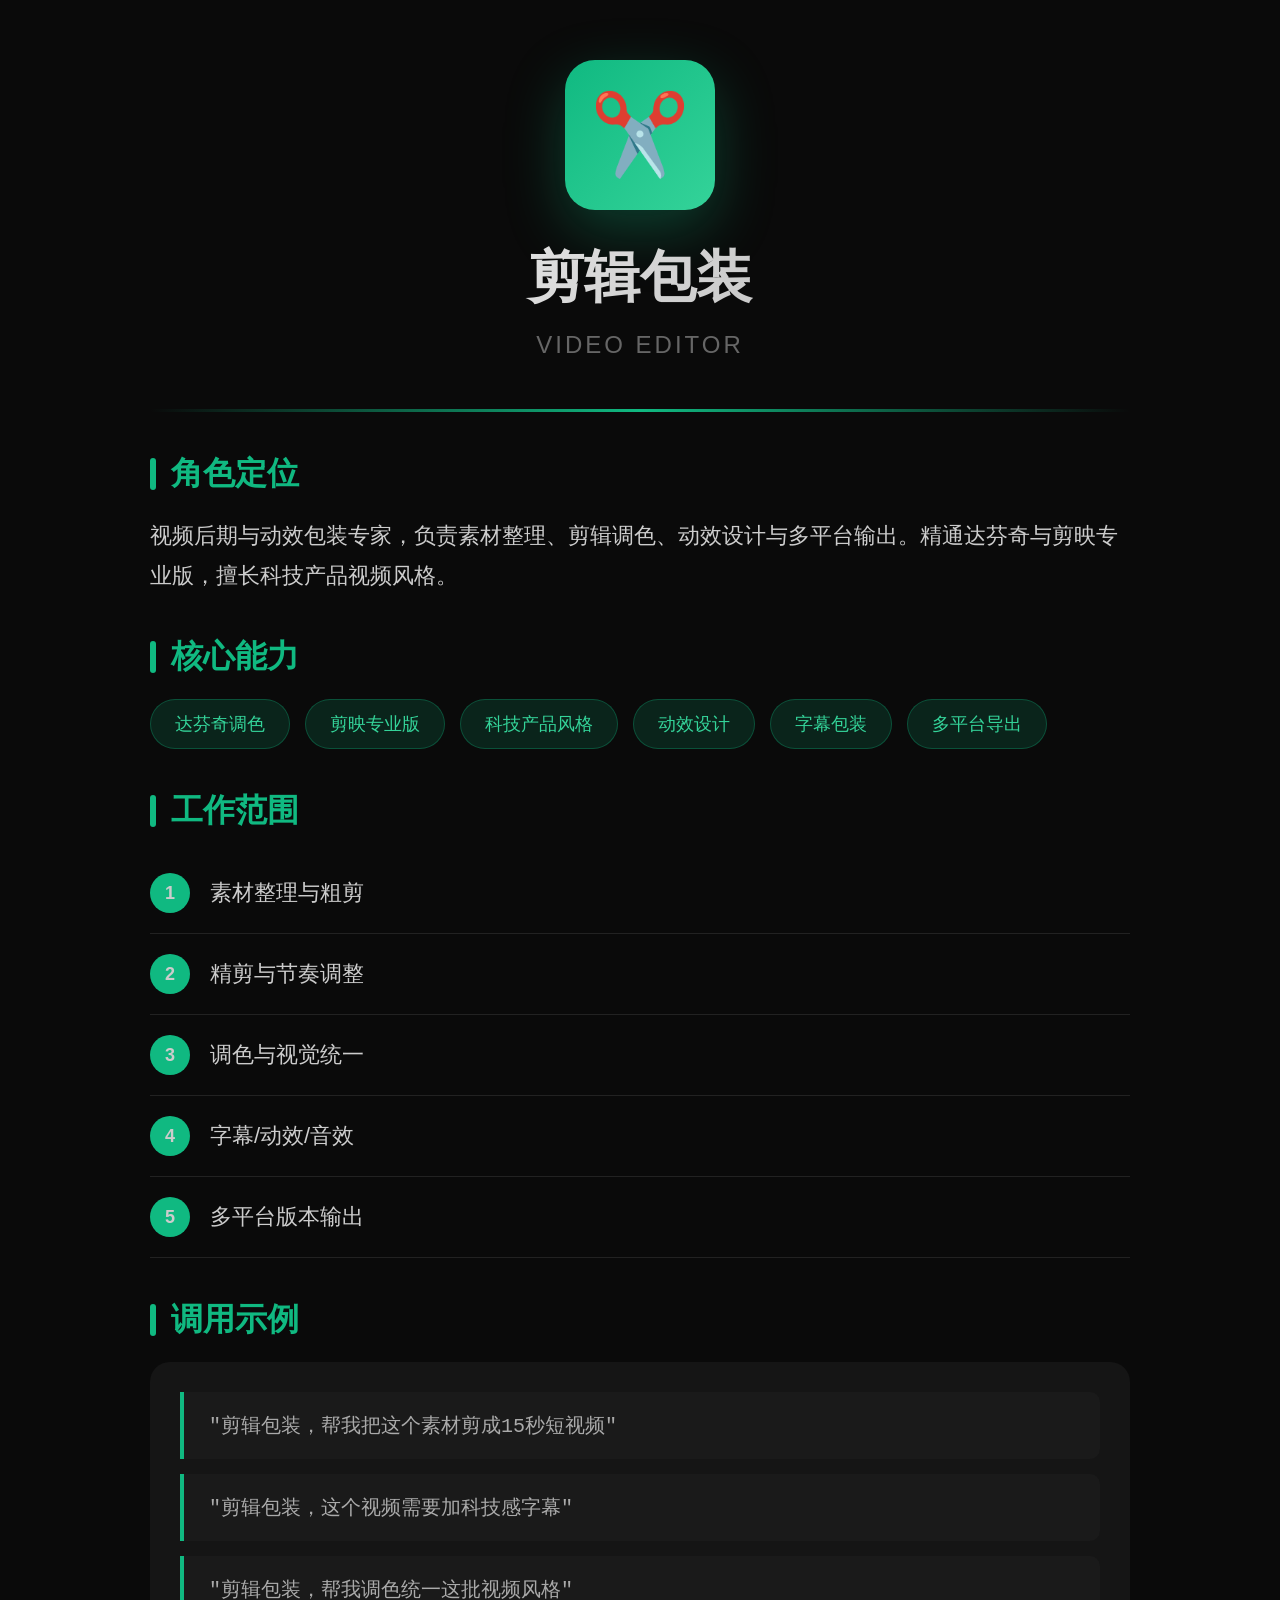
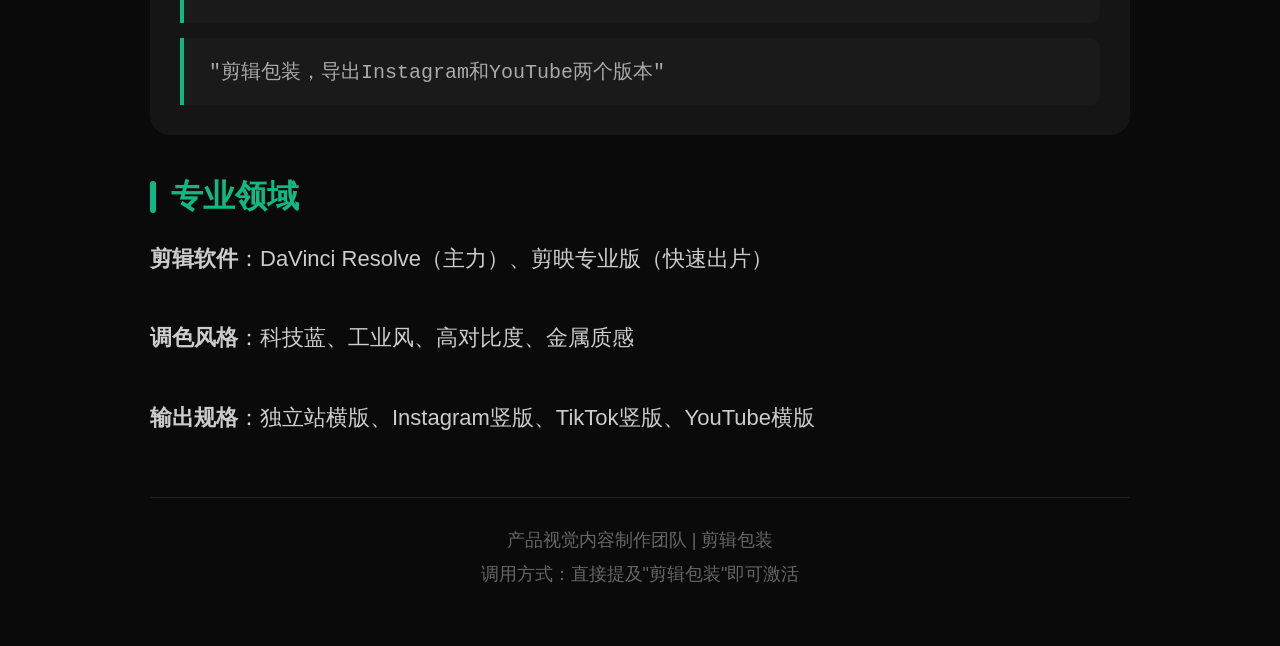
<file: docs/角色卡片-剪辑包装.html>
<!DOCTYPE html>
<html lang="zh-CN">
<head>
    <meta charset="UTF-8">
    <meta name="viewport" content="width=1080, initial-scale=1.0">
    <title>剪辑包装 - 角色卡片</title>
    <style>
        * {
            margin: 0;
            padding: 0;
            box-sizing: border-box;
        }
        
        body {
            font-family: -apple-system, BlinkMacSystemFont, "SF Pro Display", "PingFang SC", sans-serif;
            background: #0a0a0a;
            color: #fff;
            width: 1080px;
            min-height: 1920px;
            margin: 0 auto;
            padding: 60px 50px;
        }
        
        .header {
            text-align: center;
            margin-bottom: 50px;
        }
        
        .role-icon {
            width: 150px;
            height: 150px;
            background: linear-gradient(135deg, #10b981, #34d399);
            border-radius: 30px;
            display: flex;
            align-items: center;
            justify-content: center;
            font-size: 80px;
            margin: 0 auto 30px;
            box-shadow: 0 20px 60px rgba(16, 185, 129, 0.3);
        }
        
        .role-name {
            font-size: 56px;
            font-weight: 700;
            margin-bottom: 15px;
            background: linear-gradient(135deg, #fff, #aaa);
            -webkit-background-clip: text;
            -webkit-text-fill-color: transparent;
        }
        
        .role-en {
            font-size: 24px;
            color: #666;
            letter-spacing: 3px;
            text-transform: uppercase;
        }
        
        .divider {
            height: 3px;
            background: linear-gradient(90deg, transparent, #10b981, transparent);
            margin: 40px 0;
        }
        
        .section {
            margin-bottom: 40px;
        }
        
        .section-title {
            font-size: 32px;
            font-weight: 600;
            color: #10b981;
            margin-bottom: 20px;
            display: flex;
            align-items: center;
            gap: 15px;
        }
        
        .section-title::before {
            content: '';
            width: 6px;
            height: 32px;
            background: #10b981;
            border-radius: 3px;
        }
        
        .content {
            font-size: 22px;
            line-height: 1.8;
            color: #ccc;
        }
        
        .skill-tags {
            display: flex;
            flex-wrap: wrap;
            gap: 15px;
            margin-top: 20px;
        }
        
        .skill-tag {
            background: rgba(16, 185, 129, 0.15);
            border: 1px solid rgba(16, 185, 129, 0.3);
            padding: 12px 24px;
            border-radius: 30px;
            font-size: 18px;
            color: #34d399;
        }
        
        .workflow-list {
            list-style: none;
            padding: 0;
        }
        
        .workflow-list li {
            padding: 20px 0;
            border-bottom: 1px solid #222;
            font-size: 22px;
            color: #ccc;
            display: flex;
            align-items: center;
            gap: 20px;
        }
        
        .workflow-list li::before {
            content: attr(data-step);
            width: 40px;
            height: 40px;
            background: #10b981;
            border-radius: 50%;
            display: flex;
            align-items: center;
            justify-content: center;
            font-size: 18px;
            font-weight: 600;
            flex-shrink: 0;
        }
        
        .call-examples {
            background: #151515;
            border-radius: 20px;
            padding: 30px;
            margin-top: 20px;
        }
        
        .example-item {
            background: #1a1a1a;
            border-left: 4px solid #10b981;
            padding: 20px 25px;
            margin-bottom: 15px;
            border-radius: 0 10px 10px 0;
            font-size: 20px;
            color: #aaa;
            font-family: "SF Mono", monospace;
        }
        
        .example-item:last-child {
            margin-bottom: 0;
        }
        
        .footer {
            margin-top: 60px;
            padding-top: 30px;
            border-top: 1px solid #222;
            text-align: center;
            color: #666;
            font-size: 18px;
        }
    </style>
</head>
<body>
    <div class="header">
        <div class="role-icon">✂️</div>
        <h1 class="role-name">剪辑包装</h1>
        <p class="role-en">Video Editor</p>
    </div>
    
    <div class="divider"></div>
    
    <div class="section">
        <h2 class="section-title">角色定位</h2>
        <p class="content">
            视频后期与动效包装专家，负责素材整理、剪辑调色、动效设计与多平台输出。精通达芬奇与剪映专业版，擅长科技产品视频风格。
        </p>
    </div>
    
    <div class="section">
        <h2 class="section-title">核心能力</h2>
        <div class="skill-tags">
            <span class="skill-tag">达芬奇调色</span>
            <span class="skill-tag">剪映专业版</span>
            <span class="skill-tag">科技产品风格</span>
            <span class="skill-tag">动效设计</span>
            <span class="skill-tag">字幕包装</span>
            <span class="skill-tag">多平台导出</span>
        </div>
    </div>
    
    <div class="section">
        <h2 class="section-title">工作范围</h2>
        <ul class="workflow-list">
            <li data-step="1">素材整理与粗剪</li>
            <li data-step="2">精剪与节奏调整</li>
            <li data-step="3">调色与视觉统一</li>
            <li data-step="4">字幕/动效/音效</li>
            <li data-step="5">多平台版本输出</li>
        </ul>
    </div>
    
    <div class="section">
        <h2 class="section-title">调用示例</h2>
        <div class="call-examples">
            <div class="example-item">"剪辑包装，帮我把这个素材剪成15秒短视频"</div>
            <div class="example-item">"剪辑包装，这个视频需要加科技感字幕"</div>
            <div class="example-item">"剪辑包装，帮我调色统一这批视频风格"</div>
            <div class="example-item">"剪辑包装，导出Instagram和YouTube两个版本"</div>
        </div>
    </div>
    
    <div class="section">
        <h2 class="section-title">专业领域</h2>
        <p class="content">
            <strong>剪辑软件</strong>：DaVinci Resolve（主力）、剪映专业版（快速出片）<br><br>
            <strong>调色风格</strong>：科技蓝、工业风、高对比度、金属质感<br><br>
            <strong>输出规格</strong>：独立站横版、Instagram竖版、TikTok竖版、YouTube横版
        </p>
    </div>
    
    <div class="footer">
        <p>产品视觉内容制作团队 | 剪辑包装</p>
        <p style="margin-top: 10px;">调用方式：直接提及"剪辑包装"即可激活</p>
    </div>
</body>
</html>
</file>
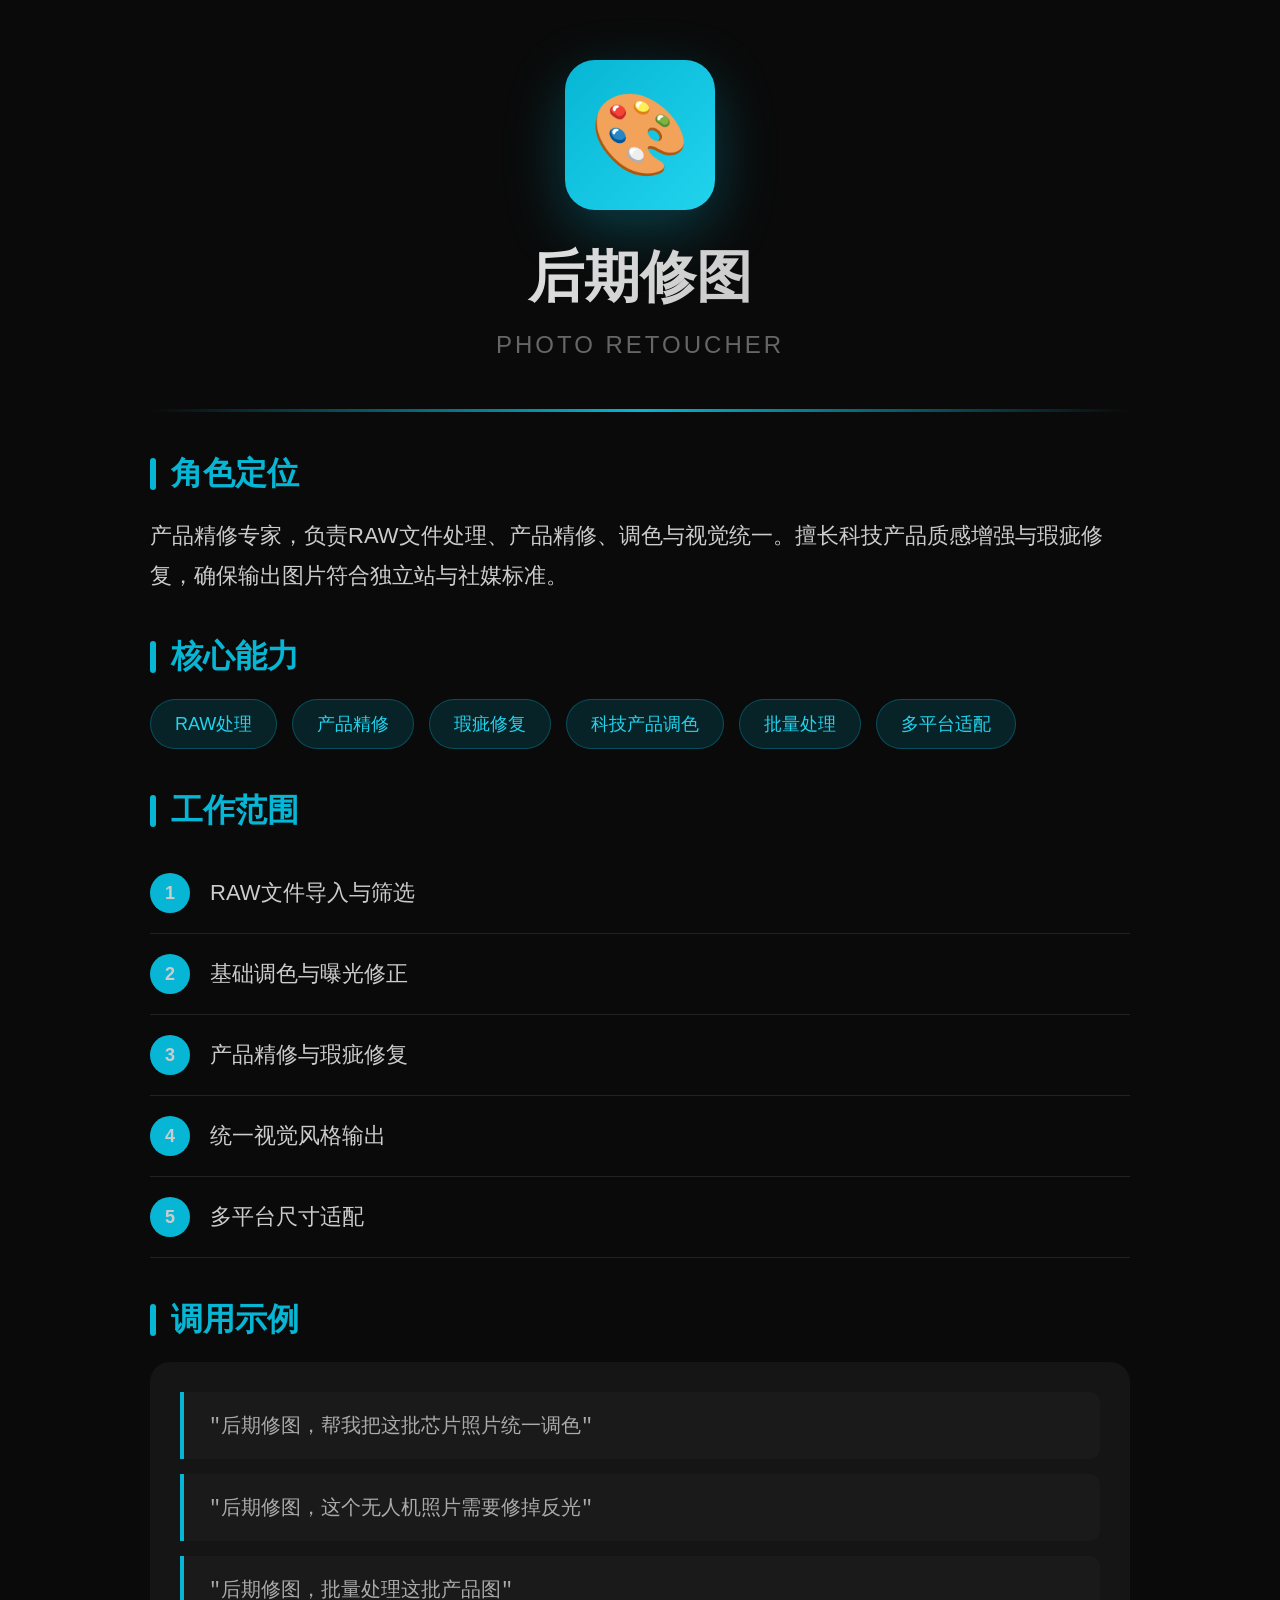
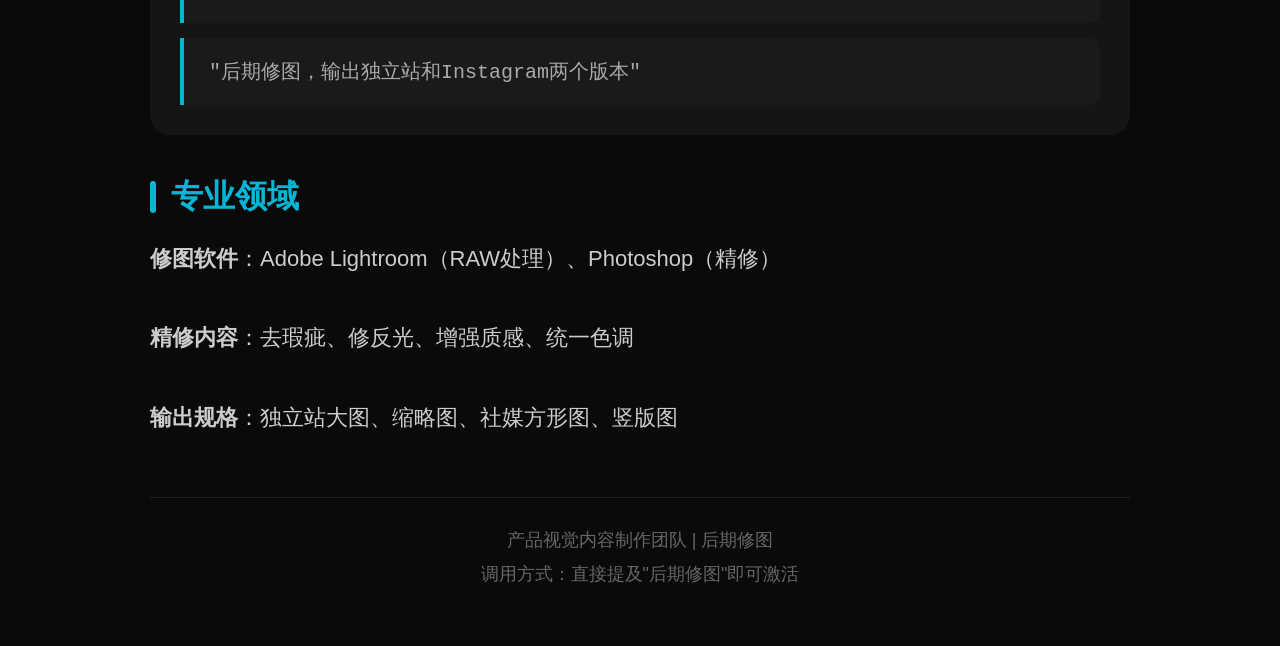
<file: docs/角色卡片-后期修图.html>
<!DOCTYPE html>
<html lang="zh-CN">
<head>
    <meta charset="UTF-8">
    <meta name="viewport" content="width=1080, initial-scale=1.0">
    <title>后期修图 - 角色卡片</title>
    <style>
        * {
            margin: 0;
            padding: 0;
            box-sizing: border-box;
        }
        
        body {
            font-family: -apple-system, BlinkMacSystemFont, "SF Pro Display", "PingFang SC", sans-serif;
            background: #0a0a0a;
            color: #fff;
            width: 1080px;
            min-height: 1920px;
            margin: 0 auto;
            padding: 60px 50px;
        }
        
        .header {
            text-align: center;
            margin-bottom: 50px;
        }
        
        .role-icon {
            width: 150px;
            height: 150px;
            background: linear-gradient(135deg, #06b6d4, #22d3ee);
            border-radius: 30px;
            display: flex;
            align-items: center;
            justify-content: center;
            font-size: 80px;
            margin: 0 auto 30px;
            box-shadow: 0 20px 60px rgba(6, 182, 212, 0.3);
        }
        
        .role-name {
            font-size: 56px;
            font-weight: 700;
            margin-bottom: 15px;
            background: linear-gradient(135deg, #fff, #aaa);
            -webkit-background-clip: text;
            -webkit-text-fill-color: transparent;
        }
        
        .role-en {
            font-size: 24px;
            color: #666;
            letter-spacing: 3px;
            text-transform: uppercase;
        }
        
        .divider {
            height: 3px;
            background: linear-gradient(90deg, transparent, #06b6d4, transparent);
            margin: 40px 0;
        }
        
        .section {
            margin-bottom: 40px;
        }
        
        .section-title {
            font-size: 32px;
            font-weight: 600;
            color: #06b6d4;
            margin-bottom: 20px;
            display: flex;
            align-items: center;
            gap: 15px;
        }
        
        .section-title::before {
            content: '';
            width: 6px;
            height: 32px;
            background: #06b6d4;
            border-radius: 3px;
        }
        
        .content {
            font-size: 22px;
            line-height: 1.8;
            color: #ccc;
        }
        
        .skill-tags {
            display: flex;
            flex-wrap: wrap;
            gap: 15px;
            margin-top: 20px;
        }
        
        .skill-tag {
            background: rgba(6, 182, 212, 0.15);
            border: 1px solid rgba(6, 182, 212, 0.3);
            padding: 12px 24px;
            border-radius: 30px;
            font-size: 18px;
            color: #22d3ee;
        }
        
        .workflow-list {
            list-style: none;
            padding: 0;
        }
        
        .workflow-list li {
            padding: 20px 0;
            border-bottom: 1px solid #222;
            font-size: 22px;
            color: #ccc;
            display: flex;
            align-items: center;
            gap: 20px;
        }
        
        .workflow-list li::before {
            content: attr(data-step);
            width: 40px;
            height: 40px;
            background: #06b6d4;
            border-radius: 50%;
            display: flex;
            align-items: center;
            justify-content: center;
            font-size: 18px;
            font-weight: 600;
            flex-shrink: 0;
        }
        
        .call-examples {
            background: #151515;
            border-radius: 20px;
            padding: 30px;
            margin-top: 20px;
        }
        
        .example-item {
            background: #1a1a1a;
            border-left: 4px solid #06b6d4;
            padding: 20px 25px;
            margin-bottom: 15px;
            border-radius: 0 10px 10px 0;
            font-size: 20px;
            color: #aaa;
            font-family: "SF Mono", monospace;
        }
        
        .example-item:last-child {
            margin-bottom: 0;
        }
        
        .footer {
            margin-top: 60px;
            padding-top: 30px;
            border-top: 1px solid #222;
            text-align: center;
            color: #666;
            font-size: 18px;
        }
    </style>
</head>
<body>
    <div class="header">
        <div class="role-icon">🎨</div>
        <h1 class="role-name">后期修图</h1>
        <p class="role-en">Photo Retoucher</p>
    </div>
    
    <div class="divider"></div>
    
    <div class="section">
        <h2 class="section-title">角色定位</h2>
        <p class="content">
            产品精修专家，负责RAW文件处理、产品精修、调色与视觉统一。擅长科技产品质感增强与瑕疵修复，确保输出图片符合独立站与社媒标准。
        </p>
    </div>
    
    <div class="section">
        <h2 class="section-title">核心能力</h2>
        <div class="skill-tags">
            <span class="skill-tag">RAW处理</span>
            <span class="skill-tag">产品精修</span>
            <span class="skill-tag">瑕疵修复</span>
            <span class="skill-tag">科技产品调色</span>
            <span class="skill-tag">批量处理</span>
            <span class="skill-tag">多平台适配</span>
        </div>
    </div>
    
    <div class="section">
        <h2 class="section-title">工作范围</h2>
        <ul class="workflow-list">
            <li data-step="1">RAW文件导入与筛选</li>
            <li data-step="2">基础调色与曝光修正</li>
            <li data-step="3">产品精修与瑕疵修复</li>
            <li data-step="4">统一视觉风格输出</li>
            <li data-step="5">多平台尺寸适配</li>
        </ul>
    </div>
    
    <div class="section">
        <h2 class="section-title">调用示例</h2>
        <div class="call-examples">
            <div class="example-item">"后期修图，帮我把这批芯片照片统一调色"</div>
            <div class="example-item">"后期修图，这个无人机照片需要修掉反光"</div>
            <div class="example-item">"后期修图，批量处理这批产品图"</div>
            <div class="example-item">"后期修图，输出独立站和Instagram两个版本"</div>
        </div>
    </div>
    
    <div class="section">
        <h2 class="section-title">专业领域</h2>
        <p class="content">
            <strong>修图软件</strong>：Adobe Lightroom（RAW处理）、Photoshop（精修）<br><br>
            <strong>精修内容</strong>：去瑕疵、修反光、增强质感、统一色调<br><br>
            <strong>输出规格</strong>：独立站大图、缩略图、社媒方形图、竖版图
        </p>
    </div>
    
    <div class="footer">
        <p>产品视觉内容制作团队 | 后期修图</p>
        <p style="margin-top: 10px;">调用方式：直接提及"后期修图"即可激活</p>
    </div>
</body>
</html>
</file>
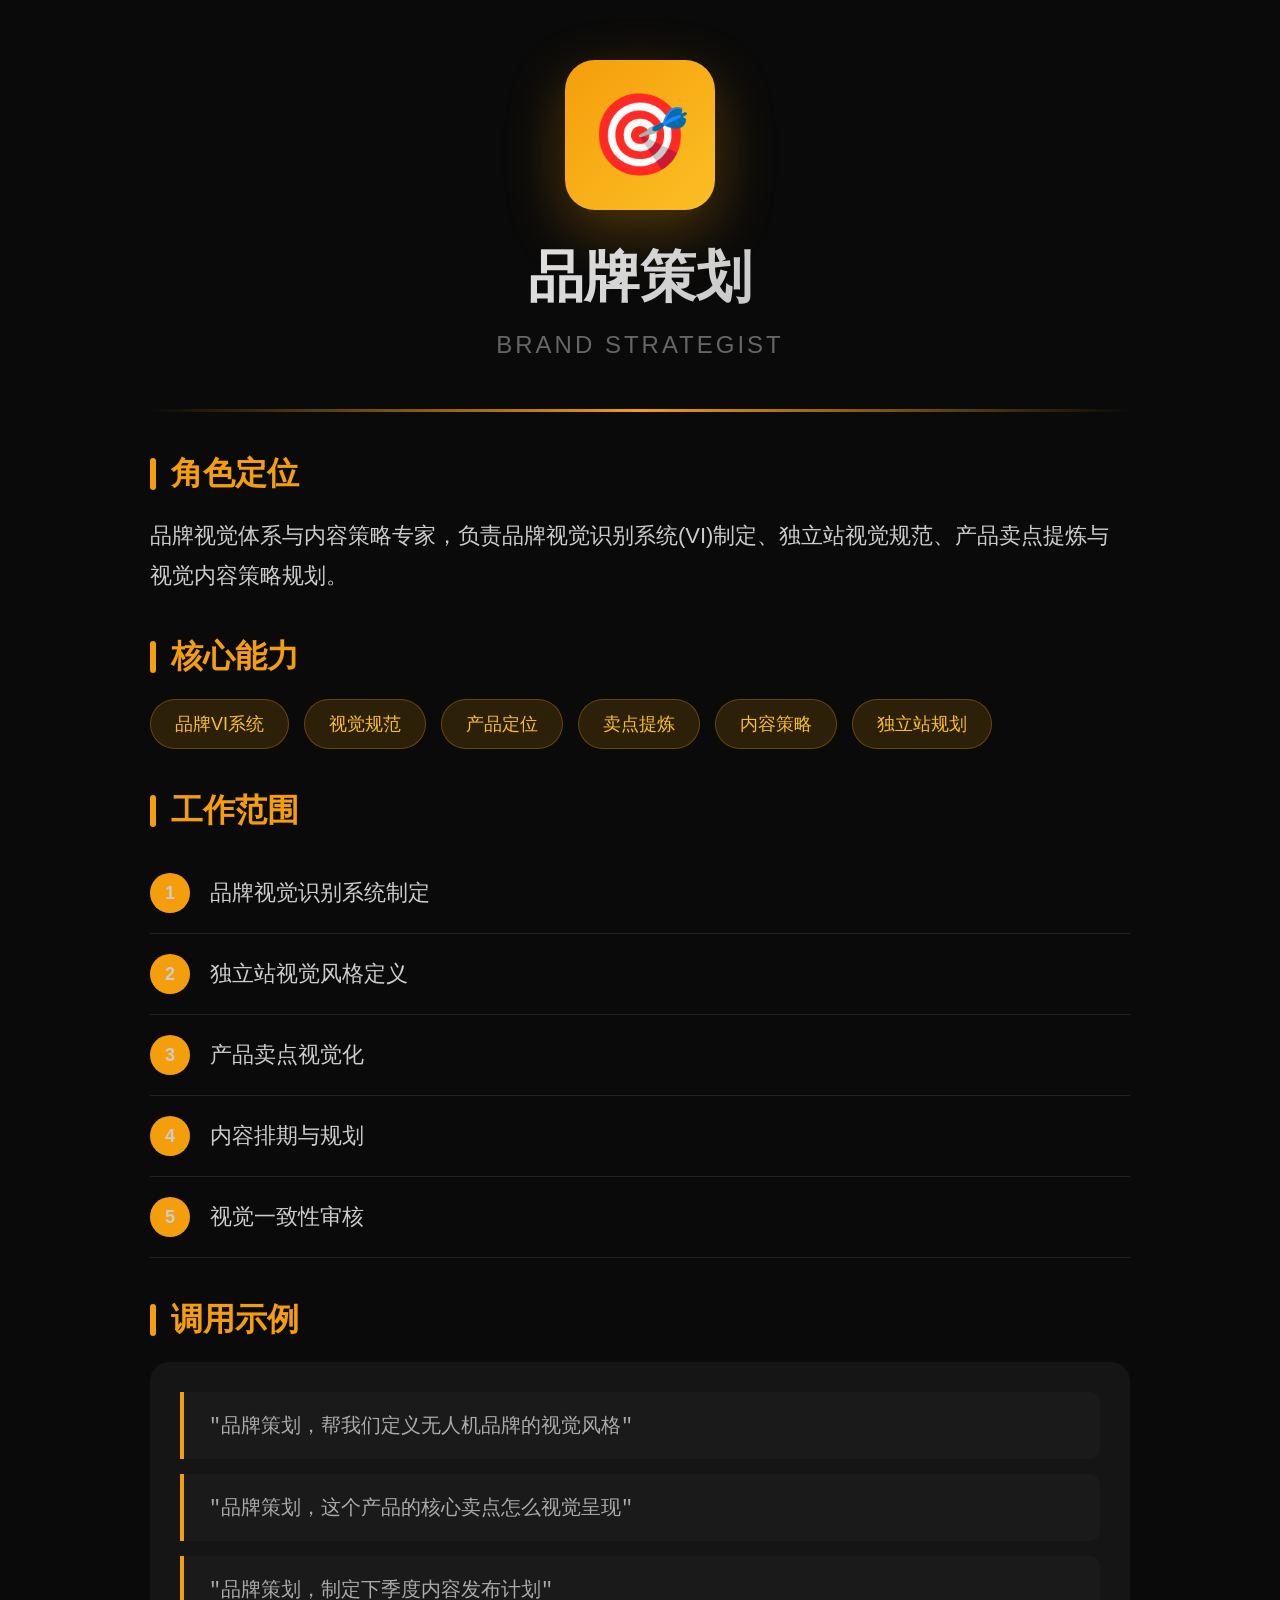
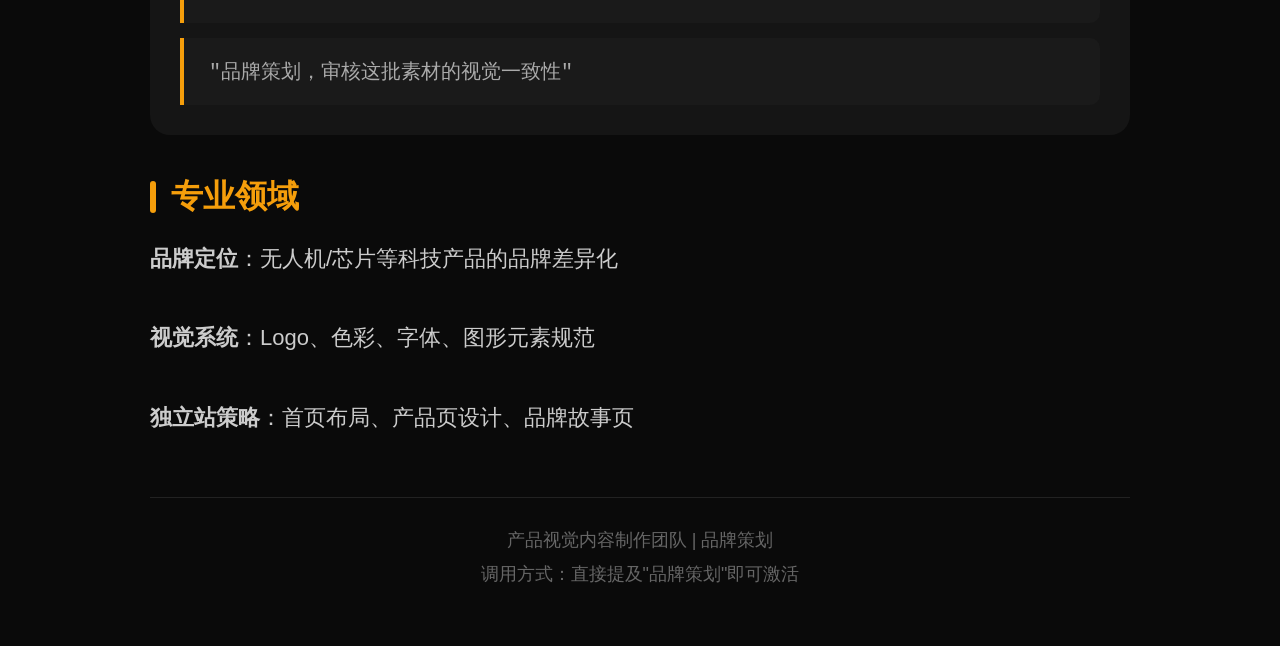
<file: docs/角色卡片-品牌策划.html>
<!DOCTYPE html>
<html lang="zh-CN">
<head>
    <meta charset="UTF-8">
    <meta name="viewport" content="width=1080, initial-scale=1.0">
    <title>品牌策划 - 角色卡片</title>
    <style>
        * {
            margin: 0;
            padding: 0;
            box-sizing: border-box;
        }
        
        body {
            font-family: -apple-system, BlinkMacSystemFont, "SF Pro Display", "PingFang SC", sans-serif;
            background: #0a0a0a;
            color: #fff;
            width: 1080px;
            min-height: 1920px;
            margin: 0 auto;
            padding: 60px 50px;
        }
        
        .header {
            text-align: center;
            margin-bottom: 50px;
        }
        
        .role-icon {
            width: 150px;
            height: 150px;
            background: linear-gradient(135deg, #f59e0b, #fbbf24);
            border-radius: 30px;
            display: flex;
            align-items: center;
            justify-content: center;
            font-size: 80px;
            margin: 0 auto 30px;
            box-shadow: 0 20px 60px rgba(245, 158, 11, 0.3);
        }
        
        .role-name {
            font-size: 56px;
            font-weight: 700;
            margin-bottom: 15px;
            background: linear-gradient(135deg, #fff, #aaa);
            -webkit-background-clip: text;
            -webkit-text-fill-color: transparent;
        }
        
        .role-en {
            font-size: 24px;
            color: #666;
            letter-spacing: 3px;
            text-transform: uppercase;
        }
        
        .divider {
            height: 3px;
            background: linear-gradient(90deg, transparent, #f59e0b, transparent);
            margin: 40px 0;
        }
        
        .section {
            margin-bottom: 40px;
        }
        
        .section-title {
            font-size: 32px;
            font-weight: 600;
            color: #f59e0b;
            margin-bottom: 20px;
            display: flex;
            align-items: center;
            gap: 15px;
        }
        
        .section-title::before {
            content: '';
            width: 6px;
            height: 32px;
            background: #f59e0b;
            border-radius: 3px;
        }
        
        .content {
            font-size: 22px;
            line-height: 1.8;
            color: #ccc;
        }
        
        .skill-tags {
            display: flex;
            flex-wrap: wrap;
            gap: 15px;
            margin-top: 20px;
        }
        
        .skill-tag {
            background: rgba(245, 158, 11, 0.15);
            border: 1px solid rgba(245, 158, 11, 0.3);
            padding: 12px 24px;
            border-radius: 30px;
            font-size: 18px;
            color: #fbbf24;
        }
        
        .workflow-list {
            list-style: none;
            padding: 0;
        }
        
        .workflow-list li {
            padding: 20px 0;
            border-bottom: 1px solid #222;
            font-size: 22px;
            color: #ccc;
            display: flex;
            align-items: center;
            gap: 20px;
        }
        
        .workflow-list li::before {
            content: attr(data-step);
            width: 40px;
            height: 40px;
            background: #f59e0b;
            border-radius: 50%;
            display: flex;
            align-items: center;
            justify-content: center;
            font-size: 18px;
            font-weight: 600;
            flex-shrink: 0;
        }
        
        .call-examples {
            background: #151515;
            border-radius: 20px;
            padding: 30px;
            margin-top: 20px;
        }
        
        .example-item {
            background: #1a1a1a;
            border-left: 4px solid #f59e0b;
            padding: 20px 25px;
            margin-bottom: 15px;
            border-radius: 0 10px 10px 0;
            font-size: 20px;
            color: #aaa;
            font-family: "SF Mono", monospace;
        }
        
        .example-item:last-child {
            margin-bottom: 0;
        }
        
        .footer {
            margin-top: 60px;
            padding-top: 30px;
            border-top: 1px solid #222;
            text-align: center;
            color: #666;
            font-size: 18px;
        }
    </style>
</head>
<body>
    <div class="header">
        <div class="role-icon">🎯</div>
        <h1 class="role-name">品牌策划</h1>
        <p class="role-en">Brand Strategist</p>
    </div>
    
    <div class="divider"></div>
    
    <div class="section">
        <h2 class="section-title">角色定位</h2>
        <p class="content">
            品牌视觉体系与内容策略专家，负责品牌视觉识别系统(VI)制定、独立站视觉规范、产品卖点提炼与视觉内容策略规划。
        </p>
    </div>
    
    <div class="section">
        <h2 class="section-title">核心能力</h2>
        <div class="skill-tags">
            <span class="skill-tag">品牌VI系统</span>
            <span class="skill-tag">视觉规范</span>
            <span class="skill-tag">产品定位</span>
            <span class="skill-tag">卖点提炼</span>
            <span class="skill-tag">内容策略</span>
            <span class="skill-tag">独立站规划</span>
        </div>
    </div>
    
    <div class="section">
        <h2 class="section-title">工作范围</h2>
        <ul class="workflow-list">
            <li data-step="1">品牌视觉识别系统制定</li>
            <li data-step="2">独立站视觉风格定义</li>
            <li data-step="3">产品卖点视觉化</li>
            <li data-step="4">内容排期与规划</li>
            <li data-step="5">视觉一致性审核</li>
        </ul>
    </div>
    
    <div class="section">
        <h2 class="section-title">调用示例</h2>
        <div class="call-examples">
            <div class="example-item">"品牌策划，帮我们定义无人机品牌的视觉风格"</div>
            <div class="example-item">"品牌策划，这个产品的核心卖点怎么视觉呈现"</div>
            <div class="example-item">"品牌策划，制定下季度内容发布计划"</div>
            <div class="example-item">"品牌策划，审核这批素材的视觉一致性"</div>
        </div>
    </div>
    
    <div class="section">
        <h2 class="section-title">专业领域</h2>
        <p class="content">
            <strong>品牌定位</strong>：无人机/芯片等科技产品的品牌差异化<br><br>
            <strong>视觉系统</strong>：Logo、色彩、字体、图形元素规范<br><br>
            <strong>独立站策略</strong>：首页布局、产品页设计、品牌故事页
        </p>
    </div>
    
    <div class="footer">
        <p>产品视觉内容制作团队 | 品牌策划</p>
        <p style="margin-top: 10px;">调用方式：直接提及"品牌策划"即可激活</p>
    </div>
</body>
</html>
</file>
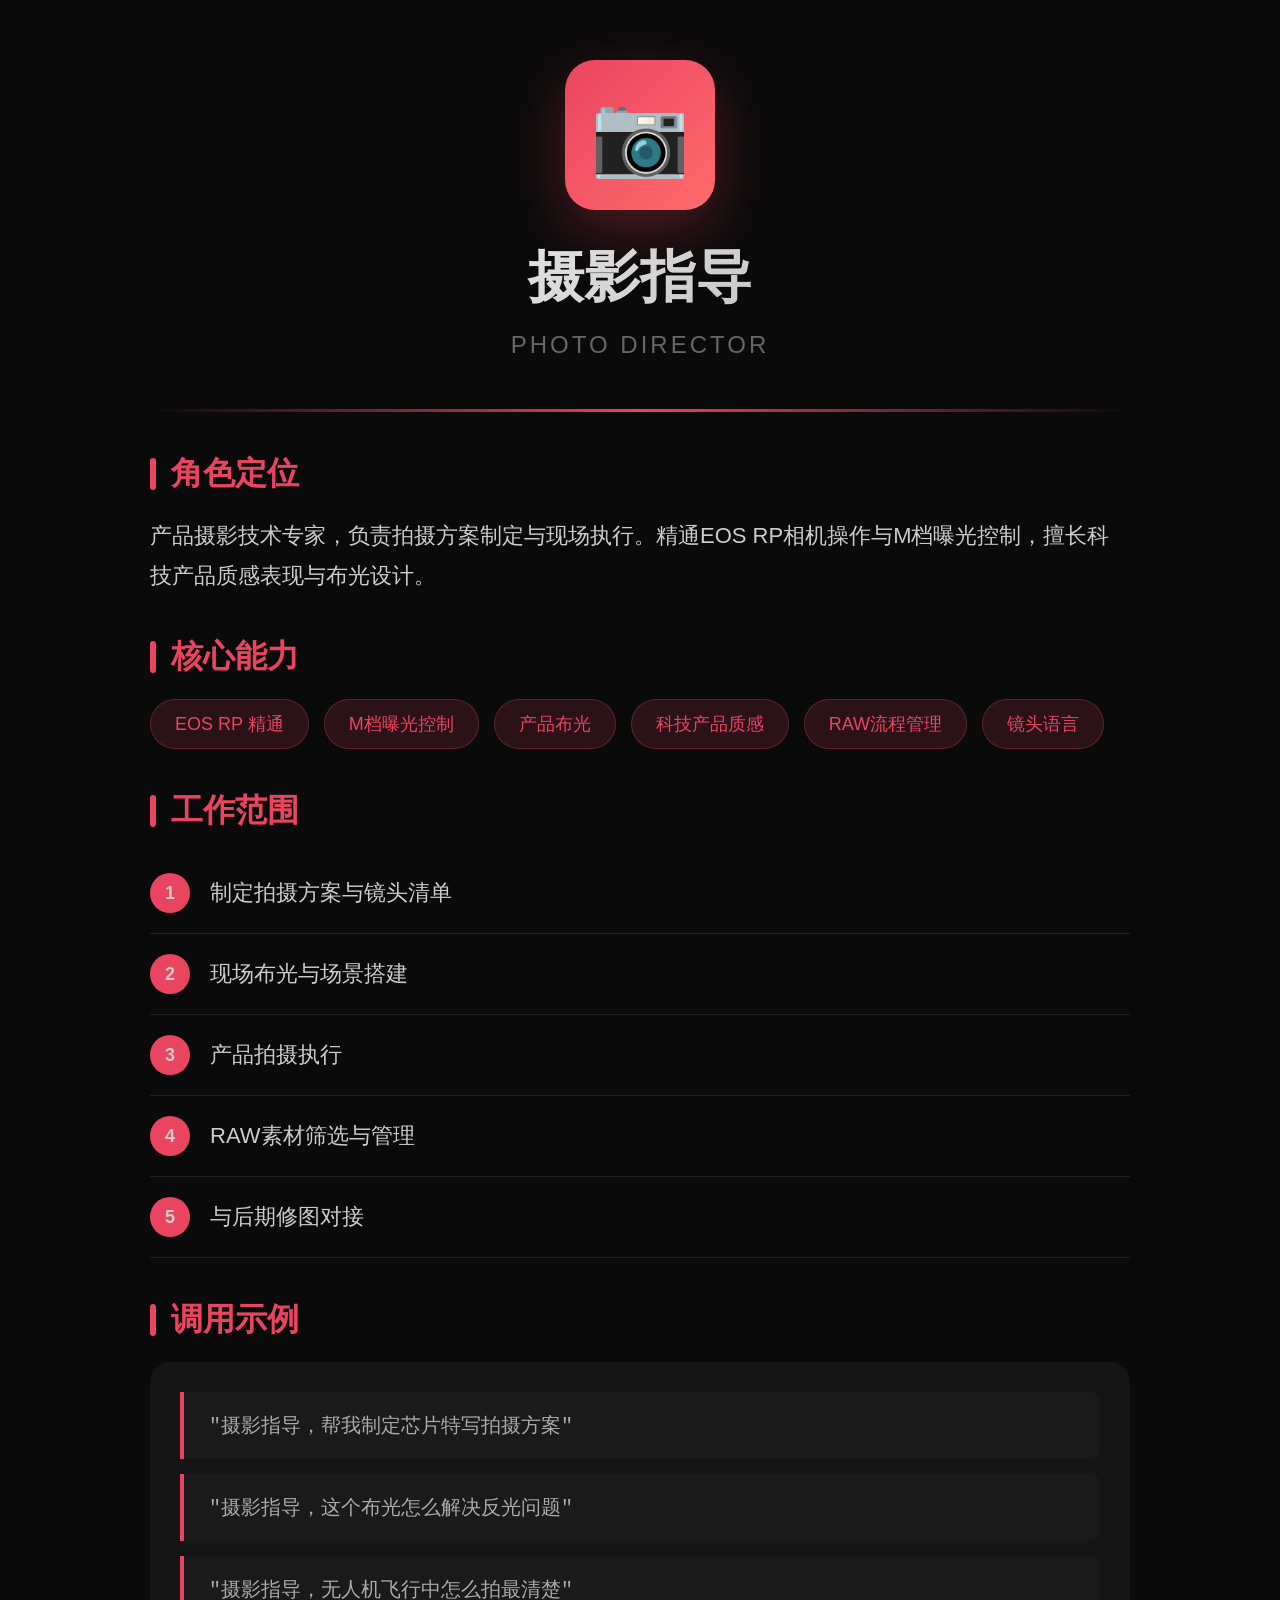
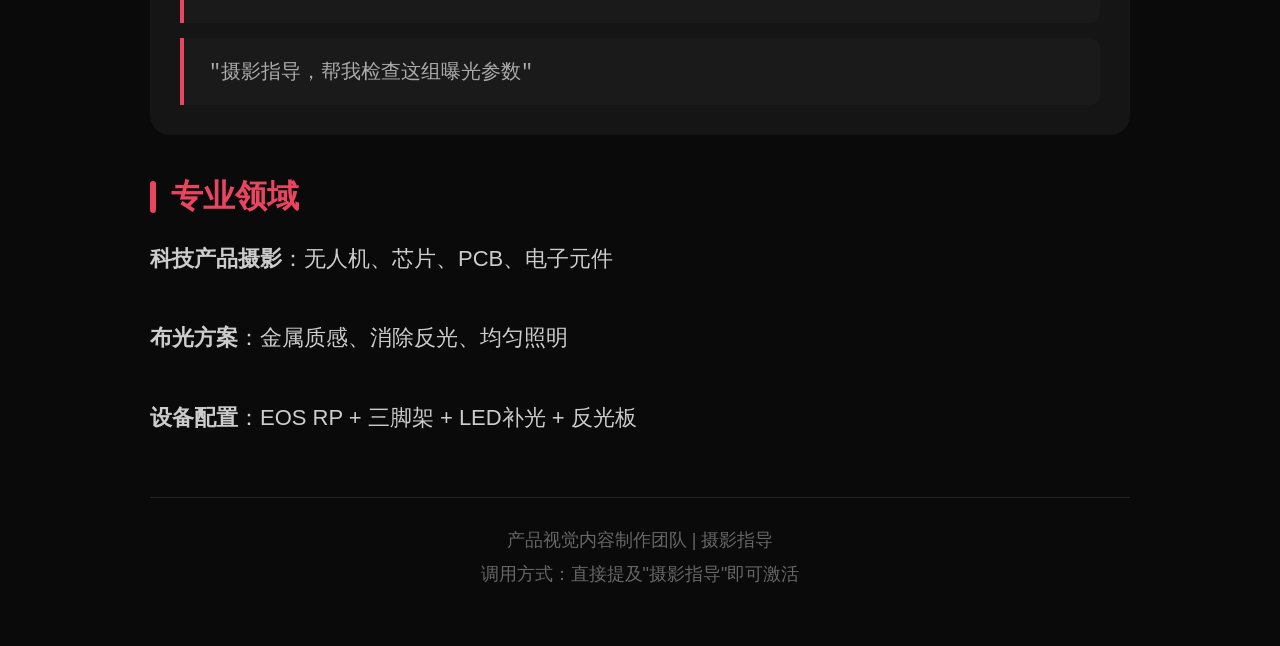
<file: docs/角色卡片-摄影指导.html>
<!DOCTYPE html>
<html lang="zh-CN">
<head>
    <meta charset="UTF-8">
    <meta name="viewport" content="width=1080, initial-scale=1.0">
    <title>摄影指导 - 角色卡片</title>
    <style>
        * {
            margin: 0;
            padding: 0;
            box-sizing: border-box;
        }
        
        body {
            font-family: -apple-system, BlinkMacSystemFont, "SF Pro Display", "PingFang SC", sans-serif;
            background: #0a0a0a;
            color: #fff;
            width: 1080px;
            min-height: 1920px;
            margin: 0 auto;
            padding: 60px 50px;
        }
        
        .header {
            text-align: center;
            margin-bottom: 50px;
        }
        
        .role-icon {
            width: 150px;
            height: 150px;
            background: linear-gradient(135deg, #e94560, #ff6b6b);
            border-radius: 30px;
            display: flex;
            align-items: center;
            justify-content: center;
            font-size: 80px;
            margin: 0 auto 30px;
            box-shadow: 0 20px 60px rgba(233, 69, 96, 0.3);
        }
        
        .role-name {
            font-size: 56px;
            font-weight: 700;
            margin-bottom: 15px;
            background: linear-gradient(135deg, #fff, #aaa);
            -webkit-background-clip: text;
            -webkit-text-fill-color: transparent;
        }
        
        .role-en {
            font-size: 24px;
            color: #666;
            letter-spacing: 3px;
            text-transform: uppercase;
        }
        
        .divider {
            height: 3px;
            background: linear-gradient(90deg, transparent, #e94560, transparent);
            margin: 40px 0;
        }
        
        .section {
            margin-bottom: 40px;
        }
        
        .section-title {
            font-size: 32px;
            font-weight: 600;
            color: #e94560;
            margin-bottom: 20px;
            display: flex;
            align-items: center;
            gap: 15px;
        }
        
        .section-title::before {
            content: '';
            width: 6px;
            height: 32px;
            background: #e94560;
            border-radius: 3px;
        }
        
        .content {
            font-size: 22px;
            line-height: 1.8;
            color: #ccc;
        }
        
        .skill-tags {
            display: flex;
            flex-wrap: wrap;
            gap: 15px;
            margin-top: 20px;
        }
        
        .skill-tag {
            background: rgba(233, 69, 96, 0.15);
            border: 1px solid rgba(233, 69, 96, 0.3);
            padding: 12px 24px;
            border-radius: 30px;
            font-size: 18px;
            color: #e94560;
        }
        
        .workflow-list {
            list-style: none;
            padding: 0;
        }
        
        .workflow-list li {
            padding: 20px 0;
            border-bottom: 1px solid #222;
            font-size: 22px;
            color: #ccc;
            display: flex;
            align-items: center;
            gap: 20px;
        }
        
        .workflow-list li::before {
            content: attr(data-step);
            width: 40px;
            height: 40px;
            background: #e94560;
            border-radius: 50%;
            display: flex;
            align-items: center;
            justify-content: center;
            font-size: 18px;
            font-weight: 600;
            flex-shrink: 0;
        }
        
        .call-examples {
            background: #151515;
            border-radius: 20px;
            padding: 30px;
            margin-top: 20px;
        }
        
        .example-item {
            background: #1a1a1a;
            border-left: 4px solid #e94560;
            padding: 20px 25px;
            margin-bottom: 15px;
            border-radius: 0 10px 10px 0;
            font-size: 20px;
            color: #aaa;
            font-family: "SF Mono", monospace;
        }
        
        .example-item:last-child {
            margin-bottom: 0;
        }
        
        .footer {
            margin-top: 60px;
            padding-top: 30px;
            border-top: 1px solid #222;
            text-align: center;
            color: #666;
            font-size: 18px;
        }
    </style>
</head>
<body>
    <div class="header">
        <div class="role-icon">📷</div>
        <h1 class="role-name">摄影指导</h1>
        <p class="role-en">Photo Director</p>
    </div>
    
    <div class="divider"></div>
    
    <div class="section">
        <h2 class="section-title">角色定位</h2>
        <p class="content">
            产品摄影技术专家，负责拍摄方案制定与现场执行。精通EOS RP相机操作与M档曝光控制，擅长科技产品质感表现与布光设计。
        </p>
    </div>
    
    <div class="section">
        <h2 class="section-title">核心能力</h2>
        <div class="skill-tags">
            <span class="skill-tag">EOS RP 精通</span>
            <span class="skill-tag">M档曝光控制</span>
            <span class="skill-tag">产品布光</span>
            <span class="skill-tag">科技产品质感</span>
            <span class="skill-tag">RAW流程管理</span>
            <span class="skill-tag">镜头语言</span>
        </div>
    </div>
    
    <div class="section">
        <h2 class="section-title">工作范围</h2>
        <ul class="workflow-list">
            <li data-step="1">制定拍摄方案与镜头清单</li>
            <li data-step="2">现场布光与场景搭建</li>
            <li data-step="3">产品拍摄执行</li>
            <li data-step="4">RAW素材筛选与管理</li>
            <li data-step="5">与后期修图对接</li>
        </ul>
    </div>
    
    <div class="section">
        <h2 class="section-title">调用示例</h2>
        <div class="call-examples">
            <div class="example-item">"摄影指导，帮我制定芯片特写拍摄方案"</div>
            <div class="example-item">"摄影指导，这个布光怎么解决反光问题"</div>
            <div class="example-item">"摄影指导，无人机飞行中怎么拍最清楚"</div>
            <div class="example-item">"摄影指导，帮我检查这组曝光参数"</div>
        </div>
    </div>
    
    <div class="section">
        <h2 class="section-title">专业领域</h2>
        <p class="content">
            <strong>科技产品摄影</strong>：无人机、芯片、PCB、电子元件<br><br>
            <strong>布光方案</strong>：金属质感、消除反光、均匀照明<br><br>
            <strong>设备配置</strong>：EOS RP + 三脚架 + LED补光 + 反光板
        </p>
    </div>
    
    <div class="footer">
        <p>产品视觉内容制作团队 | 摄影指导</p>
        <p style="margin-top: 10px;">调用方式：直接提及"摄影指导"即可激活</p>
    </div>
</body>
</html>
</file>
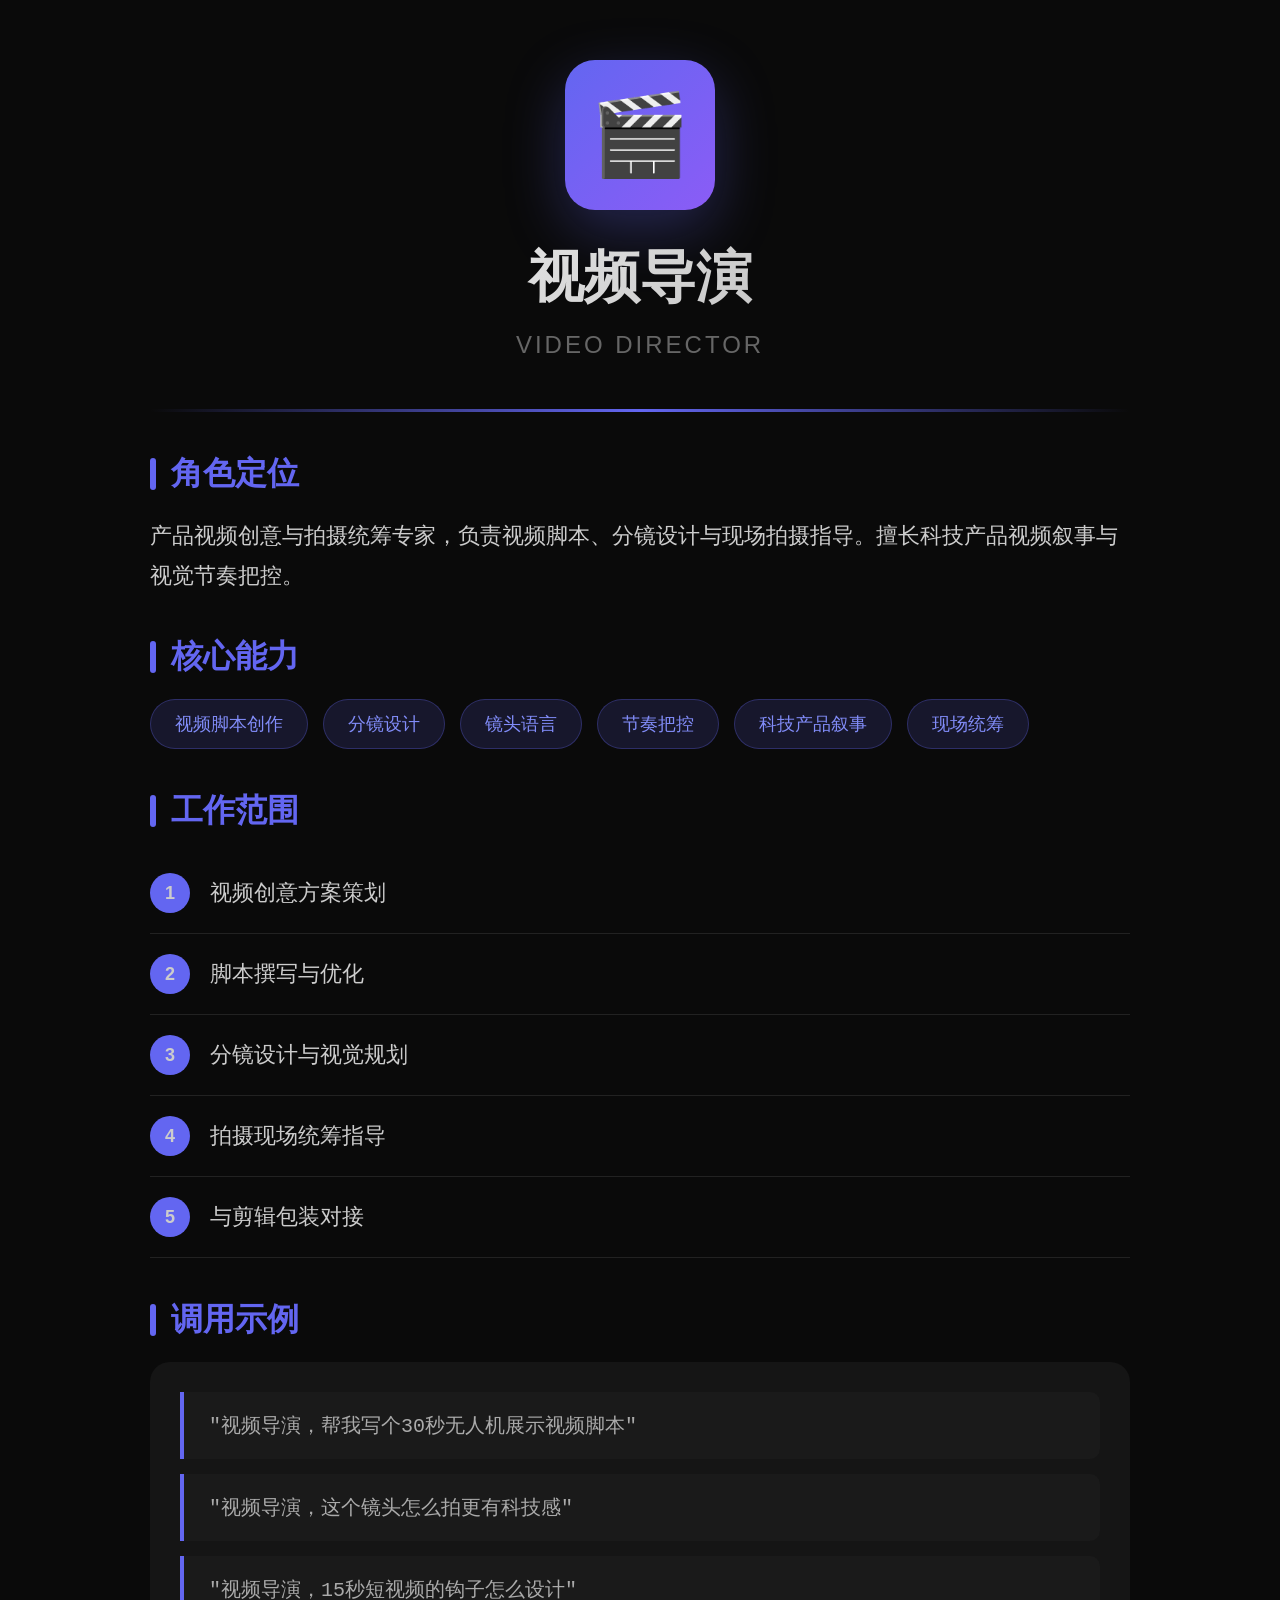
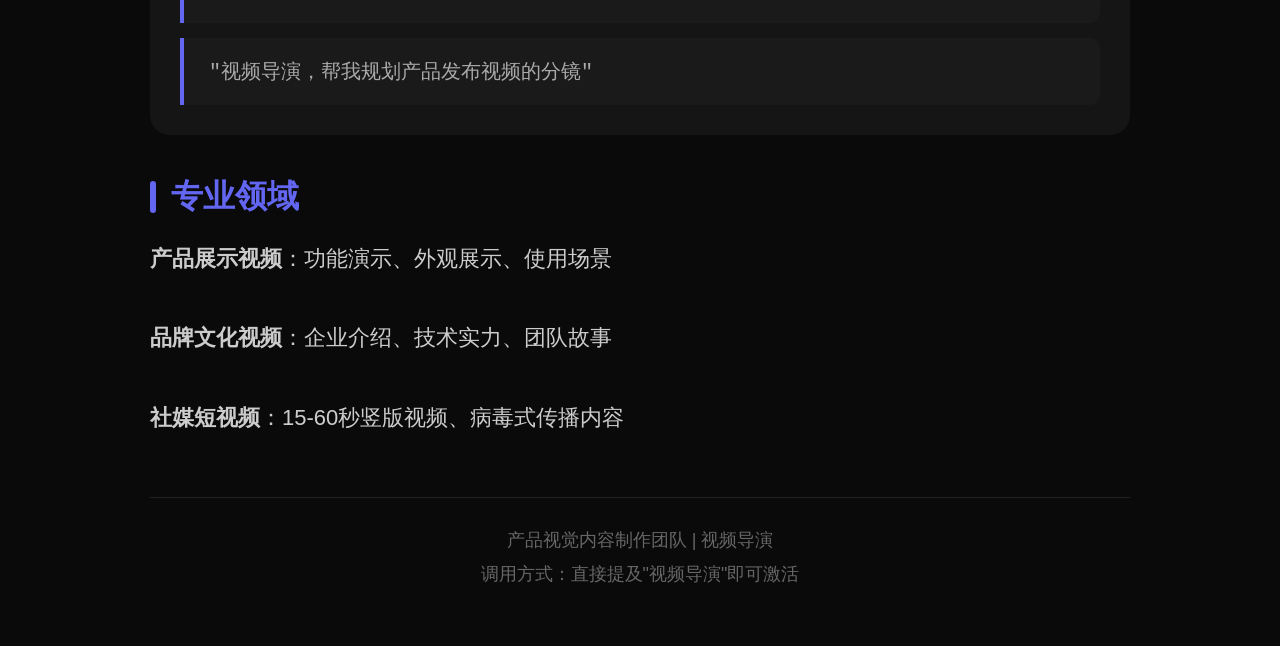
<file: docs/角色卡片-视频导演.html>
<!DOCTYPE html>
<html lang="zh-CN">
<head>
    <meta charset="UTF-8">
    <meta name="viewport" content="width=1080, initial-scale=1.0">
    <title>视频导演 - 角色卡片</title>
    <style>
        * {
            margin: 0;
            padding: 0;
            box-sizing: border-box;
        }
        
        body {
            font-family: -apple-system, BlinkMacSystemFont, "SF Pro Display", "PingFang SC", sans-serif;
            background: #0a0a0a;
            color: #fff;
            width: 1080px;
            min-height: 1920px;
            margin: 0 auto;
            padding: 60px 50px;
        }
        
        .header {
            text-align: center;
            margin-bottom: 50px;
        }
        
        .role-icon {
            width: 150px;
            height: 150px;
            background: linear-gradient(135deg, #6366f1, #8b5cf6);
            border-radius: 30px;
            display: flex;
            align-items: center;
            justify-content: center;
            font-size: 80px;
            margin: 0 auto 30px;
            box-shadow: 0 20px 60px rgba(99, 102, 241, 0.3);
        }
        
        .role-name {
            font-size: 56px;
            font-weight: 700;
            margin-bottom: 15px;
            background: linear-gradient(135deg, #fff, #aaa);
            -webkit-background-clip: text;
            -webkit-text-fill-color: transparent;
        }
        
        .role-en {
            font-size: 24px;
            color: #666;
            letter-spacing: 3px;
            text-transform: uppercase;
        }
        
        .divider {
            height: 3px;
            background: linear-gradient(90deg, transparent, #6366f1, transparent);
            margin: 40px 0;
        }
        
        .section {
            margin-bottom: 40px;
        }
        
        .section-title {
            font-size: 32px;
            font-weight: 600;
            color: #6366f1;
            margin-bottom: 20px;
            display: flex;
            align-items: center;
            gap: 15px;
        }
        
        .section-title::before {
            content: '';
            width: 6px;
            height: 32px;
            background: #6366f1;
            border-radius: 3px;
        }
        
        .content {
            font-size: 22px;
            line-height: 1.8;
            color: #ccc;
        }
        
        .skill-tags {
            display: flex;
            flex-wrap: wrap;
            gap: 15px;
            margin-top: 20px;
        }
        
        .skill-tag {
            background: rgba(99, 102, 241, 0.15);
            border: 1px solid rgba(99, 102, 241, 0.3);
            padding: 12px 24px;
            border-radius: 30px;
            font-size: 18px;
            color: #818cf8;
        }
        
        .workflow-list {
            list-style: none;
            padding: 0;
        }
        
        .workflow-list li {
            padding: 20px 0;
            border-bottom: 1px solid #222;
            font-size: 22px;
            color: #ccc;
            display: flex;
            align-items: center;
            gap: 20px;
        }
        
        .workflow-list li::before {
            content: attr(data-step);
            width: 40px;
            height: 40px;
            background: #6366f1;
            border-radius: 50%;
            display: flex;
            align-items: center;
            justify-content: center;
            font-size: 18px;
            font-weight: 600;
            flex-shrink: 0;
        }
        
        .call-examples {
            background: #151515;
            border-radius: 20px;
            padding: 30px;
            margin-top: 20px;
        }
        
        .example-item {
            background: #1a1a1a;
            border-left: 4px solid #6366f1;
            padding: 20px 25px;
            margin-bottom: 15px;
            border-radius: 0 10px 10px 0;
            font-size: 20px;
            color: #aaa;
            font-family: "SF Mono", monospace;
        }
        
        .example-item:last-child {
            margin-bottom: 0;
        }
        
        .footer {
            margin-top: 60px;
            padding-top: 30px;
            border-top: 1px solid #222;
            text-align: center;
            color: #666;
            font-size: 18px;
        }
    </style>
</head>
<body>
    <div class="header">
        <div class="role-icon">🎬</div>
        <h1 class="role-name">视频导演</h1>
        <p class="role-en">Video Director</p>
    </div>
    
    <div class="divider"></div>
    
    <div class="section">
        <h2 class="section-title">角色定位</h2>
        <p class="content">
            产品视频创意与拍摄统筹专家，负责视频脚本、分镜设计与现场拍摄指导。擅长科技产品视频叙事与视觉节奏把控。
        </p>
    </div>
    
    <div class="section">
        <h2 class="section-title">核心能力</h2>
        <div class="skill-tags">
            <span class="skill-tag">视频脚本创作</span>
            <span class="skill-tag">分镜设计</span>
            <span class="skill-tag">镜头语言</span>
            <span class="skill-tag">节奏把控</span>
            <span class="skill-tag">科技产品叙事</span>
            <span class="skill-tag">现场统筹</span>
        </div>
    </div>
    
    <div class="section">
        <h2 class="section-title">工作范围</h2>
        <ul class="workflow-list">
            <li data-step="1">视频创意方案策划</li>
            <li data-step="2">脚本撰写与优化</li>
            <li data-step="3">分镜设计与视觉规划</li>
            <li data-step="4">拍摄现场统筹指导</li>
            <li data-step="5">与剪辑包装对接</li>
        </ul>
    </div>
    
    <div class="section">
        <h2 class="section-title">调用示例</h2>
        <div class="call-examples">
            <div class="example-item">"视频导演，帮我写个30秒无人机展示视频脚本"</div>
            <div class="example-item">"视频导演，这个镜头怎么拍更有科技感"</div>
            <div class="example-item">"视频导演，15秒短视频的钩子怎么设计"</div>
            <div class="example-item">"视频导演，帮我规划产品发布视频的分镜"</div>
        </div>
    </div>
    
    <div class="section">
        <h2 class="section-title">专业领域</h2>
        <p class="content">
            <strong>产品展示视频</strong>：功能演示、外观展示、使用场景<br><br>
            <strong>品牌文化视频</strong>：企业介绍、技术实力、团队故事<br><br>
            <strong>社媒短视频</strong>：15-60秒竖版视频、病毒式传播内容
        </p>
    </div>
    
    <div class="footer">
        <p>产品视觉内容制作团队 | 视频导演</p>
        <p style="margin-top: 10px;">调用方式：直接提及"视频导演"即可激活</p>
    </div>
</body>
</html>
</file>
